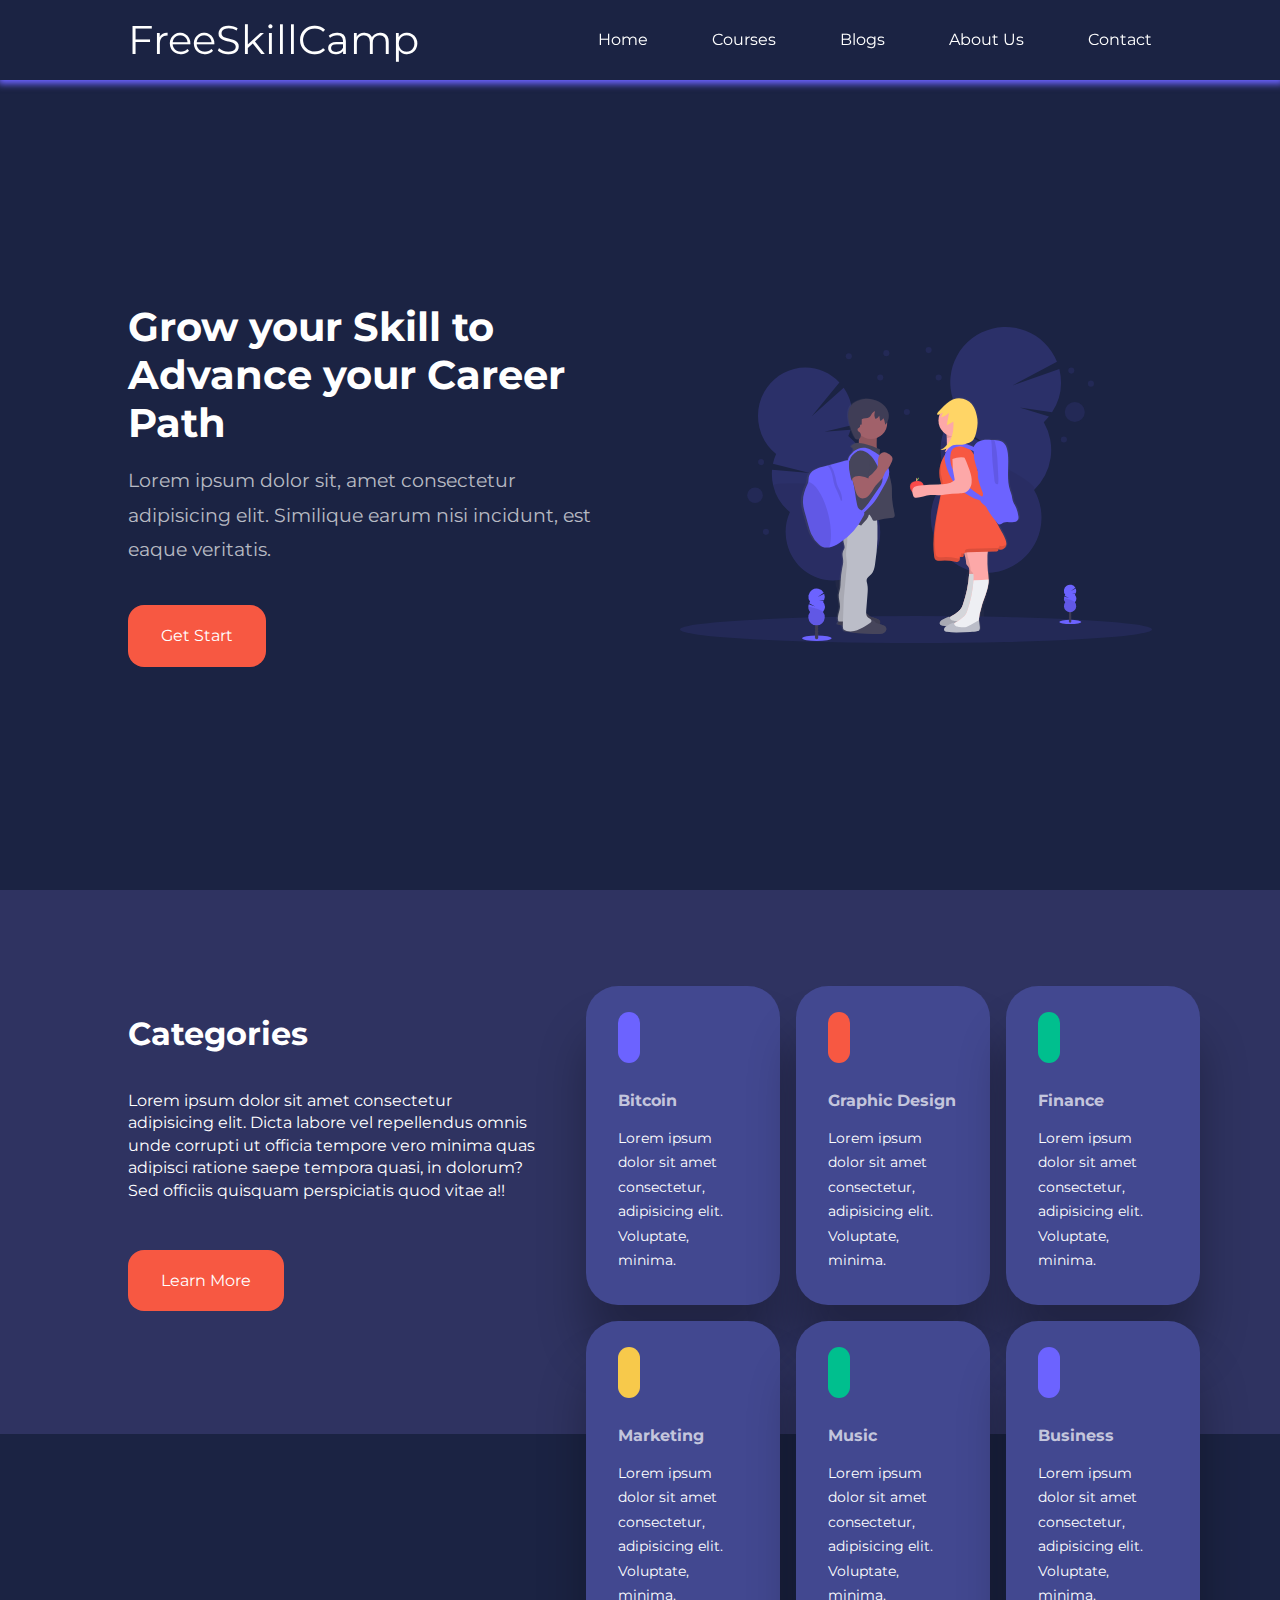
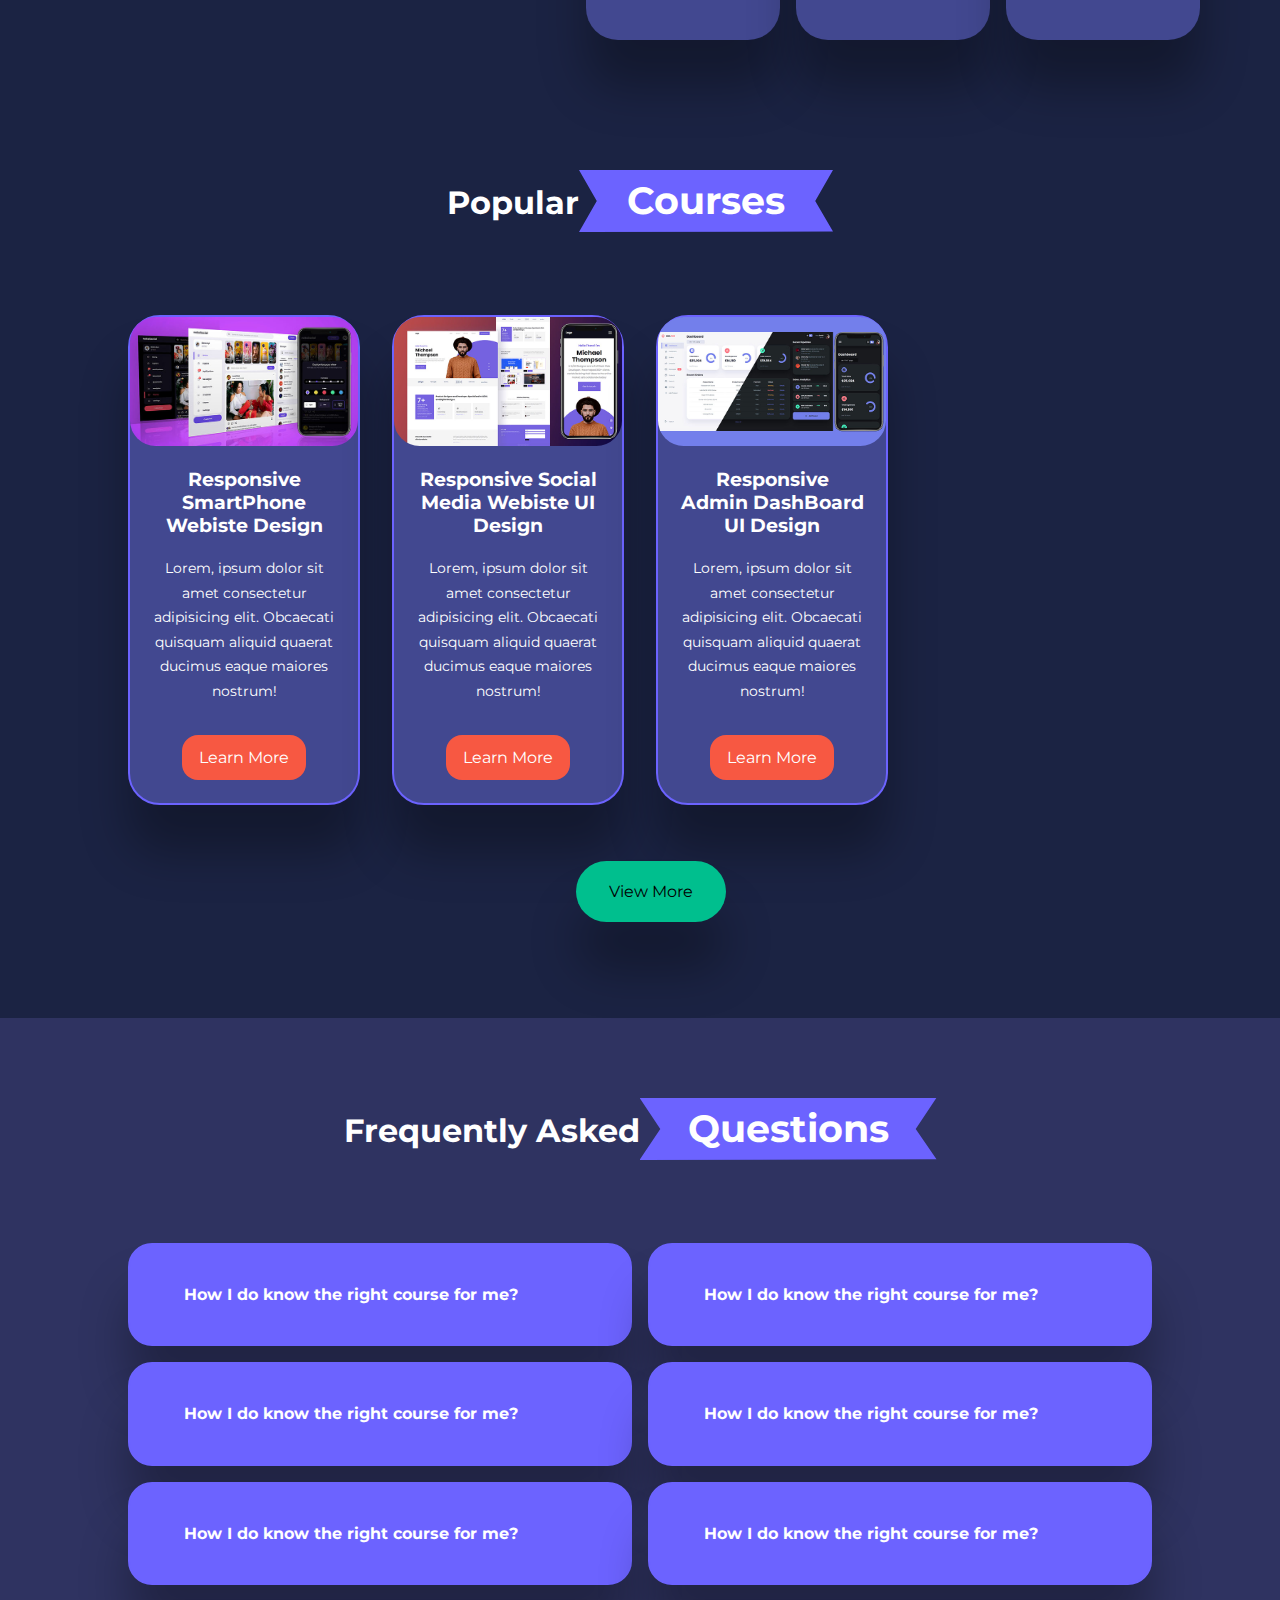
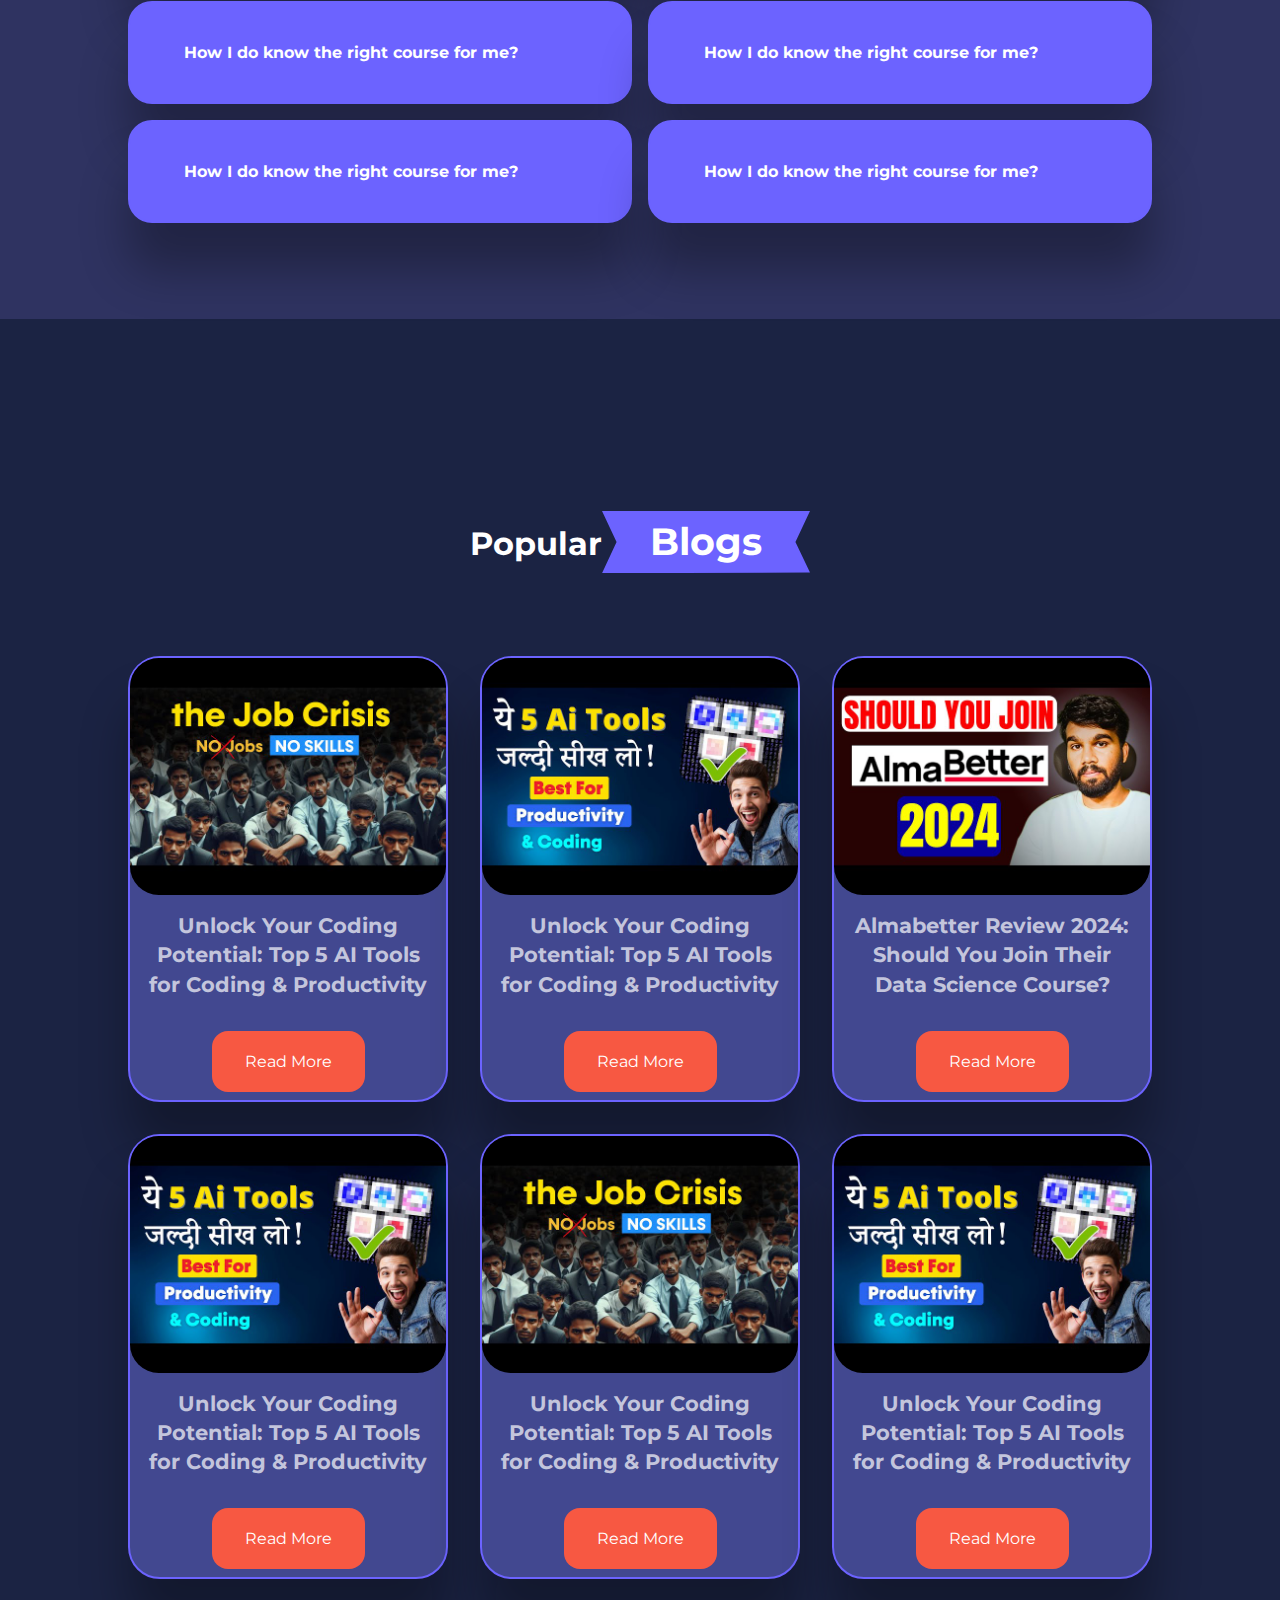
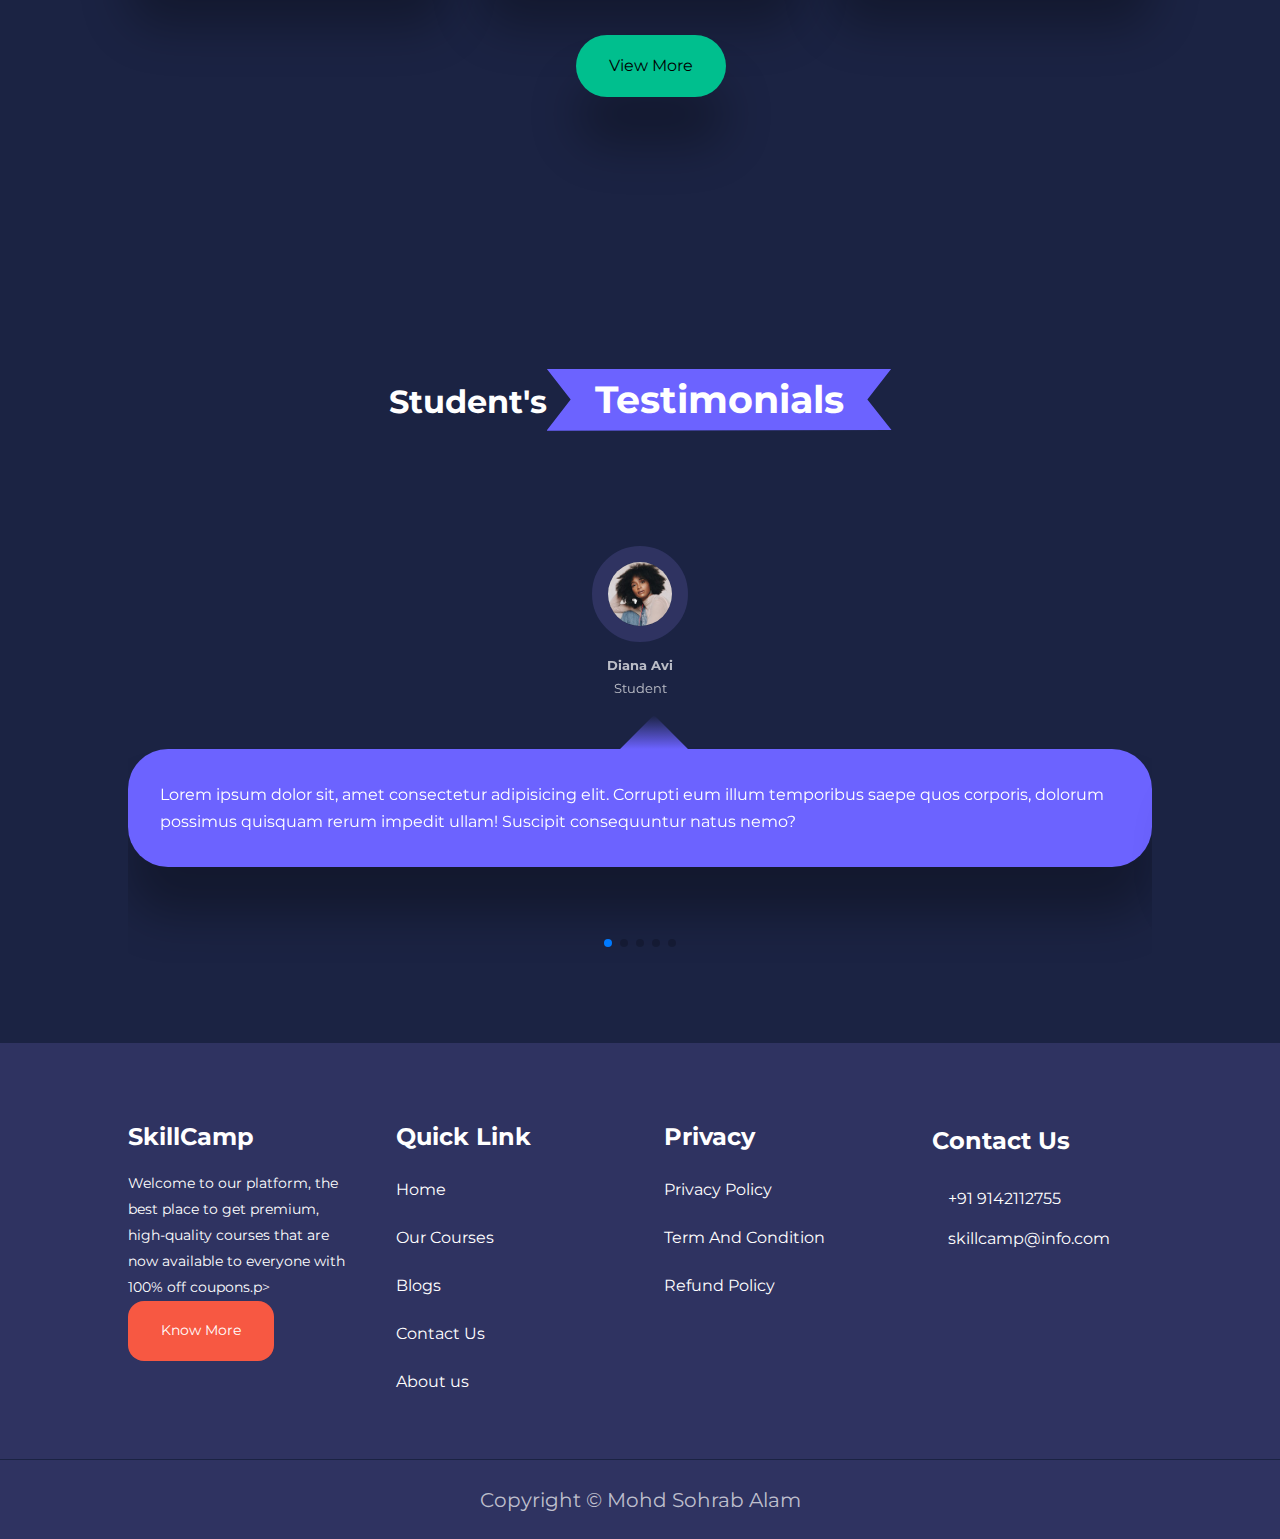
<file: index.html>
<!DOCTYPE html>
<html lang="en">
<head>
    <meta charset="UTF-8">
    <meta name="viewport" content="width=device-width, initial-scale=1.0">
    <!-- fontawsome line -->
    <link rel="stylesheet" href="https://cdnjs.cloudflare.com/ajax/libs/font-awesome/6.5.2/css/all.min.css" integrity="sha512-SnH5WK+bZxgPHs44uWIX+LLJAJ9/2PkPKZ5QiAj6Ta86w+fsb2TkcmfRyVX3pBnMFcV7oQPJkl9QevSCWr3W6A==" crossorigin="anonymous" referrerpolicy="no-referrer" />
    <!-- Style sheet  -->
     <link rel="stylesheet" href="Asset/CSS/style.css">
     <!-- Icons Coutlink -->
     <link rel="stylesheet" href="https://unicons.iconscout.com/release/v4.0.8/css/line.css">
     <!-- swiperjs -->
     <link
     rel="stylesheet"
     href="https://cdn.jsdelivr.net/npm/swiper@11/swiper-bundle.min.css"
   />
    <title>Education Multipage website project</title>
</head>
<body>
    <!-- ===========NAVBAR START========== -->
    <nav>
        <div class="container nav_container">
            <a href="index.html" class="logo">FreeSkillCamp</a>
            <ul class="nav_menu">
                <li><a href="index.html">Home</a></li>
                <li><a href="courses.html">Courses</a></li>
                <li><a href="bolg.html">Blogs</a></li>
                <li><a href="about.html">About Us</a></li>
                <li><a href="contact.html">Contact</a></li>
            </ul>
            <button id="open-menu-btn" onclick=""><i class="fa-solid fa-bars"></i></button>
            <button id="close-menu-btn"><i class="fa-solid fa-xmark"></i></button>
        </div>
    </nav>
    <!-- ===========NAVBAR END========== -->



    <!-- ===========HEADER START========== -->
        <header>
            <div class="container header-container">
                <div class="header-left">
                    <h1>Grow your Skill to Advance your Career Path</h1>
                    <p>Lorem ipsum dolor sit, amet consectetur adipisicing elit. Similique earum nisi incidunt, est eaque veritatis.</p>
                    <a href="contact.html" class="btn btn-primary">Get Start</a>
                </div>
                <div class="header-right">
                    <div class="header-right-img">
                        <img src="Asset/IMG/header.svg" alt="">
                    </div>
                </div>
            </div>
        </header>
    <!-- ===========HEADER END========== -->



    <!-- ===========Categories START========== -->
    <section class="categories">
        <div class="container cotegories-container">
            <div class="categories-left">
                <h1>Categories</h1>
                <p>Lorem ipsum dolor sit amet consectetur adipisicing elit. Dicta labore vel repellendus omnis unde corrupti ut officia tempore vero minima quas adipisci ratione saepe tempora quasi, in dolorum? Sed officiis quisquam perspiciatis quod vitae a!!</p>
                <a href="#" class="btn btn-primary" id="categories-btn">Learn More</a>
            </div>
            <div class="categories-right">
                <!-- 1 -->
                <article class="category">
                    <span class="category_icon"><i class="uil uil-bitcoin-circle"></i></span>
                    <h4>Bitcoin</h4>
                    <p>Lorem ipsum dolor sit amet consectetur, adipisicing elit. Voluptate, minima.</p>
                </article>

                <!-- 2 -->
                <article class="category">
                    <span class="category_icon"><i class="uil uil-palette"></i></span>
                    <h4>Graphic Design</h4>
                    <p>Lorem ipsum dolor sit amet consectetur, adipisicing elit. Voluptate, minima.</p>
                </article>

                <!-- 3 -->
                <article class="category">
                    <span class="category_icon"><i class="uil uil-usd-circle"></i></span>
                    <h4>Finance</h4>
                    <p>Lorem ipsum dolor sit amet consectetur, adipisicing elit. Voluptate, minima.</p>
                </article>
                
                <!-- 4 -->
                <article class="category">
                    <span class="category_icon"><i class="uil uil-megaphone"></i></span>
                    <h4>Marketing</h4>
                    <p>Lorem ipsum dolor sit amet consectetur, adipisicing elit. Voluptate, minima.</p>
                </article>

                <!-- 5 -->
                <article class="category">
                    <span class="category_icon"><i class="uil uil-music"></i></span>
                    <h4>Music</h4>
                    <p>Lorem ipsum dolor sit amet consectetur, adipisicing elit. Voluptate, minima.</p>
                </article>

                <!-- 6 -->
                <article class="category">
                    <span class="category_icon"><i class="uil uil-puzzle-piece"></i></span>
                    <h4>Business</h4>
                    <p>Lorem ipsum dolor sit amet consectetur, adipisicing elit. Voluptate, minima.</p>
                </article>
            </div>
        </div>
    </section>
    <!-- ===========Categories End========== -->

    <!-- ===========Courses========== -->
    <section class="courses">
        <div class="heading"><h2>Popular<span>Courses</span></h2></div>
        <div class="container courses-container">
            <article class="course">
                <div class="course-img">
                    <img src="Asset/IMG/course1.jpg" alt="">
                </div>
                <div class="course-info">
                    <h4>Responsive SmartPhone Webiste Design</h4>
                    <p>Lorem, ipsum dolor sit amet consectetur adipisicing elit. Obcaecati quisquam aliquid quaerat ducimus eaque maiores nostrum!</p>
                    <a href="courses.html" class="btn btn-primary">Learn More</a>
                </div>
            </article>
            <!-- 2 -->
            <article class="course">
                <div class="course-img">
                    <img src="Asset/IMG/course2.jpg" alt="">
                </div>
                <div class="course-info">
                    <h4>Responsive Social Media Webiste UI Design</h4>
                    <p>Lorem, ipsum dolor sit amet consectetur adipisicing elit. Obcaecati quisquam aliquid quaerat ducimus eaque maiores nostrum!</p>
                    <a href="courses.html" class="btn btn-primary">Learn More</a>
                </div>
            </article>
            <!-- 3 -->
            <article class="course">
                <div class="course-img">
                    <img src="Asset/IMG/course3.jpg" alt="">
                </div>
                <div class="course-info">
                    <h4>Responsive Admin DashBoard UI Design</h4>
                    <p>Lorem, ipsum dolor sit amet consectetur adipisicing elit. Obcaecati quisquam aliquid quaerat ducimus eaque maiores nostrum!</p>
                    <a href="courses.html" class="btn btn-primary">Learn More</a>
                </div>
            </article>
        </div>
        <a href="courses.html" class="btn btn-secondary">View More</a>
     </section>
    <!-- ===========Coursess========== -->

    <!-- ===========Frequently Ask Question Start========== -->
     <section class="faqs">
        <div class="heading"><h2>Frequently Asked<span> Questions</span></h2></div>
        <div class="container faqs-container">
            <article class="faq">
                <div class="faqs-icon"><i class="uil uil-plus"></i></div>
                <div class="question-answer">
                    <h4>How I do know the right course for me?</h4>
                    <p>Lorem ipsum dolor sit amet, consectetur adipisicing elit. Laboriosam quasi sunt explicabo, eaque dolore dolorem at autem dignissimos error itaque.</p>
                </div>
            </article>

            <!-- 2 -->
            <article class="faq">
                <div class="faqs-icon"><i class="uil uil-plus"></i></div>
                <div class="question-answer">
                    <h4>How I do know the right course for me?</h4>
                    <p>Lorem ipsum dolor sit amet, consectetur adipisicing elit. Laboriosam quasi sunt explicabo, eaque dolore dolorem at autem dignissimos error itaque.</p>
                </div>
            </article>
            <!-- 3 -->
            <article class="faq">
                <div class="faqs-icon"><i class="uil uil-plus"></i></div>
                <div class="question-answer">
                    <h4>How I do know the right course for me?</h4>
                    <p>Lorem ipsum dolor sit amet, consectetur adipisicing elit. Laboriosam quasi sunt explicabo, eaque dolore dolorem at autem dignissimos error itaque.</p>
                </div>
            </article>
            <!-- 4 -->
            <article class="faq">
                <div class="faqs-icon"><i class="uil uil-plus"></i></div>
                <div class="question-answer">
                    <h4>How I do know the right course for me?</h4>
                    <p>Lorem ipsum dolor sit amet, consectetur adipisicing elit. Laboriosam quasi sunt explicabo, eaque dolore dolorem at autem dignissimos error itaque.</p>
                </div>
            </article>
            <!-- 5 -->
            <article class="faq">
                <div class="faqs-icon"><i class="uil uil-plus"></i></div>
                <div class="question-answer">
                    <h4>How I do know the right course for me?</h4>
                    <p>Lorem ipsum dolor sit amet, consectetur adipisicing elit. Laboriosam quasi sunt explicabo, eaque dolore dolorem at autem dignissimos error itaque.</p>
                </div>
            </article>
            <!-- 6 -->
            <article class="faq">
                <div class="faqs-icon"><i class="uil uil-plus"></i></div>
                <div class="question-answer">
                    <h4>How I do know the right course for me?</h4>
                    <p>Lorem ipsum dolor sit amet, consectetur adipisicing elit. Laboriosam quasi sunt explicabo, eaque dolore dolorem at autem dignissimos error itaque.</p>
                </div>
            </article>
            <!-- 7 -->
            <article class="faq">
                <div class="faqs-icon"><i class="uil uil-plus"></i></div>
                <div class="question-answer">
                    <h4>How I do know the right course for me?</h4>
                    <p>Lorem ipsum dolor sit amet, consectetur adipisicing elit. Laboriosam quasi sunt explicabo, eaque dolore dolorem at autem dignissimos error itaque.</p>
                </div>
            </article>
            <!-- 8 -->
            <article class="faq">
                <div class="faqs-icon"><i class="uil uil-plus"></i></div>
                <div class="question-answer">
                    <h4>How I do know the right course for me?</h4>
                    <p>Lorem ipsum dolor sit amet, consectetur adipisicing elit. Laboriosam quasi sunt explicabo, eaque dolore dolorem at autem dignissimos error itaque.</p>
                </div>
            </article>
            <!-- 9 -->
            <article class="faq">
                <div class="faqs-icon"><i class="uil uil-plus"></i></div>
                <div class="question-answer">
                    <h4>How I do know the right course for me?</h4>
                    <p>Lorem ipsum dolor sit amet, consectetur adipisicing elit. Laboriosam quasi sunt explicabo, eaque dolore dolorem at autem dignissimos error itaque.</p>
                </div>
            </article>
            <!-- 10 -->
            <article class="faq">
                <div class="faqs-icon"><i class="uil uil-plus"></i></div>
                <div class="question-answer">
                    <h4>How I do know the right course for me?</h4>
                    <p>Lorem ipsum dolor sit amet, consectetur adipisicing elit. Laboriosam quasi sunt explicabo, eaque dolore dolorem at autem dignissimos error itaque.</p>
                </div>
            </article>
        </div>
     </section>
    <!-- ===========Frequently Ask Question End========== -->
    
     <!-- ===========Blog Start========== -->
     <section class="blogs">
        <div class="heading"><h2>Popular<span>Blogs</span></h2></div>
        <div class="container blogs-container">
            <!-- 1 -->
            <article class="blog">
                <div class="blog-img">
                    <img src="Asset/IMG/blog2.jpg" alt="">
                </div>
                <div class="blog-info">
                    <h4>Unlock Your Coding Potential: Top 5 AI Tools for Coding & Productivity</h4> 
                    <a href="Blogs/blog2.html" class="btn btn-primary">Read More</a>
                </div>
            </article>
            <!-- 2 -->
            <article class="blog">
                <div class="blog-img">
                    <img src="Asset/IMG/blog1.jpg" alt="">
                </div>
                <div class="blog-info">
                    <h4>Unlock Your Coding Potential: Top 5 AI Tools for Coding & Productivity</h4> 
                    <a href="Blogs/blog1.html" class="btn btn-primary">Read More</a>
                </div>
            </article>
            <!-- 3 -->
            <article class="blog">
                <div class="blog-img">
                    <img src="Asset/IMG/blog4.jpg" alt="">
                </div>
                <div class="blog-info">
                    <h4>Almabetter Review 2024: Should You Join Their Data Science Course?</h4> 
                    <a href="Blogs/blog4.html" class="btn btn-primary">Read More</a>
                </div>
            </article>
            <!-- 4 -->
            <article class="blog">
                <div class="blog-img">
                    <img src="Asset/IMG/blog1.jpg" alt="">
                </div>
                <div class="blog-info">
                    <h4>Unlock Your Coding Potential: Top 5 AI Tools for Coding & Productivity</h4> 
                    <a href="bolg.html" class="btn btn-primary">Read More</a>
                </div>
            </article>
            <!-- 5 -->
            <article class="blog">
                <div class="blog-img">
                    <img src="Asset/IMG/blog2.jpg" alt="">
                </div>
                <div class="blog-info">
                    <h4>Unlock Your Coding Potential: Top 5 AI Tools for Coding & Productivity</h4> 
                    <a href="bolg.html" class="btn btn-primary">Read More</a>
                </div>
            </article>
            <!-- 6 -->
            <article class="blog">
                <div class="blog-img">
                    <img src="Asset/IMG/blog1.jpg" alt="">
                </div>
                <div class="blog-info">
                    <h4>Unlock Your Coding Potential: Top 5 AI Tools for Coding & Productivity</h4> 
                    <a href="bolg.html" class="btn btn-primary">Read More</a>
                </div>
            </article>

    </div>
    <a href="bolg.html" class="btn btn-secondary">View More</a>
    </section>


    <!-- ===========TESTIMONIAL START========== -->
     <section class="container testimonials-container mySwiper">
        <div class="heading"><h2>Student's<span>Testimonials</span></h2></div>
        <div class="swiper-wrapper">
            <article class="testimonial swiper-slide">
                <div class="avatar">
                    <img src="Asset/IMG/avatar1.jpg" alt="">
                </div>
                <div class="testimonial-info">
                    <h5>Diana Avi</h5>
                    <small>Student</small>
                </div>
                <div class="testimonial-body">
                    <p>Lorem ipsum dolor sit, amet consectetur adipisicing elit. Corrupti eum illum temporibus saepe quos corporis, dolorum possimus quisquam rerum impedit ullam! Suscipit consequuntur natus nemo?</p>
                </div>
            </article>
            <!-- 2 -->
            <article class="testimonial swiper-slide">
                <div class="avatar">
                    <img src="Asset/IMG/avatar2.jpg" alt="">
                </div>
                <div class="testimonial-info">
                    <h5>Ernest Archiver</h5>
                    <small>Web Developer</small>
                </div>
                <div class="testimonial-body">
                    <p>Lorem ipsum dolor sit, amet consectetur adipisicing elit. Corrupti eum illum temporibus saepe quos corporis, dolorum possimus quisquam rerum impedit ullam! Suscipit consequuntur natus nemo?</p>
                </div>
            </article>
            <!-- 3 -->
            <article class="testimonial swiper-slide">
                <div class="avatar">
                    <img src="Asset/IMG/avatar3.jpg" alt="">
                </div>
                <div class="testimonial-info">
                    <h5>Edem Quist</h5>
                    <small>Student</small>
                </div>
                <div class="testimonial-body">
                    <p>Lorem ipsum dolor sit, amet consectetur adipisicing elit. Corrupti eum illum temporibus saepe quos corporis, dolorum possimus quisquam rerum impedit ullam! Suscipit consequuntur natus nemo?</p>
                </div>
            </article>
            <!-- 4 -->
            <article class="testimonial swiper-slide">
                <div class="avatar">
                    <img src="Asset/IMG/avatar4.jpg" alt="">
                </div>
                <div class="testimonial-info">
                    <h5>Hajia Bintu</h5>
                    <small>Student</small>
                </div>
                <div class="testimonial-body">
                    <p>Lorem ipsum dolor sit, amet consectetur adipisicing elit. Corrupti eum illum temporibus saepe quos corporis, dolorum possimus quisquam rerum impedit ullam! Suscipit consequuntur natus nemo?</p>
                </div>
            </article>
            <!-- 5 -->
            <article class="testimonial swiper-slide">
                <div class="avatar">
                    <img src="Asset/IMG/avatar5.jpg" alt="">
                </div>
                <div class="testimonial-info">
                    <h5>John Deo</h5>
                    <small>Student</small>
                </div>
                <div class="testimonial-body">
                    <p>Lorem ipsum dolor sit, amet consectetur adipisicing elit. Corrupti eum illum temporibus saepe quos corporis, dolorum possimus quisquam rerum impedit ullam! Suscipit consequuntur natus nemo?</p>
                </div>
            </article>
        </div>
        <div class="swiper-pagination"></div>
     </section>
    <!-- ===========TESTIMONIAL END========== -->

<!-- FOOTER START -->
     <section class="footer">
        <div class="container footer-container">
            <div class="footer-1">
                <h4><a href="index.html">SkillCamp</a></h4>
                <p>Welcome to our platform, the best place to get premium, high-quality courses that are now available to everyone with 100% off coupons.p>
                <a href="about.html" class="btn btn-primary">Know More</a>
            </div>

            <div class="footer-2">
                <h4>Quick Link</h4>
                <ul class="quicklink">
                    <li><a href="index.html"><i class="fa fa-arrow-right"></i>Home</a></li>
                    <li><a href="courses.html"><i class="fa fa-arrow-right"></i>Our Courses</a></li>
                    <li><a href="bolg.html"><i class="fa fa-arrow-right"></i>Blogs</a></li>
                    <li><a href="contact.html"><i class="fa fa-arrow-right"></i>Contact Us</a></li>
                    <li><a href="about.html"><i class="fa fa-arrow-right"></i>About us</a></li>
                </ul>
            </div>
            <div class="footer-3">
                <h4>Privacy</h4>
                <ul class="privacy">
                    <li><a href="#">Privacy Policy</a></li>
                    <li><a href="#">Term And Condition</a></li>
                    <li><a href="#">Refund Policy</a></li>
                </ul>
            </div>

            <div class="footer-4">
                <h4>Contact Us</h4>
                <div class="contact-info">
                    <p><i class="fa fa-phone"></i>+91 9142112755</p>
                    <p><i class="fa fa-envelope"></i>skillcamp@info.com</p>
                </div>
                <ul class="share">
                    <li><a href="https://www.facebook.com/profile.php?id=100028439742457" target="_blank"   class="fa-brands fa-facebook"></a></li>
                    <li><a href="https://twitter.com/MohdSohrab59263"  target="_blank"  class="fa-brands fa-twitter"></a></li>
                    <li><a href="https://www.instagram.com/mohd_sohrab__23/"  target="_blank"  class="fa-brands fa-instagram"></a></li>
                    <li><a href="https://www.linkedin.com/in/mohd-sohrab-alam-046422249/"  target="_blank"  class="fa-brands fa-linkedin"></a></li>
    
                </ul>
            </div>
            
        </div>
        <div class="footer-copyright">
            <small>Copyright &copy; Mohd Sohrab Alam</small>
        </div>
     </section>
<!-- FOOTER End -->

    <script src="https://cdn.jsdelivr.net/npm/swiper@11/swiper-bundle.min.js"></script>
     <script src="Asset/JS/main.js"></script>
</body>
</html>
</file>
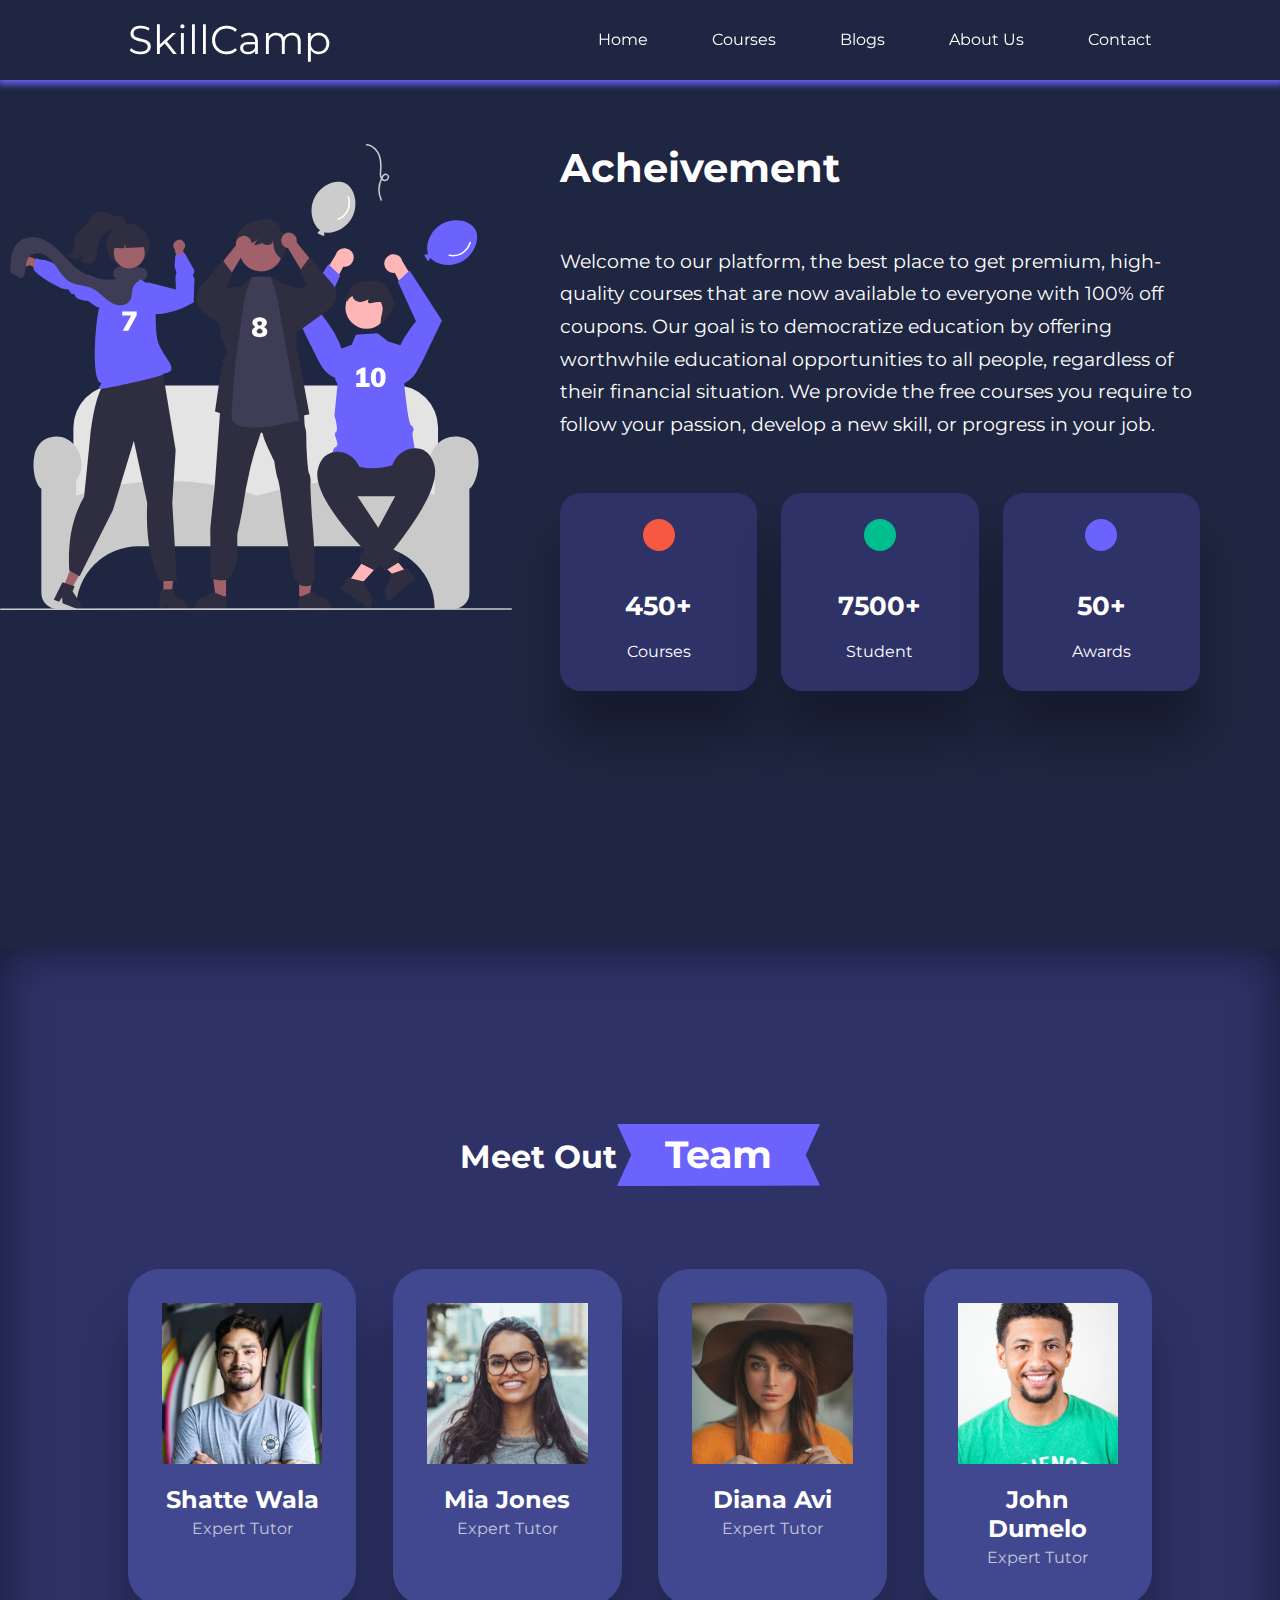
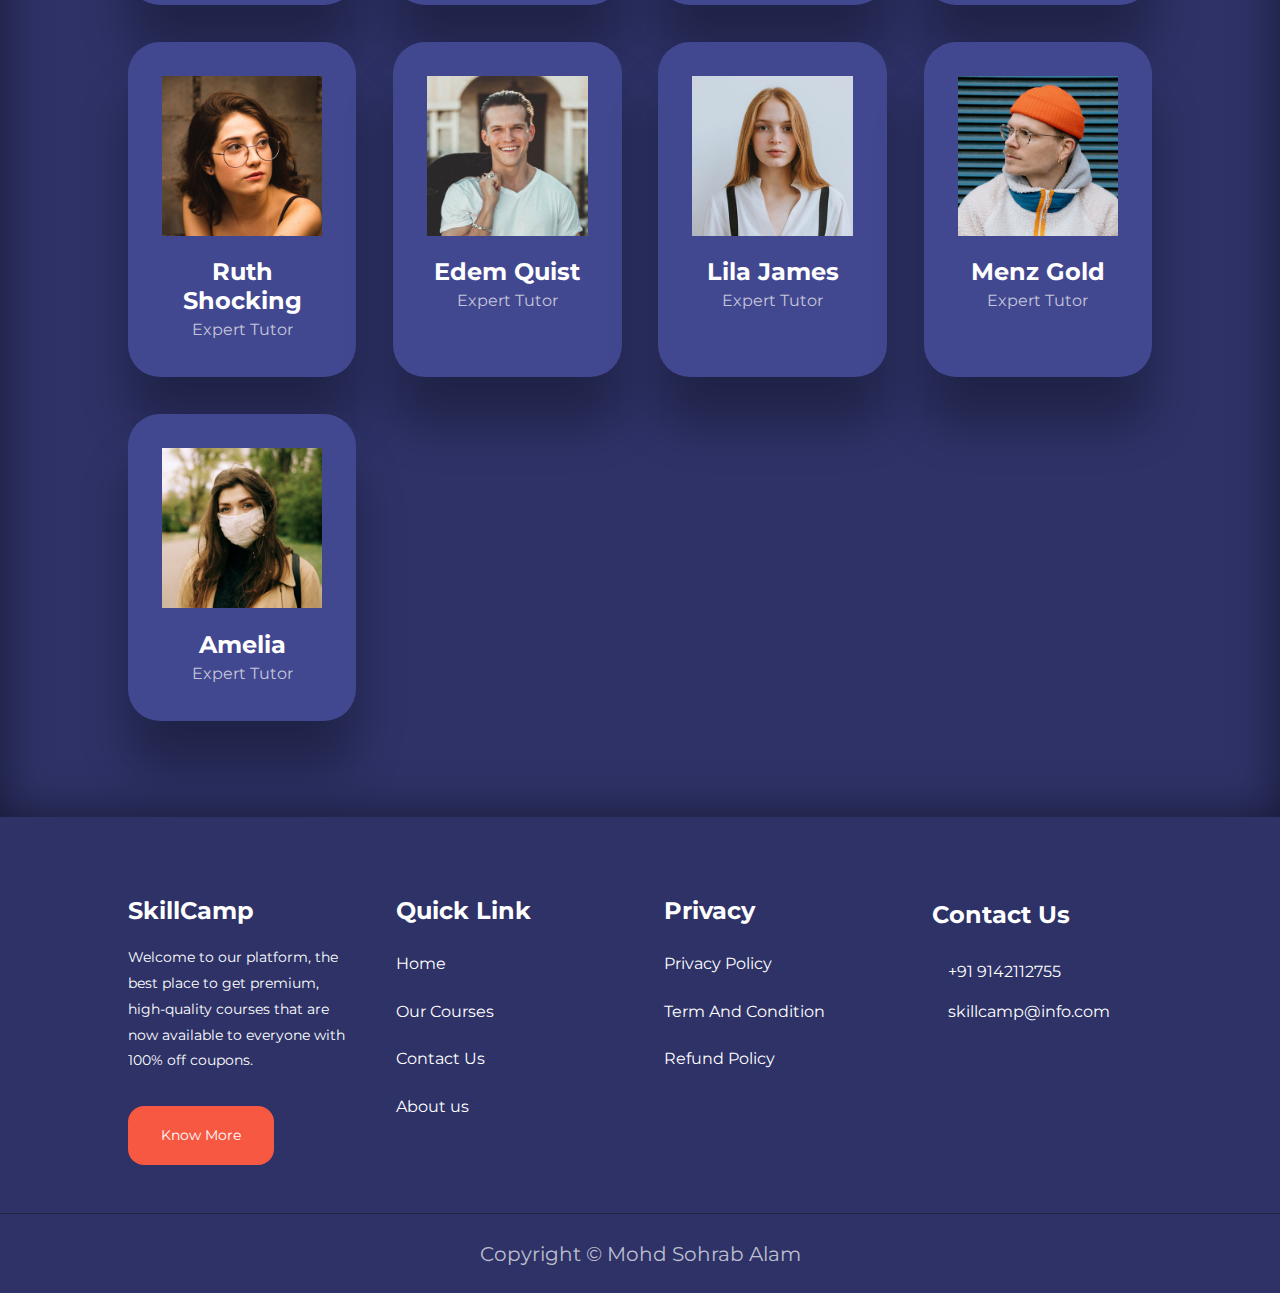
<file: about.html>
<!DOCTYPE html>
<html lang="en">
<head>
    <meta charset="UTF-8">
    <meta name="viewport" content="width=device-width, initial-scale=1.0">
    <!-- fontawsome line -->
    <link rel="stylesheet" href="https://cdnjs.cloudflare.com/ajax/libs/font-awesome/6.5.2/css/all.min.css" integrity="sha512-SnH5WK+bZxgPHs44uWIX+LLJAJ9/2PkPKZ5QiAj6Ta86w+fsb2TkcmfRyVX3pBnMFcV7oQPJkl9QevSCWr3W6A==" crossorigin="anonymous" referrerpolicy="no-referrer" />
    <!-- Style sheet  -->
    <link rel="stylesheet" href="Asset/CSS/style.css">
    <link rel="stylesheet" href="Asset/CSS/about.css">
    <!-- Icons Coutlink -->
    <link rel="stylesheet" href="https://unicons.iconscout.com/release/v4.0.8/css/line.css">
    <!-- swiperjs -->
    <link
    rel="stylesheet"
    href="https://cdn.jsdelivr.net/npm/swiper@11/swiper-bundle.min.css"/>
    <title>About us Page</title>
</head>
<body>
    <!-- ===========NAVBAR START========== -->
        <nav>
            <div class="container nav_container">
                <a href="index.html" class="logo">SkillCamp</a>
                <ul class="nav_menu">
                    <li><a href="index.html">Home</a></li>
                    <li><a href="courses.html">Courses</a></li>
                    <li><a href="bolg.html">Blogs</a></li>
                    <li><a href="about.html">About Us</a></li>
                    <li><a href="contact.html">Contact</a></li>
                </ul>
                <button id="open-menu-btn" onclick=""><i class="fa-solid fa-bars"></i></button>
                <button id="close-menu-btn"><i class="fa-solid fa-xmark"></i></button>
            </div>
        </nav>
    <!-- ===========NAVBAR END========== -->
    <!-- Achivement section Start -->
    <section class="about-achievement">
        <div class="conatiner about-achievement-container">
            <div class="about-achievement-left">
                <img src="Asset/IMG/about achievements.svg" alt="">
            </div>
            <div class="about-achievement-right">
                <h1>Acheivement</h1>
                <p>Welcome to our platform, the best place to get premium, high-quality courses that are now available to everyone with 100% off coupons. Our goal is to democratize education by offering worthwhile educational opportunities to all people, regardless of their financial situation. We provide the free courses you require to follow your passion, develop a new skill, or progress in your job.</p>
                <div class="achievement-cards">
                    <article class="achievement-card">
                        <span class="achievement-icons">
                            <i class="uil uil-video"></i>
                        </span>
                        <h3>450+</h3>
                        <p>Courses</p>
                    </article>
                    <!-- 2 -->
                    <article class="achievement-card">
                        <span class="achievement-icons">
                            <i class="uil uil-users-alt"></i>
                        </span>
                        <h3>7500+</h3>
                        <p>Student</p>
                    </article>
                    <!-- 3 -->
                    <article class="achievement-card">
                        <span class="achievement-icons">
                            <i class="uil uil-trophy"></i>
                        </span>
                        <h3>50+</h3>
                        <p>Awards</p>
                    </article>
                </div>
            </div>
        </div>
    </section>
    <!-- Achivement section End -->
    <!-- Team Member Start -->
    <section class="team">
        <div class="heading"><h1>Meet Out<span>Team</span></h1></div>
        <div class="container team-container">
            <article class="team-member">
                <div class="team-member-img">
                    <img src="Asset/IMG/tm1.jpg">
                </div>
                <div class="team-member-info">
                    <h4>Shatte Wala</h4>
                    <p>Expert Tutor</p>
                </div>
                <div class="team-member-social">
                    <a href="#" target="_blank"><i class="uil uil-instagram"></i></a>
                    <a href="#" target="_blank"><i class="uil uil-github-alt"></i></a>
                    <a href="#" target="_blank"><i class="uil uil-linkedin-alt"></i></a>
                    <a href="#" target="_blank"><i class="uil uil-twitter-alt"></i></a>
                </div>
            </article>
            <!-- 2 -->
            <article class="team-member">
                <div class="team-member-img">
                    <img src="Asset/IMG/tm2.jpg">
                </div>
                <div class="team-member-info">
                    <h4>Mia Jones</h4>
                    <p>Expert Tutor</p>
                </div>
                <div class="team-member-social">
                    <a href="#" target="_blank"><i class="uil uil-instagram"></i></a>
                    <a href="#" target="_blank"><i class="uil uil-github-alt"></i></a>
                    <a href="#" target="_blank"><i class="uil uil-linkedin-alt"></i></a>
                    <a href="#" target="_blank"><i class="uil uil-twitter-alt"></i></a>
                </div>
            </article>
            <!-- 3 -->
            <article class="team-member">
                <div class="team-member-img">
                    <img src="Asset/IMG/tm3.jpg">
                </div>
                <div class="team-member-info">
                    <h4>Diana Avi</h4>
                    <p>Expert Tutor</p>
                </div>
                <div class="team-member-social">
                    <a href="#" target="_blank"><i class="uil uil-instagram"></i></a>
                    <a href="#" target="_blank"><i class="uil uil-github-alt"></i></a>
                    <a href="#" target="_blank"><i class="uil uil-linkedin-alt"></i></a>
                    <a href="#" target="_blank"><i class="uil uil-twitter-alt"></i></a>
                </div>
            </article>
            <!-- 4 -->
            <article class="team-member">
                <div class="team-member-img">
                    <img src="Asset/IMG/tm4.jpg">
                </div>
                <div class="team-member-info">
                    <h4>John Dumelo</h4>
                    <p>Expert Tutor</p>
                </div>
                <div class="team-member-social">
                    <a href="#" target="_blank"><i class="uil uil-instagram"></i></a>
                    <a href="#" target="_blank"><i class="uil uil-github-alt"></i></a>
                    <a href="#" target="_blank"><i class="uil uil-linkedin-alt"></i></a>
                    <a href="#" target="_blank"><i class="uil uil-twitter-alt"></i></a>
                </div>
            </article>
            <!-- 5 -->
            <article class="team-member">
                <div class="team-member-img">
                    <img src="Asset/IMG/tm5.jpg">
                </div>
                <div class="team-member-info">
                    <h4>Ruth Shocking</h4>
                    <p>Expert Tutor</p>
                </div>
                <div class="team-member-social">
                    <a href="#" target="_blank"><i class="uil uil-instagram"></i></a>
                    <a href="#" target="_blank"><i class="uil uil-github-alt"></i></a>
                    <a href="#" target="_blank"><i class="uil uil-linkedin-alt"></i></a>
                    <a href="#" target="_blank"><i class="uil uil-twitter-alt"></i></a>
                </div>
            </article>
            <!-- 6 -->
            <article class="team-member">
                <div class="team-member-img">
                    <img src="Asset/IMG/tm6.jpg">
                </div>
                <div class="team-member-info">
                    <h4>Edem Quist</h4>
                    <p>Expert Tutor</p>
                </div>
                <div class="team-member-social">
                    <a href="#" target="_blank"><i class="uil uil-instagram"></i></a>
                    <a href="#" target="_blank"><i class="uil uil-github-alt"></i></a>
                    <a href="#" target="_blank"><i class="uil uil-linkedin-alt"></i></a>
                    <a href="#" target="_blank"><i class="uil uil-twitter-alt"></i></a>
                </div>
            </article>
            <!-- 7 -->
            <article class="team-member">
                <div class="team-member-img">
                    <img src="Asset/IMG/tm7.jpg">
                </div>
                <div class="team-member-info">
                    <h4>Lila James</h4>
                    <p>Expert Tutor</p>
                </div>
                <div class="team-member-social">
                    <a href="#" target="_blank"><i class="uil uil-instagram"></i></a>
                    <a href="#" target="_blank"><i class="uil uil-github-alt"></i></a>
                    <a href="#" target="_blank"><i class="uil uil-linkedin-alt"></i></a>
                    <a href="#" target="_blank"><i class="uil uil-twitter-alt"></i></a>
                </div>
            </article>
            <!-- 8 -->
            <article class="team-member">
                <div class="team-member-img">
                    <img src="Asset/IMG/tm8.jpg">
                </div>
                <div class="team-member-info">
                    <h4>Menz Gold</h4>
                    <p>Expert Tutor</p>
                </div>
                <div class="team-member-social">
                    <a href="#" target="_blank"><i class="uil uil-instagram"></i></a>
                    <a href="#" target="_blank"><i class="uil uil-github-alt"></i></a>
                    <a href="#" target="_blank"><i class="uil uil-linkedin-alt"></i></a>
                    <a href="#" target="_blank"><i class="uil uil-twitter-alt"></i></a>
                </div>
            </article>
            <!-- 9 -->
            <article class="team-member">
                <div class="team-member-img">
                    <img src="Asset/IMG/tm9.jpg">
                </div>
                <div class="team-member-info">
                    <h4>Amelia</h4>
                    <p>Expert Tutor</p>
                </div>
                <div class="team-member-social">
                    <a href="#" target="_blank"><i class="uil uil-instagram"></i></a>
                    <a href="#" target="_blank"><i class="uil uil-github-alt"></i></a>
                    <a href="#" target="_blank"><i class="uil uil-linkedin-alt"></i></a>
                    <a href="#" target="_blank"><i class="uil uil-twitter-alt"></i></a>
                </div>
            </article>
        </div>
    </section>

    <!-- Team Member End -->



    <!-- FOOTER START -->
    <section class="footer">
        <div class="container footer-container">
            <div class="footer-1">
                <h4><a href="index.html">SkillCamp</a></h4>
                <p>Welcome to our platform, the best place to get premium, high-quality courses that are now available to everyone with 100% off coupons.</p>
                <a href="about.html" class="btn btn-primary">Know More</a>
            </div>

            <div class="footer-2">
                <h4>Quick Link</h4>
                <ul class="quicklink">
                    <li><a href="index.html"><i class="fa fa-arrow-right"></i>Home</a></li>
                    <li><a href="courses.html"><i class="fa fa-arrow-right"></i>Our Courses</a></li>
                    <li><a href="contact.html"><i class="fa fa-arrow-right"></i>Contact Us</a></li>
                    <li><a href="about.html"><i class="fa fa-arrow-right"></i>About us</a></li>
                </ul>
            </div>
            <div class="footer-3">
                <h4>Privacy</h4>
                <ul class="privacy">
                    <li><a href="#">Privacy Policy</a></li>
                    <li><a href="#">Term And Condition</a></li>
                    <li><a href="#">Refund Policy</a></li>
                </ul>
            </div>

            <div class="footer-4">
                <h4>Contact Us</h4>
                <div class="contact-info">
                    <p><i class="fa fa-phone"></i>+91 9142112755</p>
                    <p><i class="fa fa-envelope"></i>skillcamp@info.com</p>
                </div>
                <ul class="share">
                    <li><a href="https://www.facebook.com/profile.php?id=100028439742457" target="_blank"   class="fa-brands fa-facebook"></a></li>
                    <li><a href="https://twitter.com/MohdSohrab59263"  target="_blank"  class="fa-brands fa-twitter"></a></li>
                    <li><a href="https://www.instagram.com/mohd_sohrab__23/"  target="_blank"  class="fa-brands fa-instagram"></a></li>
                    <li><a href="https://www.linkedin.com/in/mohd-sohrab-alam-046422249/"  target="_blank"  class="fa-brands fa-linkedin"></a></li>
    
                </ul>
            </div>
            
        </div>
        <div class="footer-copyright">
            <small>Copyright &copy; Mohd Sohrab Alam</small>
        </div>
    </section>
<!-- FOOTER End -->

<script src="https://cdn.jsdelivr.net/npm/swiper@11/swiper-bundle.min.js"></script>
<script src="Asset/JS/main.js"></script>
</body>
</html>
</file>
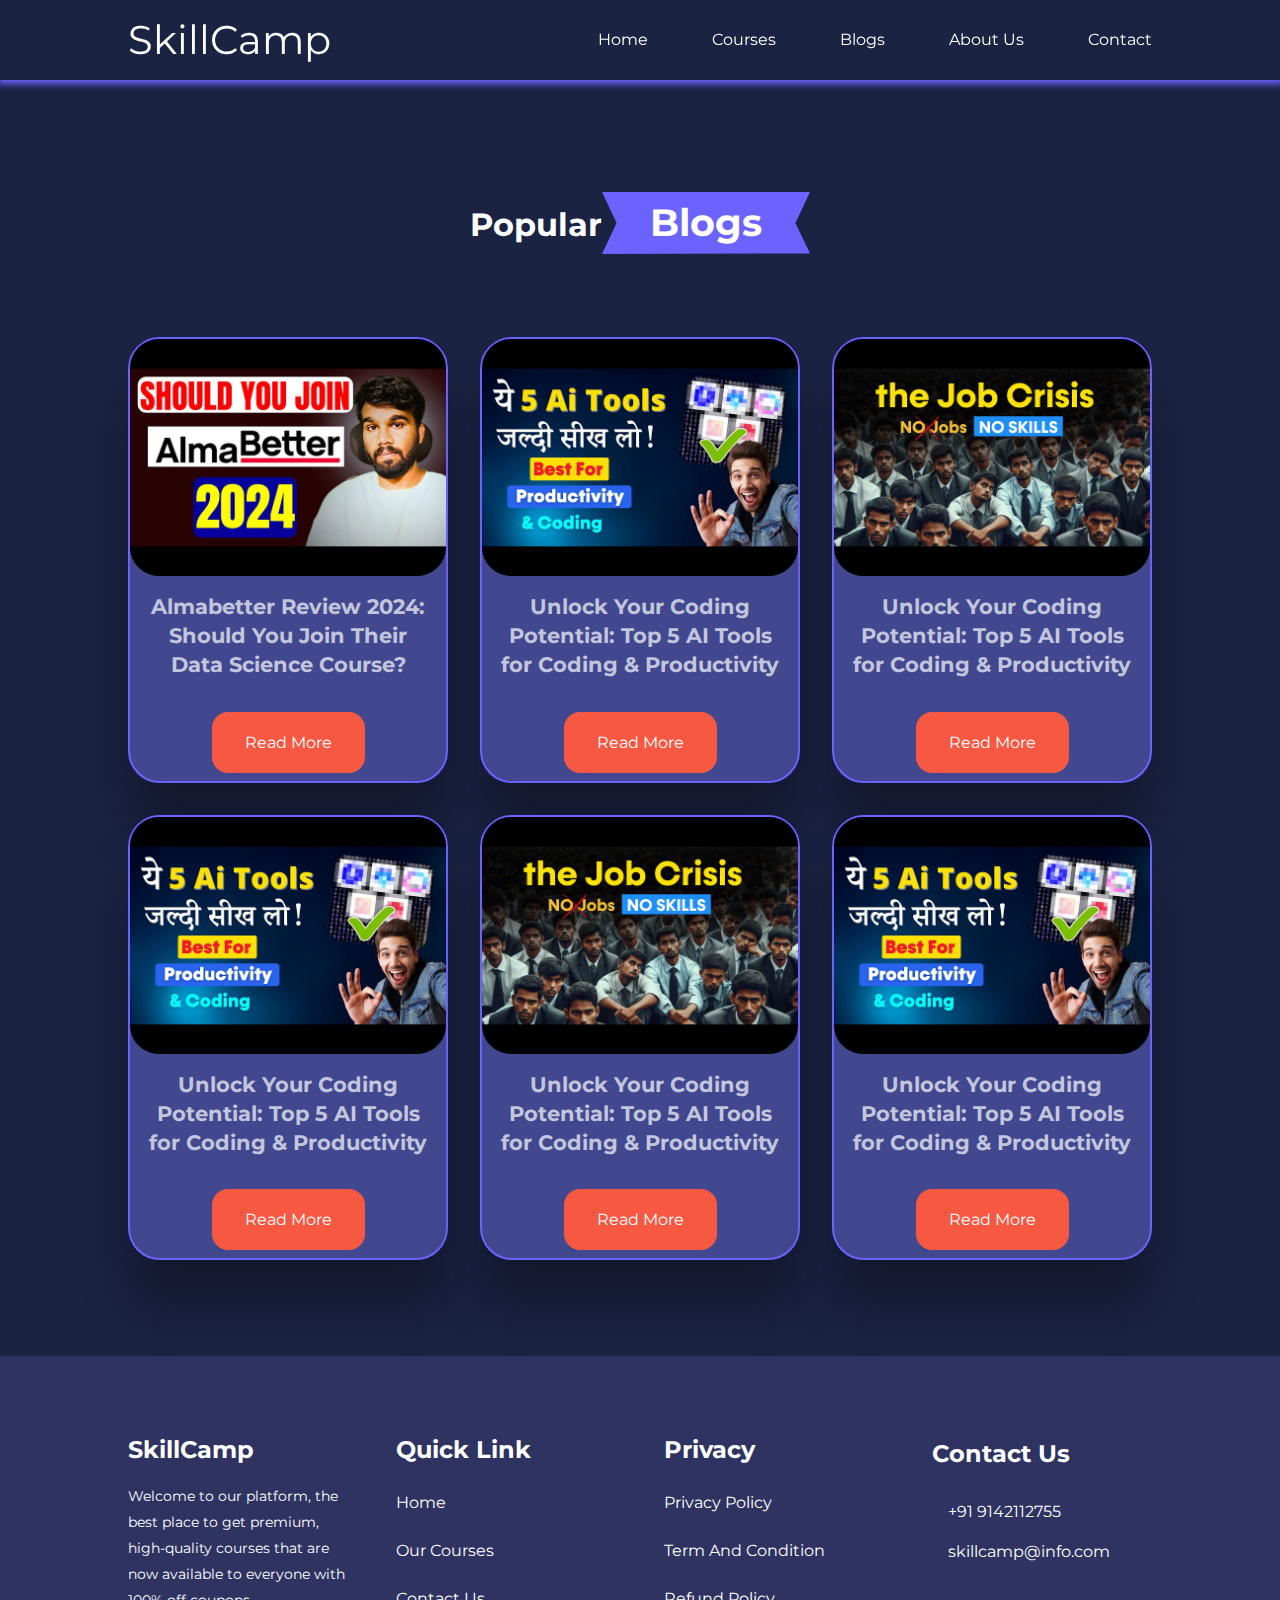
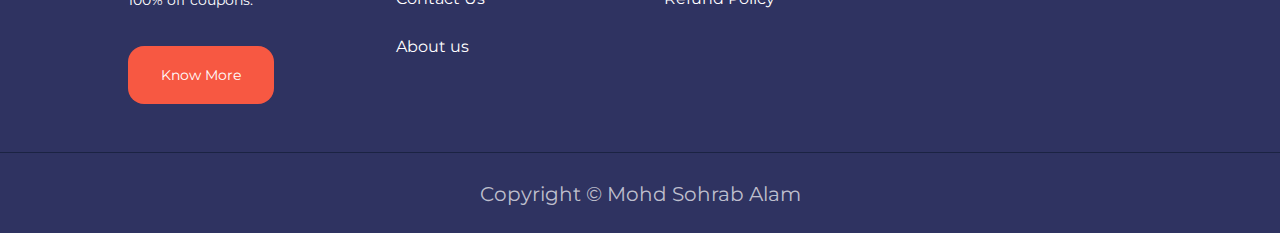
<file: bolg.html>
<!DOCTYPE html>
<html lang="en">
<head>
    <meta charset="UTF-8">
    <meta name="viewport" content="width=device-width, initial-scale=1.0">
    <!-- fontawsome line -->
    <link rel="stylesheet" href="https://cdnjs.cloudflare.com/ajax/libs/font-awesome/6.5.2/css/all.min.css" integrity="sha512-SnH5WK+bZxgPHs44uWIX+LLJAJ9/2PkPKZ5QiAj6Ta86w+fsb2TkcmfRyVX3pBnMFcV7oQPJkl9QevSCWr3W6A==" crossorigin="anonymous" referrerpolicy="no-referrer" />
    <!-- Style sheet  -->
    <link rel="stylesheet" href="Asset/CSS/blog.css">
     <link rel="stylesheet" href="Asset/CSS/style.css">
     <!-- Icons Coutlink -->
     <link rel="stylesheet" href="https://unicons.iconscout.com/release/v4.0.8/css/line.css">
     <!-- swiperjs -->
     <link
     rel="stylesheet"
     href="https://cdn.jsdelivr.net/npm/swiper@11/swiper-bundle.min.css"
   />
    <title>Education Multipage website project</title>
</head>
<body>
    <!-- ===========NAVBAR START========== -->
    <nav>
        <div class="container nav_container">
            <a href="index.html" class="logo">SkillCamp</a>
            <ul class="nav_menu">
                <li><a href="index.html">Home</a></li>
                <li><a href="courses.html">Courses</a></li>
                <li><a href="bolg.html">Blogs</a></li>
                <li><a href="about.html">About Us</a></li>
                <li><a href="contact.html">Contact</a></li>
            </ul>
            <button id="open-menu-btn" onclick=""><i class="fa-solid fa-bars"></i></button>
            <button id="close-menu-btn"><i class="fa-solid fa-xmark"></i></button>
        </div>
    </nav>
    <!-- ===========NAVBAR END========== -->

    <!-- ===========Categories Start========== -->   
    <!-- ===========Categories End========== -->
    

    <section class="blogs">
        <div class="heading"><h2>Popular<span>Blogs</span></h2></div>
        <div class="container blogs-container">
            <!-- 1 -->
            <article class="blog">
                <div class="blog-img">
                    <img src="Asset/IMG/blog4.jpg" alt="">
                </div>
                <div class="blog-info">
                    <h4>Almabetter Review 2024: Should You Join Their Data Science Course?</h4> 
                    <a href="Blogs/blog4.html" class="btn btn-primary">Read More</a>
                </div>
            </article>
            <!-- 2 -->
            <article class="blog">
                <div class="blog-img">
                    <img src="Asset/IMG/blog1.jpg" alt="">
                </div>
                <div class="blog-info">
                    <h4>Unlock Your Coding Potential: Top 5 AI Tools for Coding & Productivity</h4> 
                    <a href="Blogs/blog1.html" class="btn btn-primary">Read More</a>
                </div>
            </article>
            <!-- 3 -->
            <article class="blog">
                <div class="blog-img">
                    <img src="Asset/IMG/blog2.jpg" alt="">
                </div>
                <div class="blog-info">
                    <h4>Unlock Your Coding Potential: Top 5 AI Tools for Coding & Productivity</h4> 
                    <a href="Blogs/blog2.html" class="btn btn-primary">Read More</a>
                </div>
            </article>
            <!-- 4 -->
            <article class="blog">
                <div class="blog-img">
                    <img src="Asset/IMG/blog1.jpg" alt="">
                </div>
                <div class="blog-info">
                    <h4>Unlock Your Coding Potential: Top 5 AI Tools for Coding & Productivity</h4> 
                    <a href="Blogs/blog1.html" class="btn btn-primary">Read More</a>
                </div>
            </article>
            <!-- 5 -->
            <article class="blog">
                <div class="blog-img">
                    <img src="Asset/IMG/blog2.jpg" alt="">
                </div>
                <div class="blog-info">
                    <h4>Unlock Your Coding Potential: Top 5 AI Tools for Coding & Productivity</h4> 
                    <a href="bolg.html" class="btn btn-primary">Read More</a>
                </div>
            </article>
            <!-- 6 -->
            <article class="blog">
                <div class="blog-img">
                    <img src="Asset/IMG/blog1.jpg" alt="">
                </div>
                <div class="blog-info">
                    <h4>Unlock Your Coding Potential: Top 5 AI Tools for Coding & Productivity</h4> 
                    <a href="bolg.html" class="btn btn-primary">Read More</a>
                </div>
            </article>

    </div>
    </section>
    <!-- ===========Blog End========== -->



    
<!-- FOOTER START -->
<section class="footer">
    <div class="container footer-container">
        <div class="footer-1">
            <h4><a href="index.html">SkillCamp</a></h4>
            <p>Welcome to our platform, the best place to get premium, high-quality courses that are now available to everyone with 100% off coupons.</p>
            <a href="about.html" class="btn btn-primary">Know More</a>
        </div>

        <div class="footer-2">
            <h4>Quick Link</h4>
            <ul class="quicklink">
                <li><a href="index.html"><i class="fa fa-arrow-right"></i>Home</a></li>
                <li><a href="courses.html"><i class="fa fa-arrow-right"></i>Our Courses</a></li>
                <li><a href="contact.html"><i class="fa fa-arrow-right"></i>Contact Us</a></li>
                <li><a href="about.html"><i class="fa fa-arrow-right"></i>About us</a></li>
            </ul>
        </div>
        <div class="footer-3">
            <h4>Privacy</h4>
            <ul class="privacy">
                <li><a href="#">Privacy Policy</a></li>
                <li><a href="#">Term And Condition</a></li>
                <li><a href="#">Refund Policy</a></li>
            </ul>
        </div>

        <div class="footer-4">
            <h4>Contact Us</h4>
            <div class="contact-info">
                <p><i class="fa fa-phone"></i>+91 9142112755</p>
                <p><i class="fa fa-envelope"></i>skillcamp@info.com</p>
            </div>
            <ul class="share">
                <li><a href="https://www.facebook.com/profile.php?id=100028439742457" target="_blank"   class="fa-brands fa-facebook"></a></li>
                <li><a href="https://twitter.com/MohdSohrab59263"  target="_blank"  class="fa-brands fa-twitter"></a></li>
                <li><a href="https://www.instagram.com/mohd_sohrab__23/"  target="_blank"  class="fa-brands fa-instagram"></a></li>
                <li><a href="https://www.linkedin.com/in/mohd-sohrab-alam-046422249/"  target="_blank"  class="fa-brands fa-linkedin"></a></li>

            </ul>
        </div>
        
    </div>
    <div class="footer-copyright">
        <small>Copyright &copy; Mohd Sohrab Alam</small>
    </div>
 </section>
<!-- FOOTER End -->

<script src="https://cdn.jsdelivr.net/npm/swiper@11/swiper-bundle.min.js"></script>
 <script src="Asset/JS/main.js"></script>
</body>
</html>
</file>
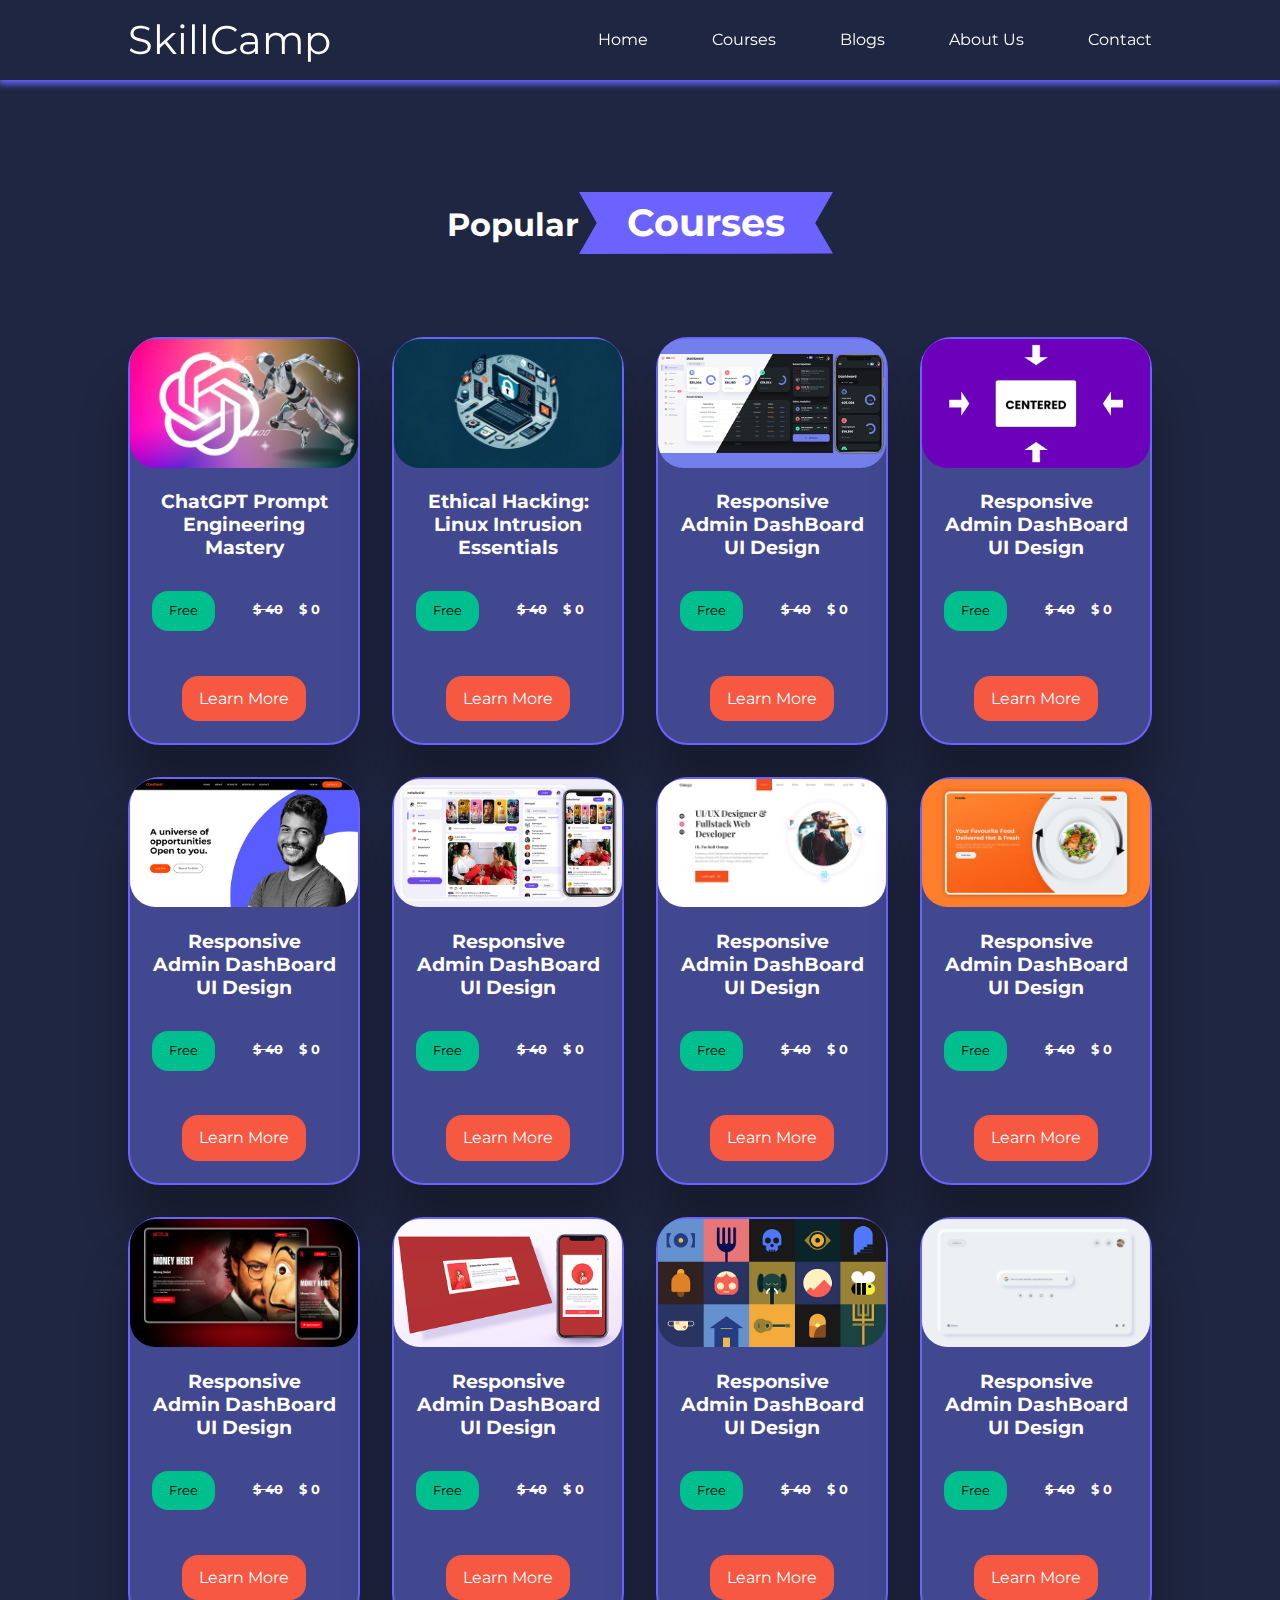
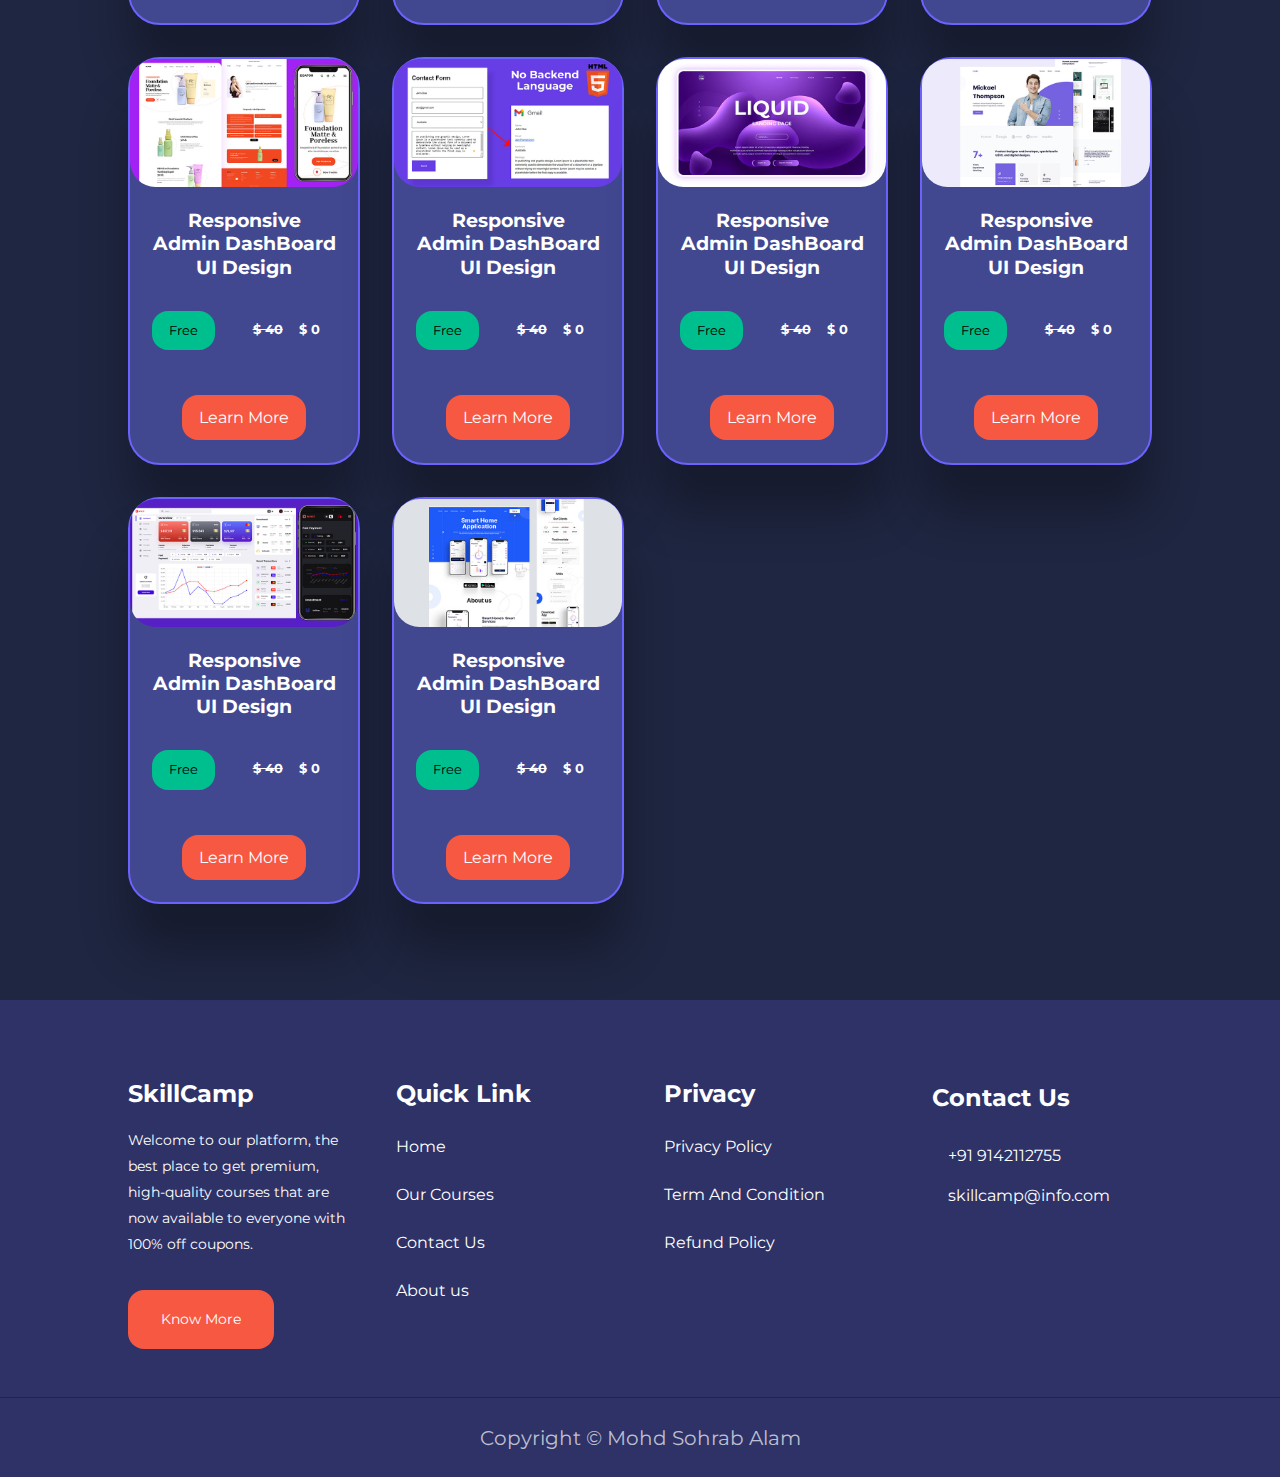
<file: courses.html>
<!DOCTYPE html>
<html lang="en">
<head>
    <meta charset="UTF-8">
    <meta name="viewport" content="width=device-width, initial-scale=1.0">
    <!-- fontawsome line -->
    <link rel="stylesheet" href="https://cdnjs.cloudflare.com/ajax/libs/font-awesome/6.5.2/css/all.min.css" integrity="sha512-SnH5WK+bZxgPHs44uWIX+LLJAJ9/2PkPKZ5QiAj6Ta86w+fsb2TkcmfRyVX3pBnMFcV7oQPJkl9QevSCWr3W6A==" crossorigin="anonymous" referrerpolicy="no-referrer" />
    <!-- Style sheet  -->
    <link rel="stylesheet" href="Asset/CSS/style.css">
    <link rel="stylesheet" href="Asset/CSS/about.css">
    <!-- Icons Coutlink -->
    <link rel="stylesheet" href="https://unicons.iconscout.com/release/v4.0.8/css/line.css">
    <!-- swiperjs -->
    <link
    rel="stylesheet"
    href="https://cdn.jsdelivr.net/npm/swiper@11/swiper-bundle.min.css"/>
    <title>FreeSkillCamp</title>
    <style>
        .courses{
            margin-top: 1rem;
        }
    </style>
</head>
<body>
    <!-- ===========NAVBAR START========== -->
        <nav>
            <div class="container nav_container">
                <a href="index.html" class="logo">SkillCamp</a>
                <ul class="nav_menu">
                    <li><a href="index.html">Home</a></li>
                    <li><a href="courses.html">Courses</a></li>
                    <li><a href="bolg.html">Blogs</a></li>
                    <li><a href="about.html">About Us</a></li>
                    <li><a href="contact.html">Contact</a></li>
                </ul>
                <button id="open-menu-btn" onclick=""><i class="fa-solid fa-bars"></i></button>
                <button id="close-menu-btn"><i class="fa-solid fa-xmark"></i></button>
            </div>
        </nav>
    <!-- ===========NAVBAR END========== --->
        <!-- ===========Coursese========== -->
        <section class="courses">
            <div class="heading"><h2>Popular<span>Courses</span></h2></div>
            <div class="container courses-container">
                <article class="course">
                    <div class="course-img">
                        <img src="Asset/IMG/Courses-img/course1.jpg" alt="">
                    </div>
                    <div class="course-info">
                        <h4>ChatGPT Prompt Engineering Mastery</h4>
                        <div class="free-Price">
                            <p class="free">Free</p>
                            <p class="ac-price"><span>$ 40</span>$ 0 </p>
                        </div>
                        <a href="Courses/course1.html" class="btn btn-primary">Learn More</a>
                    </div>
                </article>
                <!-- 2 -->
                <article class="course">
                    <div class="course-img">
                        <img src="Asset/IMG/Courses-img/course2.jpg" alt="">
                    </div>
                    <div class="course-info">
                        <h4>Ethical Hacking: Linux Intrusion Essentials</h4>
                        <div class="free-Price">
                            <p class="free">Free</p>
                            <p class="ac-price"><span>$ 40</span>$ 0 </p>
                        </div>
                        <a href="Courses/course2.html" class="btn btn-primary">Learn More</a>
                    </div>
                </article>
                <!-- 3 -->
                <article class="course">
                    <div class="course-img">
                        <img src="Asset/IMG/course3.jpg" alt="">
                    </div>
                    <div class="course-info">
                        <h4>Responsive Admin DashBoard UI Design</h4>
                        <div class="free-Price">
                            <p class="free">Free</p>
                            <p class="ac-price"><span>$ 40</span>$ 0 </p>
                        </div>
                        <a href="courses.html" class="btn btn-primary">Learn More</a>
                    </div>
                </article>
                <!-- 4 -->
                <article class="course">
                    <div class="course-img">
                        <img src="Asset/IMG/course4.jpg" alt="">
                    </div>
                    <div class="course-info">
                        <h4>Responsive Admin DashBoard UI Design</h4>
                        <div class="free-Price">
                            <p class="free">Free</p>
                            <p class="ac-price"><span>$ 40</span>$ 0 </p>
                        </div>
                        <a href="courses.html" class="btn btn-primary">Learn More</a>
                    </div>
                </article>
                <!-- 5 -->
                <article class="course">
                    <div class="course-img">
                        <img src="Asset/IMG/course5.jpg" alt="">
                    </div>
                    <div class="course-info">
                        <h4>Responsive Admin DashBoard UI Design</h4>
                        <div class="free-Price">
                            <p class="free">Free</p>
                            <p class="ac-price"><span>$ 40</span>$ 0 </p>
                        </div>
                        <a href="courses.html" class="btn btn-primary">Learn More</a>
                    </div>
                </article>
                <!-- 6 -->
                <article class="course">
                    <div class="course-img">
                        <img src="Asset/IMG/course6.jpg" alt="">
                    </div>
                    <div class="course-info">
                        <h4>Responsive Admin DashBoard UI Design</h4>
                        <div class="free-Price">
                            <p class="free">Free</p>
                            <p class="ac-price"><span>$ 40</span>$ 0 </p>
                        </div>
                        <a href="courses.html" class="btn btn-primary">Learn More</a>
                    </div>
                </article>
                <!-- 7 -->
                <article class="course">
                    <div class="course-img">
                        <img src="Asset/IMG/course7.jpg" alt="">
                    </div>
                    <div class="course-info">
                        <h4>Responsive Admin DashBoard UI Design</h4>
                        <div class="free-Price">
                            <p class="free">Free</p>
                            <p class="ac-price"><span>$ 40</span>$ 0 </p>
                        </div>
                        <a href="courses.html" class="btn btn-primary">Learn More</a>
                    </div>
                </article>
                <!-- 8 -->
                <article class="course">
                    <div class="course-img">
                        <img src="Asset/IMG/course8.jpg" alt="">
                    </div>
                    <div class="course-info">
                        <h4>Responsive Admin DashBoard UI Design</h4>
                        <div class="free-Price">
                            <p class="free">Free</p>
                            <p class="ac-price"><span>$ 40</span>$ 0 </p>
                        </div>
                        <a href="courses.html" class="btn btn-primary">Learn More</a>
                    </div>
                </article>
                <!-- 9 -->
                <article class="course">
                    <div class="course-img">
                        <img src="Asset/IMG/course9.jpg" alt="">
                    </div>
                    <div class="course-info">
                        <h4>Responsive Admin DashBoard UI Design</h4>
                        <div class="free-Price">
                            <p class="free">Free</p>
                            <p class="ac-price"><span>$ 40</span>$ 0 </p>
                        </div>
                        <a href="courses.html" class="btn btn-primary">Learn More</a>
                    </div>
                </article>
                <!-- 10 -->
                <article class="course">
                    <div class="course-img">
                        <img src="Asset/IMG/course10.jpg" alt="">
                    </div>
                    <div class="course-info">
                        <h4>Responsive Admin DashBoard UI Design</h4>
                        <div class="free-Price">
                            <p class="free">Free</p>
                            <p class="ac-price"><span>$ 40</span>$ 0 </p>
                        </div>
                        <a href="courses.html" class="btn btn-primary">Learn More</a>
                    </div>
                </article>
                <!-- 11 -->
                <article class="course">
                    <div class="course-img">
                        <img src="Asset/IMG/course11.jpg" alt="">
                    </div>
                    <div class="course-info">
                        <h4>Responsive Admin DashBoard UI Design</h4>
                        <div class="free-Price">
                            <p class="free">Free</p>
                            <p class="ac-price"><span>$ 40</span>$ 0 </p>
                        </div>
                        <a href="courses.html" class="btn btn-primary">Learn More</a>
                    </div>
                </article>
                <!-- 12 -->
                <article class="course">
                    <div class="course-img">
                        <img src="Asset/IMG/course12.jpg" alt="">
                    </div>
                    <div class="course-info">
                        <h4>Responsive Admin DashBoard UI Design</h4>
                        <div class="free-Price">
                            <p class="free">Free</p>
                            <p class="ac-price"><span>$ 40</span>$ 0 </p>
                        </div>
                        <a href="courses.html" class="btn btn-primary">Learn More</a>
                    </div>
                </article>
                <!-- 13 -->
                <article class="course">
                    <div class="course-img">
                        <img src="Asset/IMG/course13.jpg" alt="">
                    </div>
                    <div class="course-info">
                        <h4>Responsive Admin DashBoard UI Design</h4>
                        <div class="free-Price">
                            <p class="free">Free</p>
                            <p class="ac-price"><span>$ 40</span>$ 0 </p>
                        </div>
                        <a href="courses.html" class="btn btn-primary">Learn More</a>
                    </div>
                </article>
                <!-- 14 -->
                <article class="course">
                    <div class="course-img">
                        <img src="Asset/IMG/course14.jpg" alt="">
                    </div>
                    <div class="course-info">
                        <h4>Responsive Admin DashBoard UI Design</h4>
                        <div class="free-Price">
                            <p class="free">Free</p>
                            <p class="ac-price"><span>$ 40</span>$ 0 </p>
                        </div>
                        <a href="courses.html" class="btn btn-primary">Learn More</a>
                    </div>
                </article>
                <!-- 15 -->
                <article class="course">
                    <div class="course-img">
                        <img src="Asset/IMG/course15.jpg" alt="">
                    </div>
                    <div class="course-info">
                        <h4>Responsive Admin DashBoard UI Design</h4>
                        <div class="free-Price">
                            <p class="free">Free</p>
                            <p class="ac-price"><span>$ 40</span>$ 0 </p>
                        </div>
                        <a href="courses.html" class="btn btn-primary">Learn More</a>
                    </div>
                </article>
                <!-- 16 -->
                <article class="course">
                    <div class="course-img">
                        <img src="Asset/IMG/course16.jpg" alt="">
                    </div>
                    <div class="course-info">
                        <h4>Responsive Admin DashBoard UI Design</h4>
                        <div class="free-Price">
                            <p class="free">Free</p>
                            <p class="ac-price"><span>$ 40</span>$ 0 </p>
                        </div>
                        <a href="courses.html" class="btn btn-primary">Learn More</a>
                    </div>
                </article>
                <!-- 17 -->
                <article class="course">
                    <div class="course-img">
                        <img src="Asset/IMG/course17.jpg" alt="">
                    </div>
                    <div class="course-info">
                        <h4>Responsive Admin DashBoard UI Design</h4>
                        <div class="free-Price">
                            <p class="free">Free</p>
                            <p class="ac-price"><span>$ 40</span>$ 0 </p>
                        </div>
                        <a href="courses.html" class="btn btn-primary">Learn More</a>
                    </div>
                </article>
                <!-- 18 -->
                <article class="course">
                    <div class="course-img">
                        <img src="Asset/IMG/course18.jpg" alt="">
                    </div>
                    <div class="course-info">
                        <h4>Responsive Admin DashBoard UI Design</h4>
                        <div class="free-Price">
                            <p class="free">Free</p>
                            <p class="ac-price"><span>$ 40</span>$ 0 </p>
                        </div>
                        <a href="courses.html" class="btn btn-primary">Learn More</a>
                    </div>
                </article>
            </div>
        </section>
        <!-- ===========Coursess========== -->



    
<!-- FOOTER START -->
<section class="footer">
    <div class="container footer-container">
        <div class="footer-1">
            <h4><a href="index.html">SkillCamp</a></h4>
            <p>Welcome to our platform, the best place to get premium, high-quality courses that are now available to everyone with 100% off coupons.</p>
            <a href="about.html" class="btn btn-primary">Know More</a>
        </div>

        <div class="footer-2">
            <h4>Quick Link</h4>
            <ul class="quicklink">
                <li><a href="index.html"><i class="fa fa-arrow-right"></i>Home</a></li>
                <li><a href="courses.html"><i class="fa fa-arrow-right"></i>Our Courses</a></li>
                <li><a href="contact.html"><i class="fa fa-arrow-right"></i>Contact Us</a></li>
                <li><a href="about.html"><i class="fa fa-arrow-right"></i>About us</a></li>
            </ul>
        </div>
        <div class="footer-3">
            <h4>Privacy</h4>
            <ul class="privacy">
                <li><a href="#">Privacy Policy</a></li>
                <li><a href="#">Term And Condition</a></li>
                <li><a href="#">Refund Policy</a></li>
            </ul>
        </div>

        <div class="footer-4">
            <h4>Contact Us</h4>
            <div class="contact-info">
                <p><i class="fa fa-phone"></i>+91 9142112755</p>
                <p><i class="fa fa-envelope"></i>skillcamp@info.com</p>
            </div>
            <ul class="share">
                <li><a href="https://www.facebook.com/profile.php?id=100028439742457" target="_blank"   class="fa-brands fa-facebook"></a></li>
                <li><a href="https://twitter.com/MohdSohrab59263"  target="_blank"  class="fa-brands fa-twitter"></a></li>
                <li><a href="https://www.instagram.com/mohd_sohrab__23/"  target="_blank"  class="fa-brands fa-instagram"></a></li>
                <li><a href="https://www.linkedin.com/in/mohd-sohrab-alam-046422249/"  target="_blank"  class="fa-brands fa-linkedin"></a></li>

            </ul>
        </div>
        
    </div>
    <div class="footer-copyright">
        <small>Copyright &copy; Mohd Sohrab Alam</small>
    </div>
 </section>
<!-- FOOTER End -->

<script src="https://cdn.jsdelivr.net/npm/swiper@11/swiper-bundle.min.js"></script>
 <script src="Asset/JS/main.js"></script>
</body>
</html>
</file>
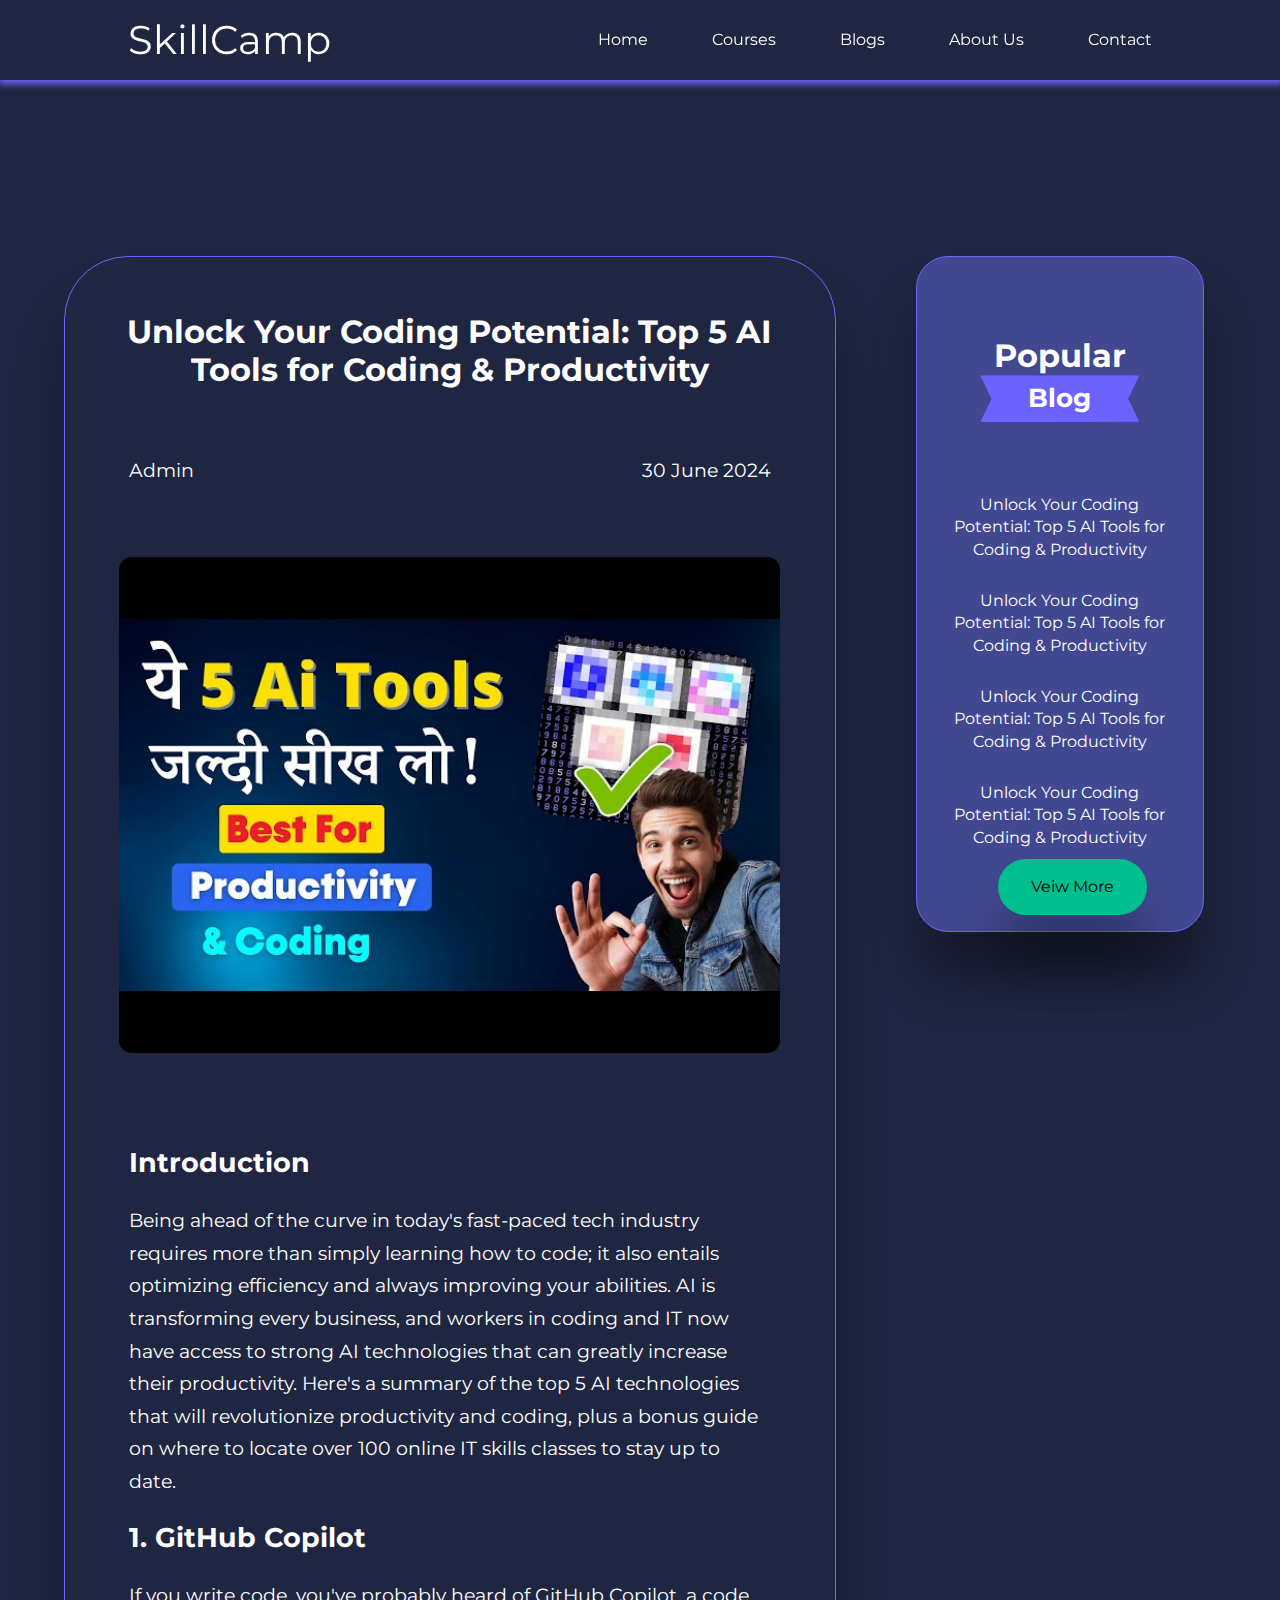
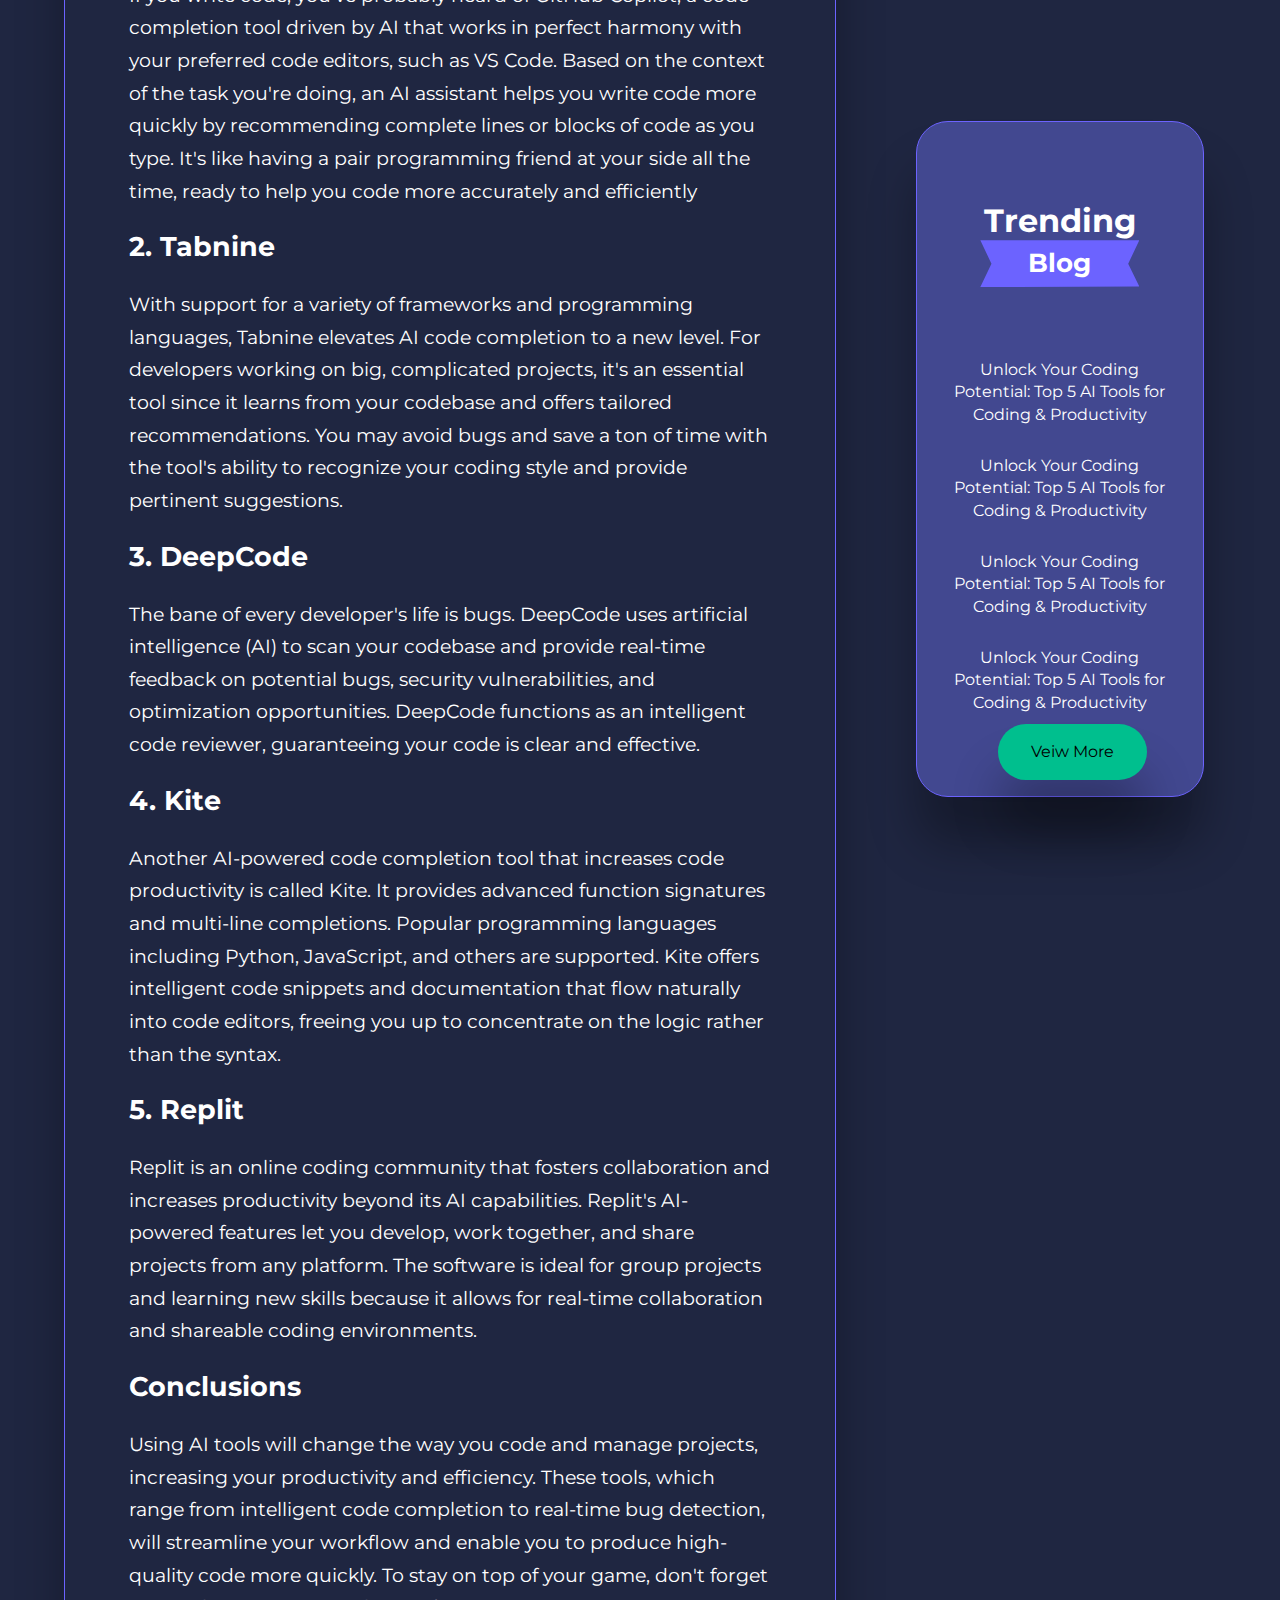
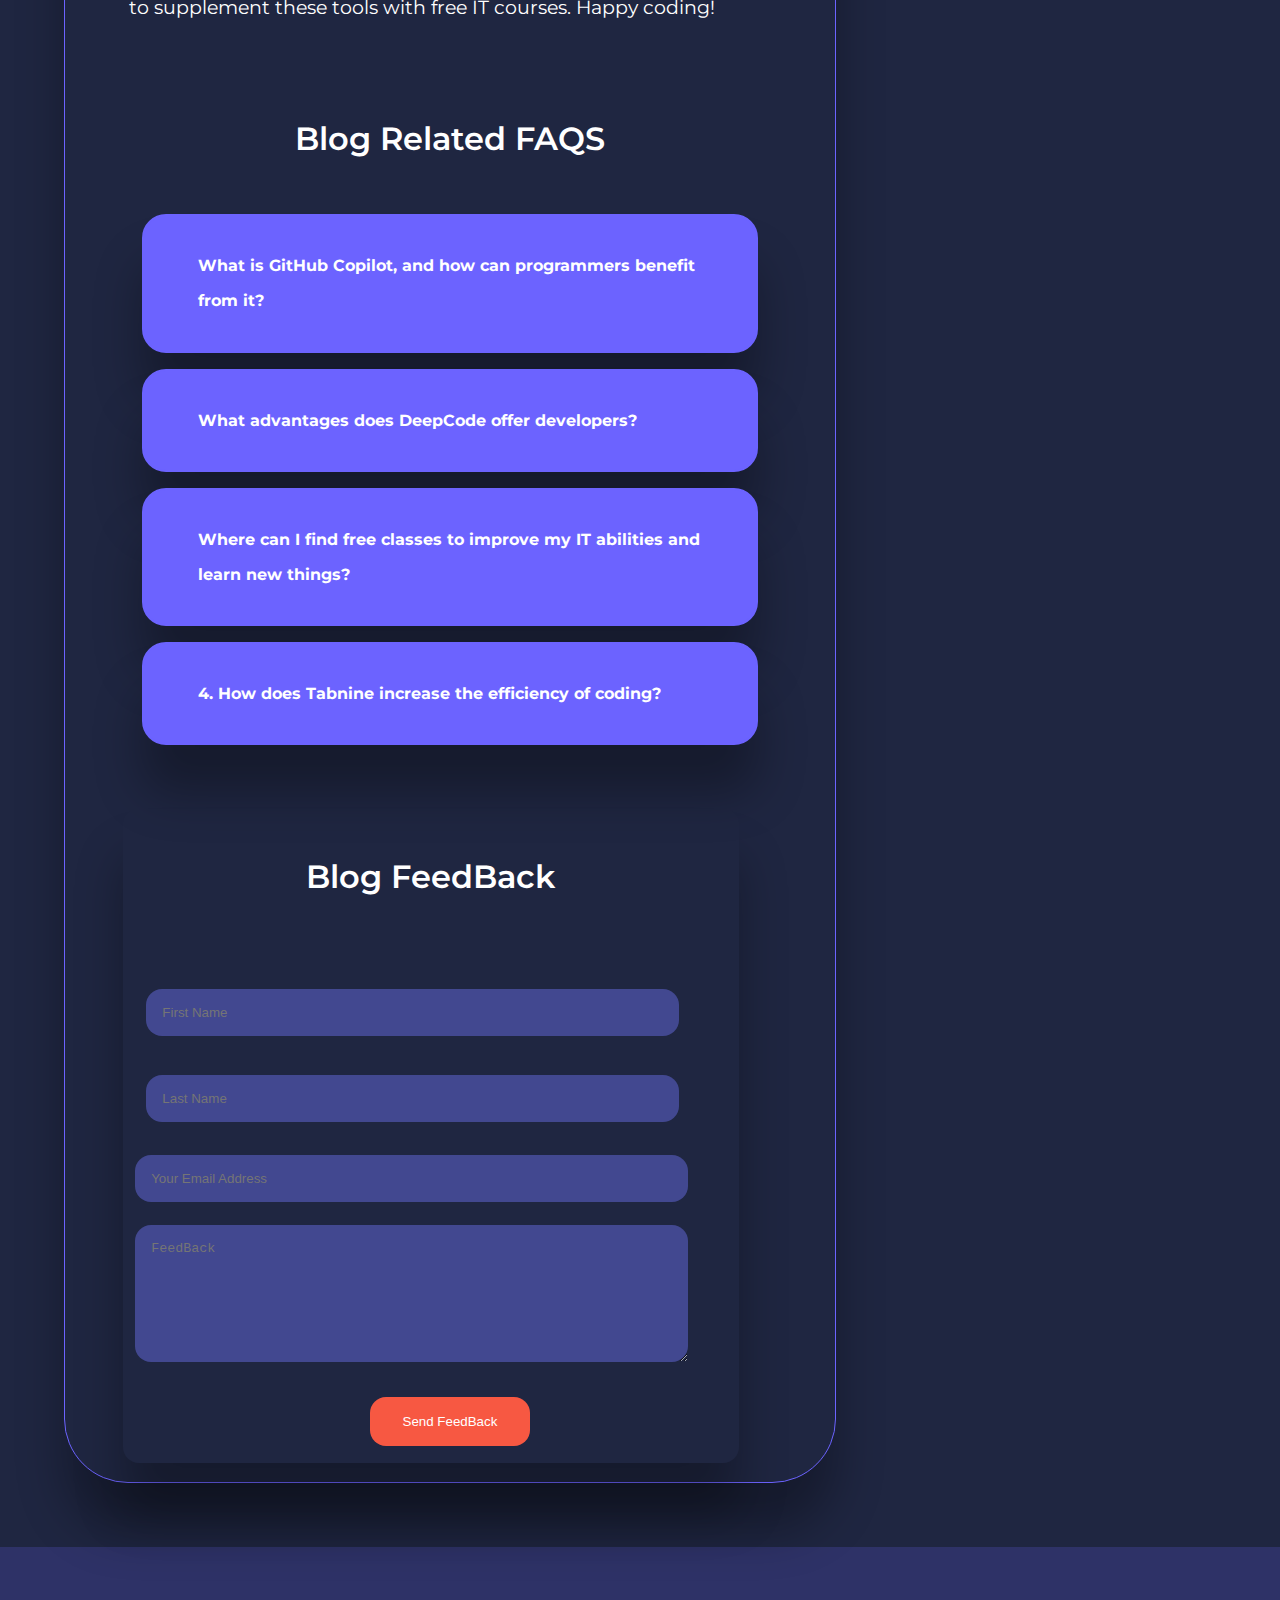
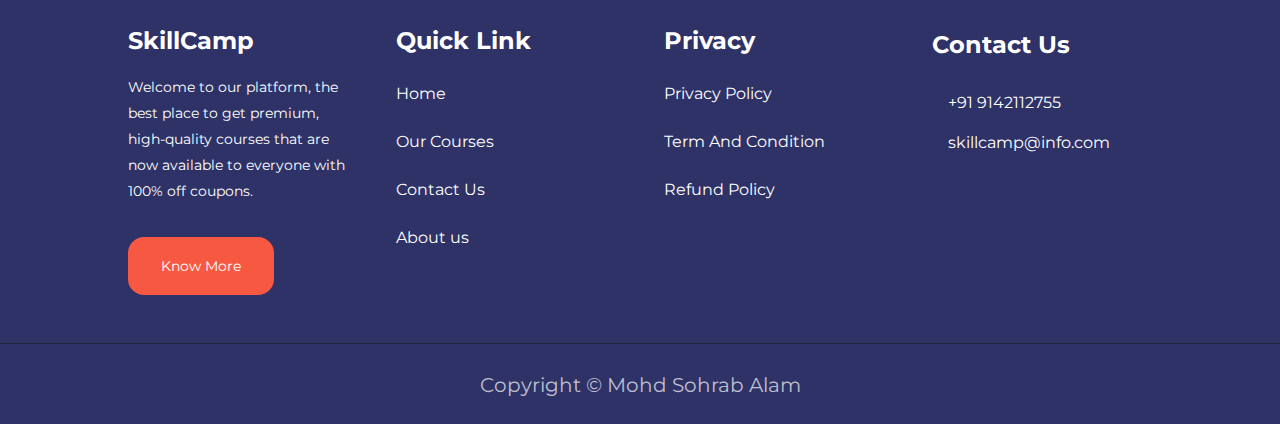
<file: Blogs/blog1.html>
<!DOCTYPE html>
<html lang="en">
<head>
    <meta charset="UTF-8">
    <meta name="viewport" content="width=device-width, initial-scale=1.0">
    <meta name="description" content="Unlock Your Coding Potential: Top 5 AI Tools for Coding & Productivity">
    <meta name="keyword" content="AI tools for coding, productivity tools for developers, GitHub Copilot, Tabnine, DeepCode, Kite coding tool, Replit collaboration, free IT skills courses, online coding courses, AI-powered code completion, coding productivity.">
    <!-- fontawsome line -->
    <link rel="stylesheet" href="https://cdnjs.cloudflare.com/ajax/libs/font-awesome/6.5.2/css/all.min.css" integrity="sha512-SnH5WK+bZxgPHs44uWIX+LLJAJ9/2PkPKZ5QiAj6Ta86w+fsb2TkcmfRyVX3pBnMFcV7oQPJkl9QevSCWr3W6A==" crossorigin="anonymous" referrerpolicy="no-referrer" />
    <!-- Style sheet  -->
    <link rel="stylesheet" href="../Asset/CSS/blog.css">
     <link rel="stylesheet" href="../Asset/CSS/style.css">
     <link rel="stylesheet" href="Blog.css">
     <!-- Icons Coutlink -->
     <link rel="stylesheet" href="https://unicons.iconscout.com/release/v4.0.8/css/line.css">
     <!-- swiperjs -->
     <link
     rel="swiper-bundle"
     href="https://cdn.jsdelivr.net/npm/swiper@11/swiper-bundle.min.css"
   />
    <title>Education Multipage website project</title>
</head>
<body>
    <!-- ===========NAVBAR START========== -->
    <nav>
        <div class="container nav_container">
            <a href="../index.html" class="logo">SkillCamp</a>
            <ul class="nav_menu">
                <li><a href="../index.html">Home</a></li>
                <li><a href="../courses.html">Courses</a></li>
                <li><a href="../bolg.html">Blogs</a></li>
                <li><a href="../about.html">About Us</a></li>
                <li><a href="../contact.html">Contact</a></li>
            </ul>
            <button id="open-menu-btn" onclick=""><i class="fa-solid fa-bars"></i></button>
            <button id="close-menu-btn"><i class="fa-solid fa-xmark"></i></button>
        </div>
    </nav>
    <!-- ===========NAVBAR END========== -->
    <!-- BLOG  START -->
    <div class="content">
        <div class="blog-content">
            <!-- left main blog content start -->
            <div class="blog-content-left">
                <div class="blog-heading">
                    <h1>Unlock Your Coding Potential: Top 5 AI Tools for Coding & Productivity</h1>
                </div>
                <div class="icons">
                    <a href="#"><i class="fa-solid fa-user"></i>Admin</a>
                    <a href="#"><i class="fa-solid fa-calendar-days"></i>30 June 2024</a>
                </div>
                <div class="blog-img">
                    <img src="../Asset/IMG/blog1.jpg">
                </div>
                <div class="main-content">
                    <h2>Introduction</h2>
                    <p>Being ahead of the curve in today's fast-paced tech industry requires more than simply learning how to code; it also entails optimizing efficiency and always improving your abilities. AI is transforming every business, and workers in coding and IT now have access to strong AI technologies that can greatly increase their productivity. Here's a summary of the top 5 AI technologies that will revolutionize productivity and coding, plus a bonus guide on where to locate over 100 online IT skills classes to stay up to date.</p>
                    <a href=""><h2>1. GitHub Copilot</h2> </a>
                    <p>
                        If you write code, you've probably heard of GitHub Copilot, a code completion tool driven by AI that works in perfect harmony with your preferred code editors, such as VS Code. Based on the context of the task you're doing, an AI assistant helps you write code more quickly by recommending complete lines or blocks of code as you type. It's like having a pair programming friend at your side all the time, ready to help you code more accurately and efficiently
                    </p>
                    <a href=""><h2>2. Tabnine </h2></a>
                    <p>
                        With support for a variety of frameworks and programming languages, Tabnine elevates AI code completion to a new level. For developers working on big, complicated projects, it's an essential tool since it learns from your codebase and offers tailored recommendations. You may avoid bugs and save a ton of time with the tool's ability to recognize your coding style and provide pertinent suggestions.
                    </p>
                    <a href=""><h2>3. DeepCode</h2></a>
                    <p>
                        The bane of every developer's life is bugs. DeepCode uses artificial intelligence (AI) to scan your codebase and provide real-time feedback on potential bugs, security vulnerabilities, and optimization opportunities. DeepCode functions as an intelligent code reviewer, guaranteeing your code is clear and effective.

                    </p>
                    <a href=""><h2>4. Kite</h2></a>
                    <p>
                        Another AI-powered code completion tool that increases code productivity is called Kite. It provides advanced function signatures and multi-line completions. Popular programming languages including Python, JavaScript, and others are supported. Kite offers intelligent code snippets and documentation that flow naturally into code editors, freeing you up to concentrate on the logic rather than the syntax.

                    </p>
                    <a href=""><h2>5. Replit</h2></a>
                    <p>
                        Replit is an online coding community that fosters collaboration and increases productivity beyond its AI capabilities. Replit's AI-powered features let you develop, work together, and share projects from any platform. The software is ideal for group projects and learning new skills because it allows for real-time collaboration and shareable coding environments.

                    </p>
                    <h2>Conclusions</h2>
                    <p>
                        Using AI tools will change the way you code and manage projects, increasing your productivity and efficiency. These tools, which range from intelligent code completion to real-time bug detection, will streamline your workflow and enable you to produce high-quality code more quickly. To stay on top of your game, don't forget to supplement these tools with free IT courses. Happy coding!
                    </p>

                </div>
                <div class="blog-faq">
                    <div class="blog-heading">Blog Related FAQS</div>
                    <div class="container blog-faqs-container">
                        <article class="blog-faqs">
                            <div class="faqs-icon"><i class="uil uil-plus"></i></div>
                            <div class="blog-question-answer">
                                <h4>What is GitHub Copilot, and how can programmers benefit from it?</h4>
                                <p>GitHub An AI-powered code completion tool called Copilot may be integrated with well-known coding editors like VS Code. It increases productivity and accuracy for programmers by offering complete lines or blocks of code based on the context of the task at hand.</p>
                            </div>
                        </article>
                        <!-- 2 -->
                        <article class="blog-faqs">
                            <div class="faqs-icon"><i class="uil uil-plus"></i></div>
                            <div class="blog-question-answer">
                                <h4>What advantages does DeepCode offer developers?</h4>
                                <p>DeepCode analyzes your code using artificial intelligence (AI) to find any problems, like bugs and security flaws. It offers immediate feedback, assisting in ensuring that your code is clear, effective, and safe prior to implementation.</p>
                            </div>
                        </article>
                        <!-- 3 -->
                        <article class="blog-faqs">
                            <div class="faqs-icon"><i class="uil uil-plus"></i></div>
                            <div class="blog-question-answer">
                                <h4>Where can I find free classes to improve my IT abilities and learn new things?</h4>
                                <p>Platforms like Coursera, edX, and LinkedIn Learning offer free IT skills courses. These platforms help you stay up to speed with the newest trends and technology by providing a vast array of courses at beginner, intermediate, and advanced levels.</p>
                            </div>
                        </article>
                        <!-- 4 -->
                        <article class="blog-faqs">
                            <div class="faqs-icon"><i class="uil uil-plus"></i></div>
                            <div class="blog-question-answer">
                                <h4>4. How does Tabnine increase the efficiency of coding?</h4>
                                <p>Tabnine offers customized code completion recommendations to increase coding efficiency. It works with a variety of programming languages and frameworks and learns from your codebase to provide timely recommendations that are pertinent.</p>
                            </div>
                        </article>
                    </div>
                </div>
                <div class="container blog-form">
                    <div class="blog-heading">Blog FeedBack</div>
                    <form action="#" class="feedbackform">
                        <div class="form-name">
                            <input type="text" id="FirstName" name="First Name" placeholder="First Name" required>
                            <input type="text" id="LastName" name="Last Name" placeholder="Last Name" required>
                        </div>
                        <input type="email" id="Email" name="Email Address" placeholder="Your Email Address" required>
                        <textarea name="Message" id="Message" rows="7" placeholder="FeedBack" required></textarea>
                        <button type="submit" id="submit-btn" class="btn btn-primary">Send FeedBack</button>
                    </form>
                    
                </div>
            </div>
        <!-- left main blog content End -->
            <div class="blog-content-right">
                <div class="blog-container1">
                    <div class="heading"><h1>Popular<span>Blog</span></h1></div>
                    <div class="blog-list">
                        <ul>
                            <li><a href="blog1.html"><p>Unlock Your Coding Potential: Top 5 AI Tools for Coding & Productivity</p></a></li>

                            <li><a href="blog1.html"><p>Unlock Your Coding Potential: Top 5 AI Tools for Coding & Productivity</p></a></li>

                            <li><a href="blog1.html"><p>Unlock Your Coding Potential: Top 5 AI Tools for Coding & Productivity</p></a></li>

                            <li><a href="blog1.html"><p>Unlock Your Coding Potential: Top 5 AI Tools for Coding & Productivity</p></a></li>
                        </ul>
                        <a href="../bolg.html" class="btn btn-secondary">Veiw More</a>
                    </div>
                </div>
                <div class="blog-container2">
                    <div class="heading"><h1>Trending<span>Blog</span></h1></div>
                    <div class="blog-list">
                        <ul>
                            <li><a href="blog1.html"><p>Unlock Your Coding Potential: Top 5 AI Tools for Coding & Productivity</p></a></li>

                            <li><a href="blog1.html"><p>Unlock Your Coding Potential: Top 5 AI Tools for Coding & Productivity</p></a></li>

                            <li><a href="blog1.html"><p>Unlock Your Coding Potential: Top 5 AI Tools for Coding & Productivity</p></a></li>

                            <li><a href="blog1.html"><p>Unlock Your Coding Potential: Top 5 AI Tools for Coding & Productivity</p></a></li>
                        </ul>
                        <a href="../bolg.html" class="btn btn-secondary">Veiw More</a>
                    </div>
                </div>
                <div class="blog-container3"></div>
                <div class="blog-container4"></div>
            </div>
        </div>
     </div>

    <!-- BLOG  END -->

    <!-- FOOTER START -->
<section class="footer">
    <div class="container footer-container">
        <div class="footer-1">
            <h4><a href="index.html">SkillCamp</a></h4>
            <p>Welcome to our platform, the best place to get premium, high-quality courses that are now available to everyone with 100% off coupons.</p>
            <a href="about.html" class="btn btn-primary">Know More</a>
        </div>

        <div class="footer-2">
            <h4>Quick Link</h4>
            <ul class="quicklink">
                <li><a href="index.html"><i class="fa fa-arrow-right"></i>Home</a></li>
                <li><a href="courses.html"><i class="fa fa-arrow-right"></i>Our Courses</a></li>
                <li><a href="contact.html"><i class="fa fa-arrow-right"></i>Contact Us</a></li>
                <li><a href="about.html"><i class="fa fa-arrow-right"></i>About us</a></li>
            </ul>
        </div>
        <div class="footer-3">
            <h4>Privacy</h4>
            <ul class="privacy">
                <li><a href="#">Privacy Policy</a></li>
                <li><a href="#">Term And Condition</a></li>
                <li><a href="#">Refund Policy</a></li>
            </ul>
        </div>

        <div class="footer-4">
            <h4>Contact Us</h4>
            <div class="contact-info">
                <p><i class="fa fa-phone"></i>+91 9142112755</p>
                <p><i class="fa fa-envelope"></i>skillcamp@info.com</p>
            </div>
            <ul class="share">
                <li><a href="https://www.facebook.com/profile.php?id=100028439742457" target="_blank"   class="fa-brands fa-facebook"></a></li>
                <li><a href="https://twitter.com/MohdSohrab59263"  target="_blank"  class="fa-brands fa-twitter"></a></li>
                <li><a href="https://www.instagram.com/mohd_sohrab__23/"  target="_blank"  class="fa-brands fa-instagram"></a></li>
                <li><a href="https://www.linkedin.com/in/mohd-sohrab-alam-046422249/"  target="_blank"  class="fa-brands fa-linkedin"></a></li>

            </ul>
        </div>
        
    </div>
    <div class="footer-copyright">
        <small>Copyright &copy; Mohd Sohrab Alam</small>
    </div>
 </section>
<!-- FOOTER End -->
<script src="https://cdn.jsdelivr.net/npm/swiper@11/swiper-bundle.min.js"></script>
 <script src="../Asset/JS/main.js"></script>
</body>
</html>
</file>
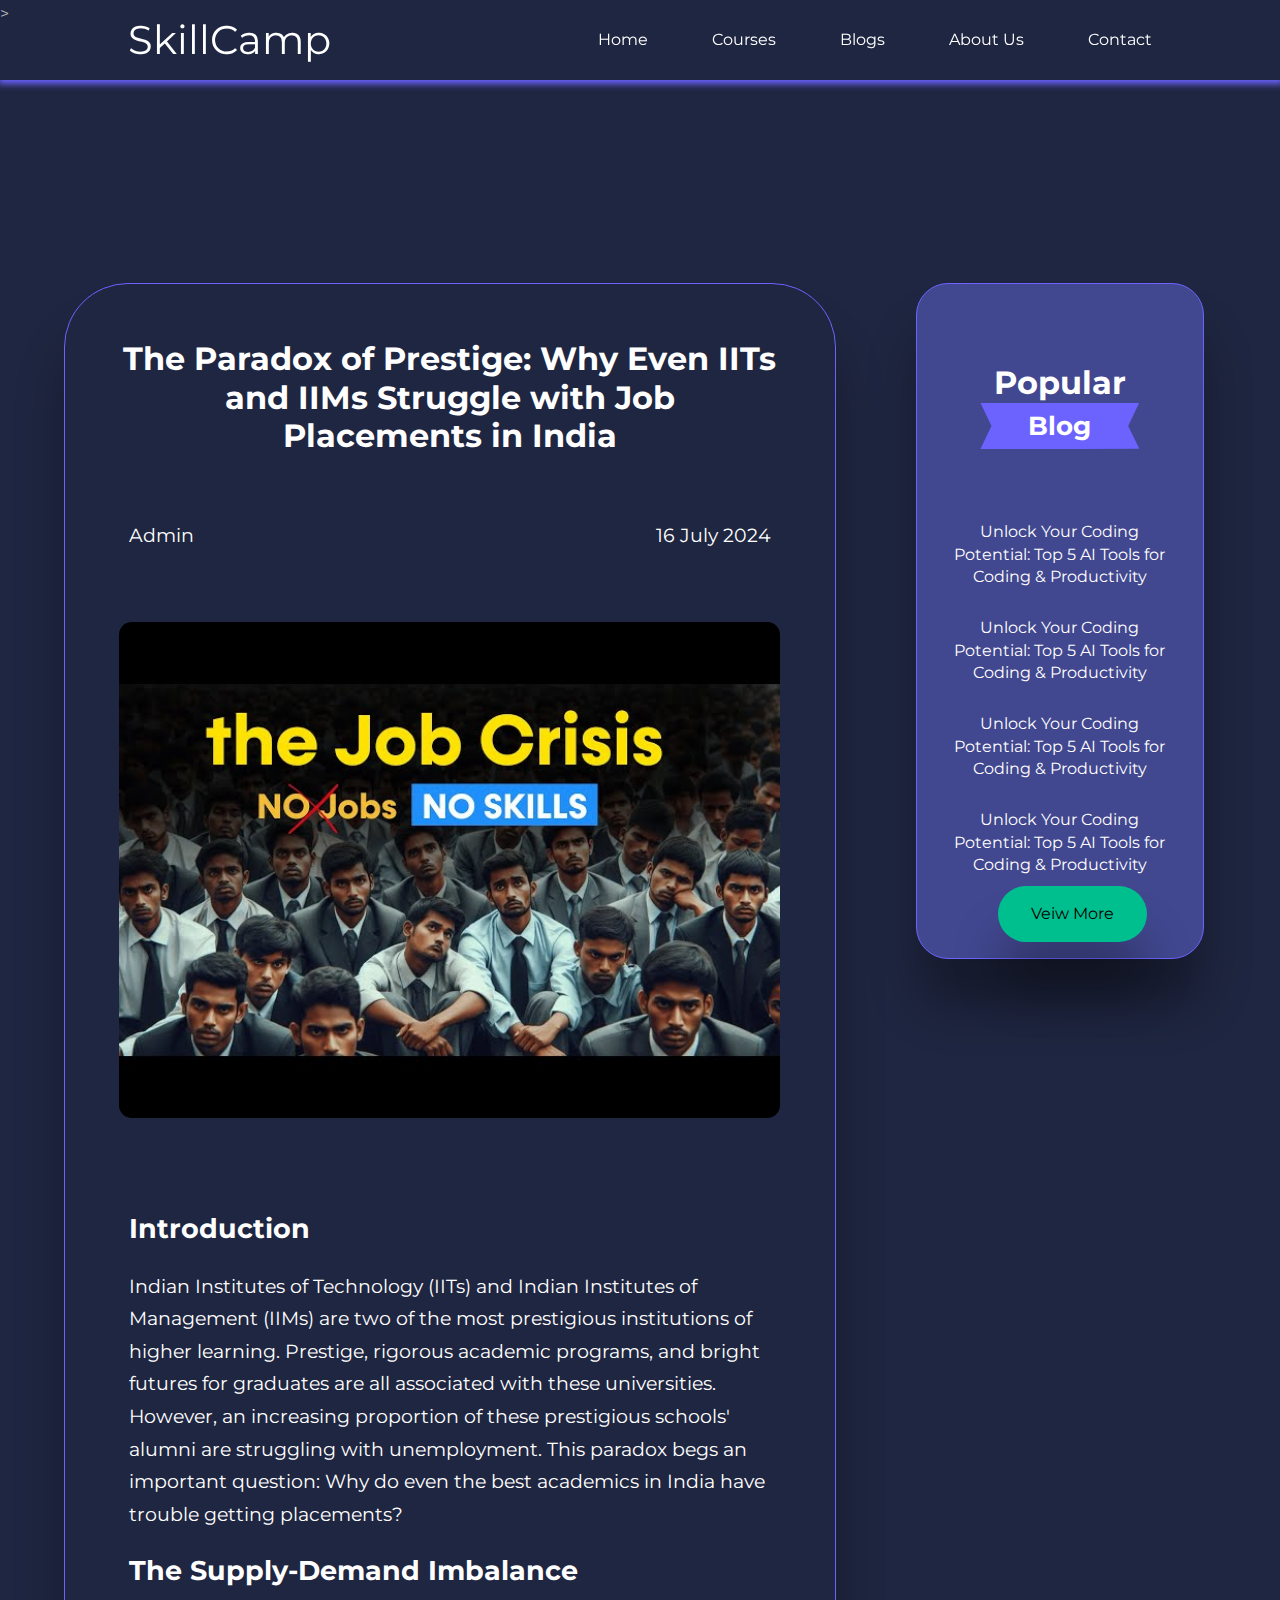
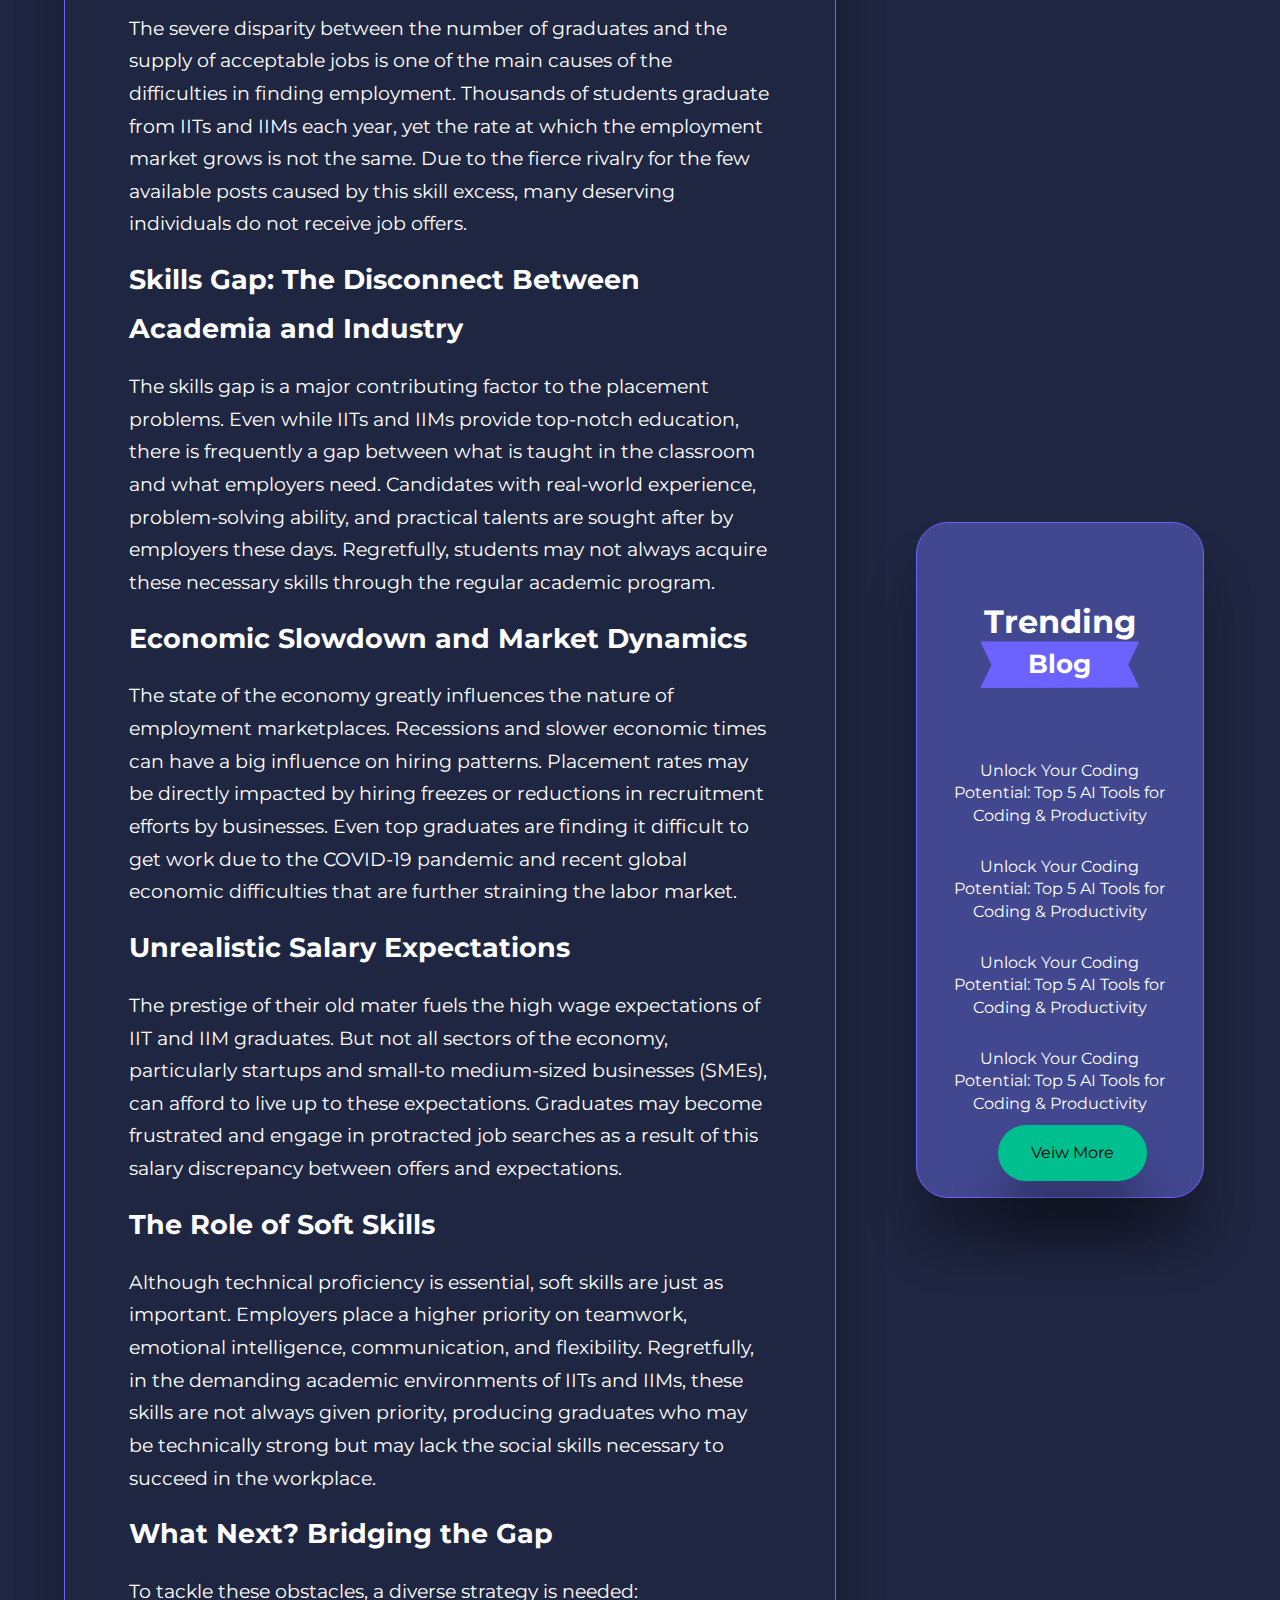
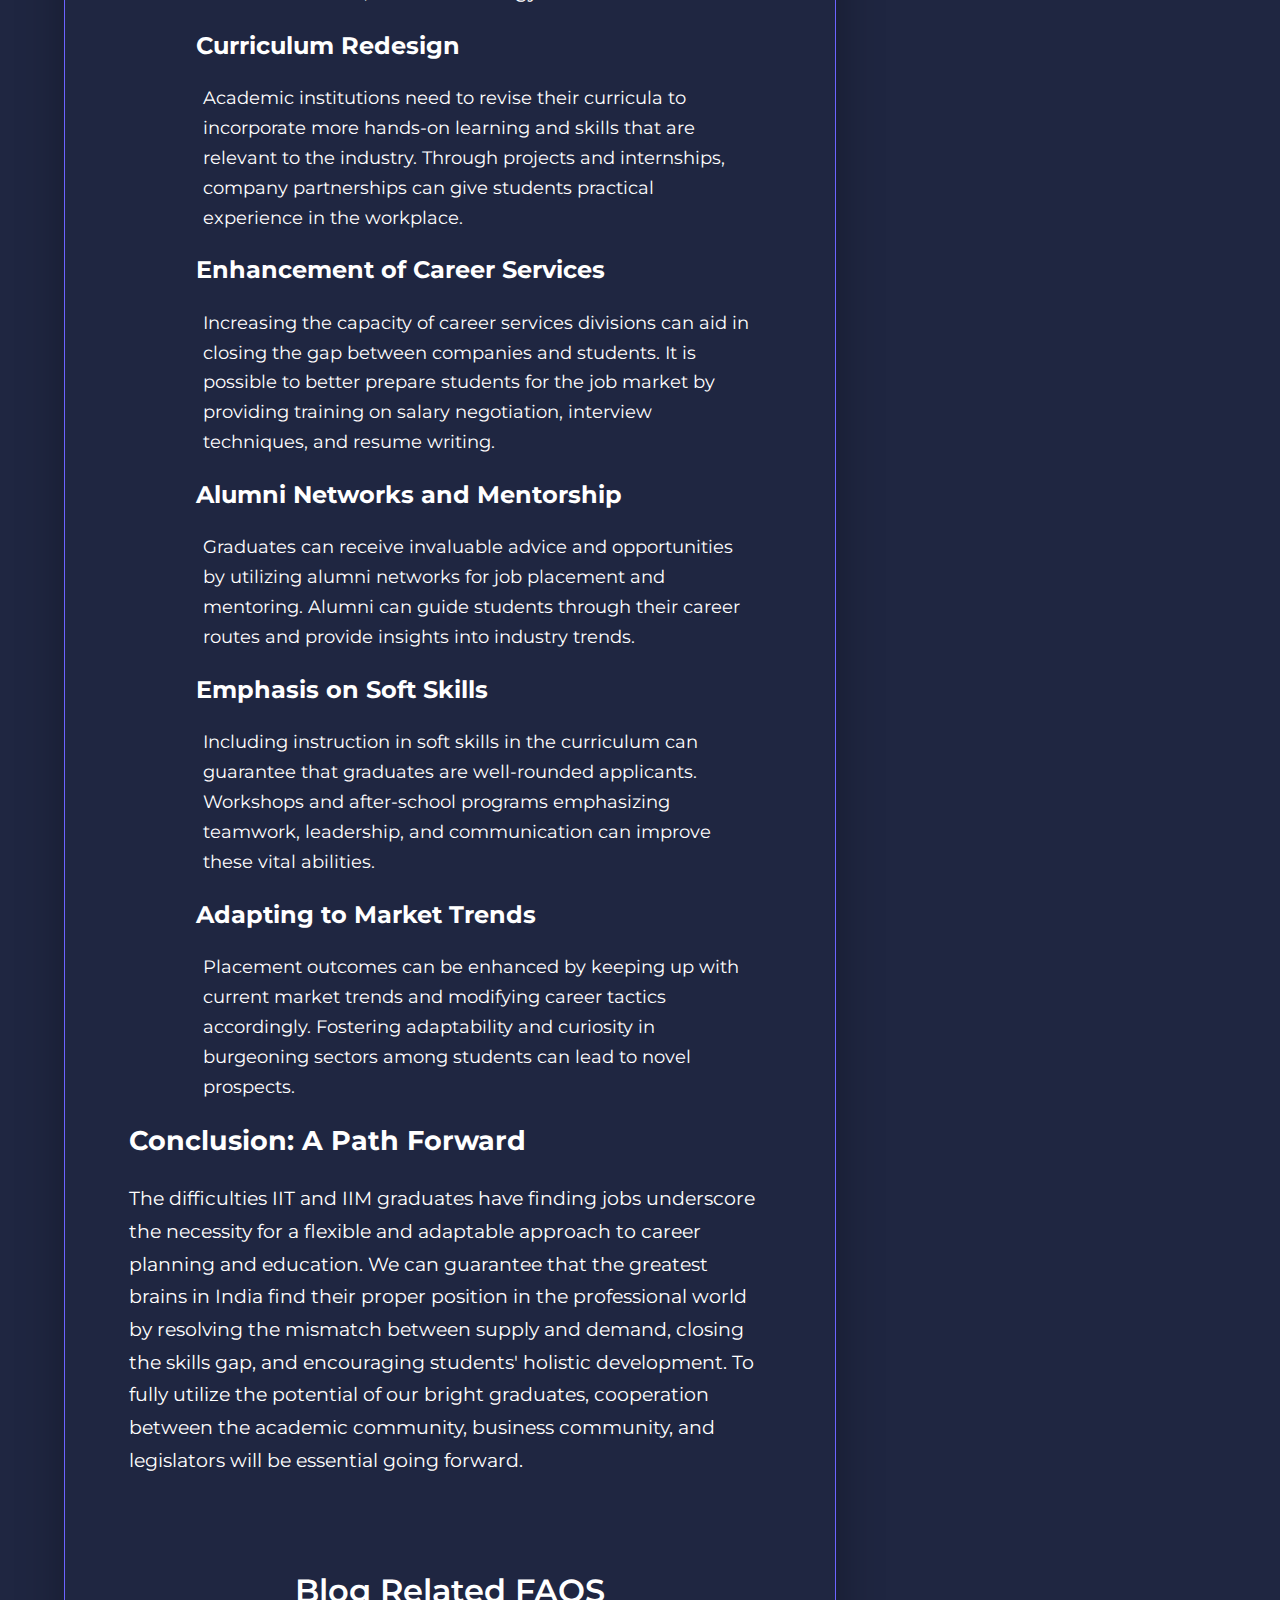
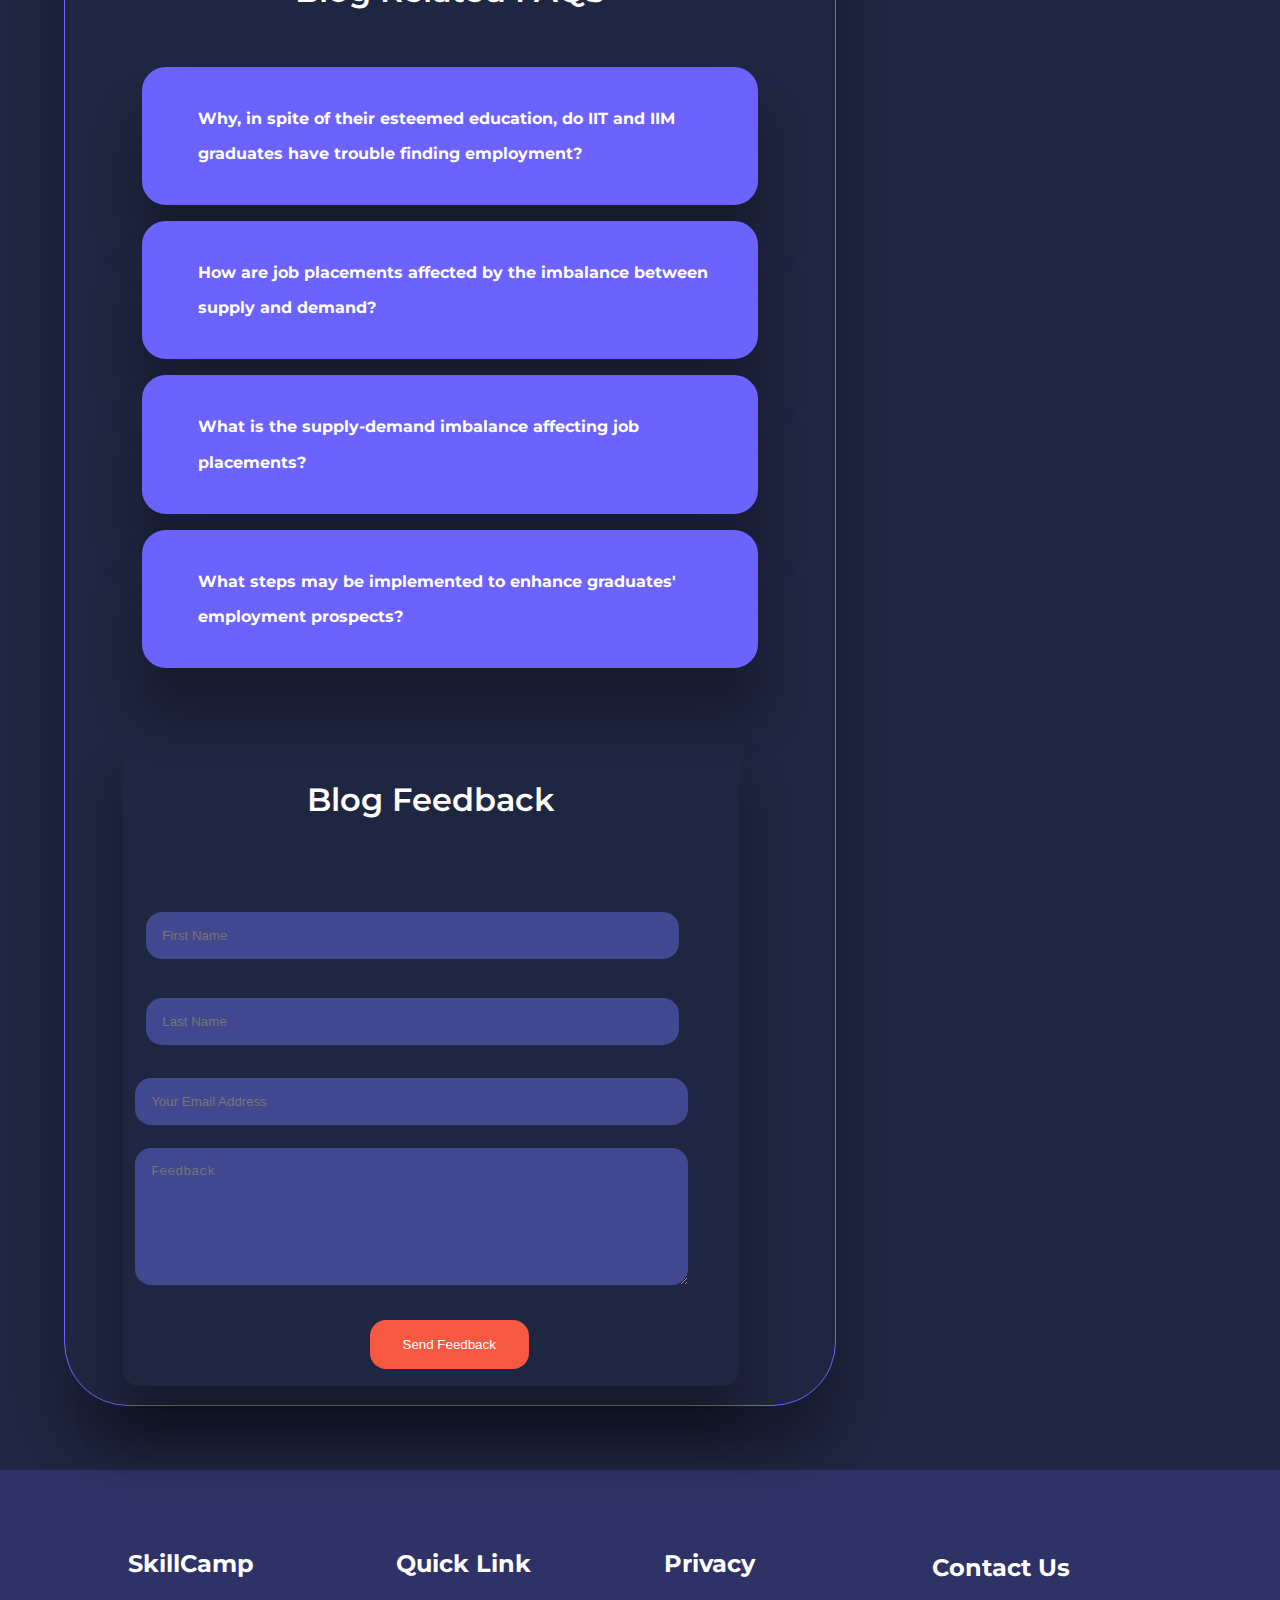
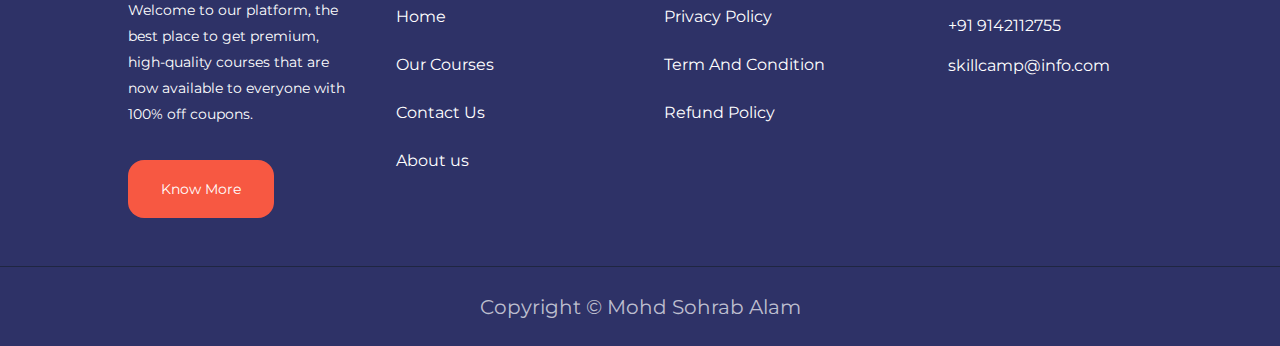
<file: Blogs/blog2.html>
<!DOCTYPE html>
<html lang="en">
<head>
    <meta charset="UTF-8">
    <meta name="viewport" content="width=device-width, initial-scale=1.0">
    <meta name="description" content="The Paradox of Prestige: Why Even IITs and IIMs Struggle with Job Placements in India">
    <meta name="keywords" content="IIT job placements, IIM employment challenges, prestigious institutions job struggles, skills gap in IITs and IIMs, economic impact on job market, real-world skills for graduates, salary expectations IIT IIM, soft skills for job success, bridging the skills gap, curriculum redesign for employability, career services enhancement, alumni networks and job placement, market trends and job placements, graduate job market trends, preparing graduates for the workforce">
    <!-- fontawsome line -->
    <link rel="stylesheet" href="https://cdnjs.cloudflare.com/ajax/libs/font-awesome/6.5.2/css/all.min.css" integrity="sha512-SnH5WK+bZxgPHs44uWIX+LLJAJ9/2PkPKZ5QiAj6Ta86w+fsb2TkcmfRyVX3pBnMFcV7oQPJkl9QevSCWr3W6A==" crossorigin="anonymous" referrerpolicy="no-referrer" />
    <!-- Style sheet  -->
    <link rel="stylesheet" href="../Asset/CSS/blog.css">
     <link rel="stylesheet" href="../Asset/CSS/style.css">
     <link rel="stylesheet" href="Blog.css">
     <!-- Icons Coutlink -->
     <link rel="stylesheet" href="https://unicons.iconscout.com/release/v4.0.8/css/line.css">
     <!-- swiperjs -->
     <link
     rel="swiper-bundle"
     href="https://cdn.jsdelivr.net/npm/swiper@11/swiper-bundle.min.css"
   />
    <title>Education Multipage website project</title>
</head>
<body>
    <!-- ===========NAVBAR START========== -->
    <nav>
        <div class="container nav_container">
            <a href="../index.html" class="logo">SkillCamp</a>
            <ul class="nav_menu">
                <li><a href="../index.html">Home</a></li>
                <li><a href="../courses.html">Courses</a></li>
                <li><a href="../bolg.html">Blogs</a></li>
                <li><a href="../about.html">About Us</a></li>
                <li><a href="../contact.html">Contact</a></li>
            </ul>
            <button id="open-menu-btn" onclick=""><i class="fa-solid fa-bars"></i></button>
            <button id="close-menu-btn"><i class="fa-solid fa-xmark"></i></button>
        </div>
    </nav>>
    <!-- ===========NAVBAR END========== -->

        <!-- BLOG  START -->
        <div class="content">
            <div class="blog-content">
                <div class="blog-content-left">
                    <div class="blog-heading">
                        <h1>The Paradox of Prestige: Why Even IITs and IIMs Struggle with Job Placements in India</h1>
                    </div>
                    <div class="icons">
                        <a href="#"><i class="fa-solid fa-user"></i>Admin</a>
                        <a href="#"><i class="fa-solid fa-calendar-days"></i>16 July 2024</a>
                    </div>
                    <div class="blog-img">
                        <img src="../Asset/IMG/blog2.jpg">
                    </div>
                    <div class="main-content">
                        <h2>Introduction</h2>
                        <p>Indian Institutes of Technology (IITs) and Indian Institutes of Management (IIMs) are two of the most prestigious institutions of higher learning. Prestige, rigorous academic programs, and bright futures for graduates are all associated with these universities. However, an increasing proportion of these prestigious schools' alumni are struggling with unemployment. This paradox begs an important question: Why do even the best academics in India have trouble getting placements?</p>
                        
                        <h2>The Supply-Demand Imbalance</h2>
                        <p>The severe disparity between the number of graduates and the supply of acceptable jobs is one of the main causes of the difficulties in finding employment. Thousands of students graduate from IITs and IIMs each year, yet the rate at which the employment market grows is not the same. Due to the fierce rivalry for the few available posts caused by this skill excess, many deserving individuals do not receive job offers.</p>
                        
                        <h2>Skills Gap: The Disconnect Between Academia and Industry</h2>
                        <p>The skills gap is a major contributing factor to the placement problems. Even while IITs and IIMs provide top-notch education, there is frequently a gap between what is taught in the classroom and what employers need. Candidates with real-world experience, problem-solving ability, and practical talents are sought after by employers these days. Regretfully, students may not always acquire these necessary skills through the regular academic program.</p>
                        
                        <h2>Economic Slowdown and Market Dynamics</h2>
                        <p>The state of the economy greatly influences the nature of employment marketplaces. Recessions and slower economic times can have a big influence on hiring patterns. Placement rates may be directly impacted by hiring freezes or reductions in recruitment efforts by businesses. Even top graduates are finding it difficult to get work due to the COVID-19 pandemic and recent global economic difficulties that are further straining the labor market.</p>
                        
                        <h2>Unrealistic Salary Expectations</h2>
                        <p>The prestige of their old mater fuels the high wage expectations of IIT and IIM graduates. But not all sectors of the economy, particularly startups and small-to medium-sized businesses (SMEs), can afford to live up to these expectations. Graduates may become frustrated and engage in protracted job searches as a result of this salary discrepancy between offers and expectations.</p>
                        
                        <h2>The Role of Soft Skills</h2>
                        <p>Although technical proficiency is essential, soft skills are just as important. Employers place a higher priority on teamwork, emotional intelligence, communication, and flexibility. Regretfully, in the demanding academic environments of IITs and IIMs, these skills are not always given priority, producing graduates who may be technically strong but may lack the social skills necessary to succeed in the workplace.</p>
                        
                        <h2>What Next? Bridging the Gap</h2>
                        <p>To tackle these obstacles, a diverse strategy is needed:</p>
                        <ul>
                        <li> <h2>Curriculum Redesign</h2>
                        <p>Academic institutions need to revise their curricula to incorporate more hands-on learning and skills that are relevant to the industry. Through projects and internships, company partnerships can give students practical experience in the workplace.</p>
                        </li>
                        <li><h2>Enhancement of Career Services</h2>
                        <p>Increasing the capacity of career services divisions can aid in closing the gap between companies and students. It is possible to better prepare students for the job market by providing training on salary negotiation, interview techniques, and resume writing.</p>
                        </li>
                        
                        <li><h2>Alumni Networks and Mentorship</h2>
                        <p>Graduates can receive invaluable advice and opportunities by utilizing alumni networks for job placement and mentoring. Alumni can guide students through their career routes and provide insights into industry trends.</p>
                        </li>
                        <li><h2>Emphasis on Soft Skills</h2>
                        <p>Including instruction in soft skills in the curriculum can guarantee that graduates are well-rounded applicants. Workshops and after-school programs emphasizing teamwork, leadership, and communication can improve these vital abilities.</p>
                        </li>
                        <li> <h2>Adapting to Market Trends</h2>
                        <p>Placement outcomes can be enhanced by keeping up with current market trends and modifying career tactics accordingly. Fostering adaptability and curiosity in burgeoning sectors among students can lead to novel prospects.</p>
                        </li>
                        </ul>
                        <h2>Conclusion: A Path Forward</h2>
                        <p>The difficulties IIT and IIM graduates have finding jobs underscore the necessity for a flexible and adaptable approach to career planning and education. We can guarantee that the greatest brains in India find their proper position in the professional world by resolving the mismatch between supply and demand, closing the skills gap, and encouraging students' holistic development. To fully utilize the potential of our bright graduates, cooperation between the academic community, business community, and legislators will be essential going forward.</p>
                    </div>
                    
                    <div class="blog-faq">
                        <div class="blog-heading">Blog Related FAQS</div>
                        <div class="container blog-faqs-container">
                            <article class="blog-faqs">
                                <div class="faqs-icon"><i class="uil uil-plus"></i></div>
                                <div class="blog-question-answer">
                                    <h4>Why, in spite of their esteemed education, do IIT and IIM graduates have trouble finding employment?</h4>
                                    <p>The problems stem from a mismatch between supply and demand, a skills gap, recessions, inflated expectations for salaries, and a dearth of focus on soft skills.</p>
                                </div>
                            </article>
                            <!-- 2 -->
                            <article class="blog-faqs">
                                <div class="faqs-icon"><i class="uil uil-plus"></i></div>
                                <div class="blog-question-answer">
                                    <h4>How are job placements affected by the imbalance between supply and demand?</h4>
                                    <p>There is fierce rivalry for the few jobs available because there are more graduates than jobs available.</p>
                                </div>
                            </article>
                            <!-- 3 -->
                            <article class="blog-faqs">
                                <div class="faqs-icon"><i class="uil uil-plus"></i></div>
                                <div class="blog-question-answer">
                                    <h4>What is the supply-demand imbalance affecting job placements?</h4>
                                    <p>Businesses may not always find that graduates have the transferable abilities that businesses need because there is frequently a mismatch between academic preparation and industrial demands.</p>
                                </div>
                            </article>
                            <!-- 4 -->
                            <article class="blog-faqs">
                                <div class="faqs-icon"><i class="uil uil-plus"></i></div>
                                <div class="blog-question-answer">
                                    <h4>What steps may be implemented to enhance graduates' employment prospects?</h4>
                                    <p>The implementation of experiential learning, better career services, alumni network utilization, soft skill emphasis, curriculum enhancement, and market trend adaptation can all aid in mitigating placement difficulties.</p>
                                </div>
                            </article>
                        </div>
                    </div>
                    
                    <div class="container blog-form">
                        <div class="blog-heading">Blog Feedback</div>
                        <form action="#" class="feedbackform">
                            <div class="form-name">
                                <input type="text" id="FirstName" name="First Name" placeholder="First Name" required>
                                <input type="text" id="LastName" name="Last Name" placeholder="Last Name" required>
                            </div>
                            <input type="email" id="Email" name="Email Address" placeholder="Your Email Address" required>
                            <textarea name="Message" id="Message" rows="7" placeholder="Feedback" required></textarea>
                            <button type="submit" id="submit-btn" class="btn btn-primary">Send Feedback</button>
                        </form>
                    </div>
                </div>
                
                <div class="blog-content-right">
                    <div class="blog-container1">
                        <div class="heading"><h1>Popular<span>Blog</span></h1></div>
                        <div class="blog-list">
                            <ul>
                                <li><a href="blog1.html"><p>Unlock Your Coding Potential: Top 5 AI Tools for Coding & Productivity</p></a></li>
    
                                <li><a href="blog1.html"><p>Unlock Your Coding Potential: Top 5 AI Tools for Coding & Productivity</p></a></li>
    
                                <li><a href="blog1.html"><p>Unlock Your Coding Potential: Top 5 AI Tools for Coding & Productivity</p></a></li>
    
                                <li><a href="blog1.html"><p>Unlock Your Coding Potential: Top 5 AI Tools for Coding & Productivity</p></a></li>
                            </ul>
                            <a href="../bolg.html" class="btn btn-secondary">Veiw More</a>
                        </div>
                    </div>
                    <div class="blog-container2">
                        <div class="heading"><h1>Trending<span>Blog</span></h1></div>
                        <div class="blog-list">
                            <ul>
                                <li><a href="blog1.html"><p>Unlock Your Coding Potential: Top 5 AI Tools for Coding & Productivity</p></a></li>
    
                                <li><a href="blog1.html"><p>Unlock Your Coding Potential: Top 5 AI Tools for Coding & Productivity</p></a></li>
    
                                <li><a href="blog1.html"><p>Unlock Your Coding Potential: Top 5 AI Tools for Coding & Productivity</p></a></li>
    
                                <li><a href="blog1.html"><p>Unlock Your Coding Potential: Top 5 AI Tools for Coding & Productivity</p></a></li>
                            </ul>
                            <a href="../bolg.html" class="btn btn-secondary">Veiw More</a>
                        </div>
                    </div>
                    <div class="blog-container3"></div>
                    <div class="blog-container4"></div>
                </div>
            </div>
         </div>
    
        <!-- BLOG  END -->

    <!-- FOOTER START -->
    <section class="footer">
        <div class="container footer-container">
            <div class="footer-1">
                <h4><a href="index.html">SkillCamp</a></h4>
                <p>Welcome to our platform, the best place to get premium, high-quality courses that are now available to everyone with 100% off coupons.</p>
                <a href="about.html" class="btn btn-primary">Know More</a>
            </div>
    
            <div class="footer-2">
                <h4>Quick Link</h4>
                <ul class="quicklink">
                    <li><a href="index.html"><i class="fa fa-arrow-right"></i>Home</a></li>
                    <li><a href="courses.html"><i class="fa fa-arrow-right"></i>Our Courses</a></li>
                    <li><a href="contact.html"><i class="fa fa-arrow-right"></i>Contact Us</a></li>
                    <li><a href="about.html"><i class="fa fa-arrow-right"></i>About us</a></li>
                </ul>
            </div>
            <div class="footer-3">
                <h4>Privacy</h4>
                <ul class="privacy">
                    <li><a href="#">Privacy Policy</a></li>
                    <li><a href="#">Term And Condition</a></li>
                    <li><a href="#">Refund Policy</a></li>
                </ul>
            </div>
    
            <div class="footer-4">
                <h4>Contact Us</h4>
                <div class="contact-info">
                    <p><i class="fa fa-phone"></i>+91 9142112755</p>
                    <p><i class="fa fa-envelope"></i>skillcamp@info.com</p>
                </div>
                <ul class="share">
                    <li><a href="https://www.facebook.com/profile.php?id=100028439742457" target="_blank"   class="fa-brands fa-facebook"></a></li>
                    <li><a href="https://twitter.com/MohdSohrab59263"  target="_blank"  class="fa-brands fa-twitter"></a></li>
                    <li><a href="https://www.instagram.com/mohd_sohrab__23/"  target="_blank"  class="fa-brands fa-instagram"></a></li>
                    <li><a href="https://www.linkedin.com/in/mohd-sohrab-alam-046422249/"  target="_blank"  class="fa-brands fa-linkedin"></a></li>
    
                </ul>
            </div>
            
        </div>
        <div class="footer-copyright">
            <small>Copyright &copy; Mohd Sohrab Alam</small>
        </div>
     </section>
    <!-- FOOTER End -->
    <script src="https://cdn.jsdelivr.net/npm/swiper@11/swiper-bundle.min.js"></script>
     <script src="../Asset/JS/main.js"></script>
    </body>
    </html>
</file>
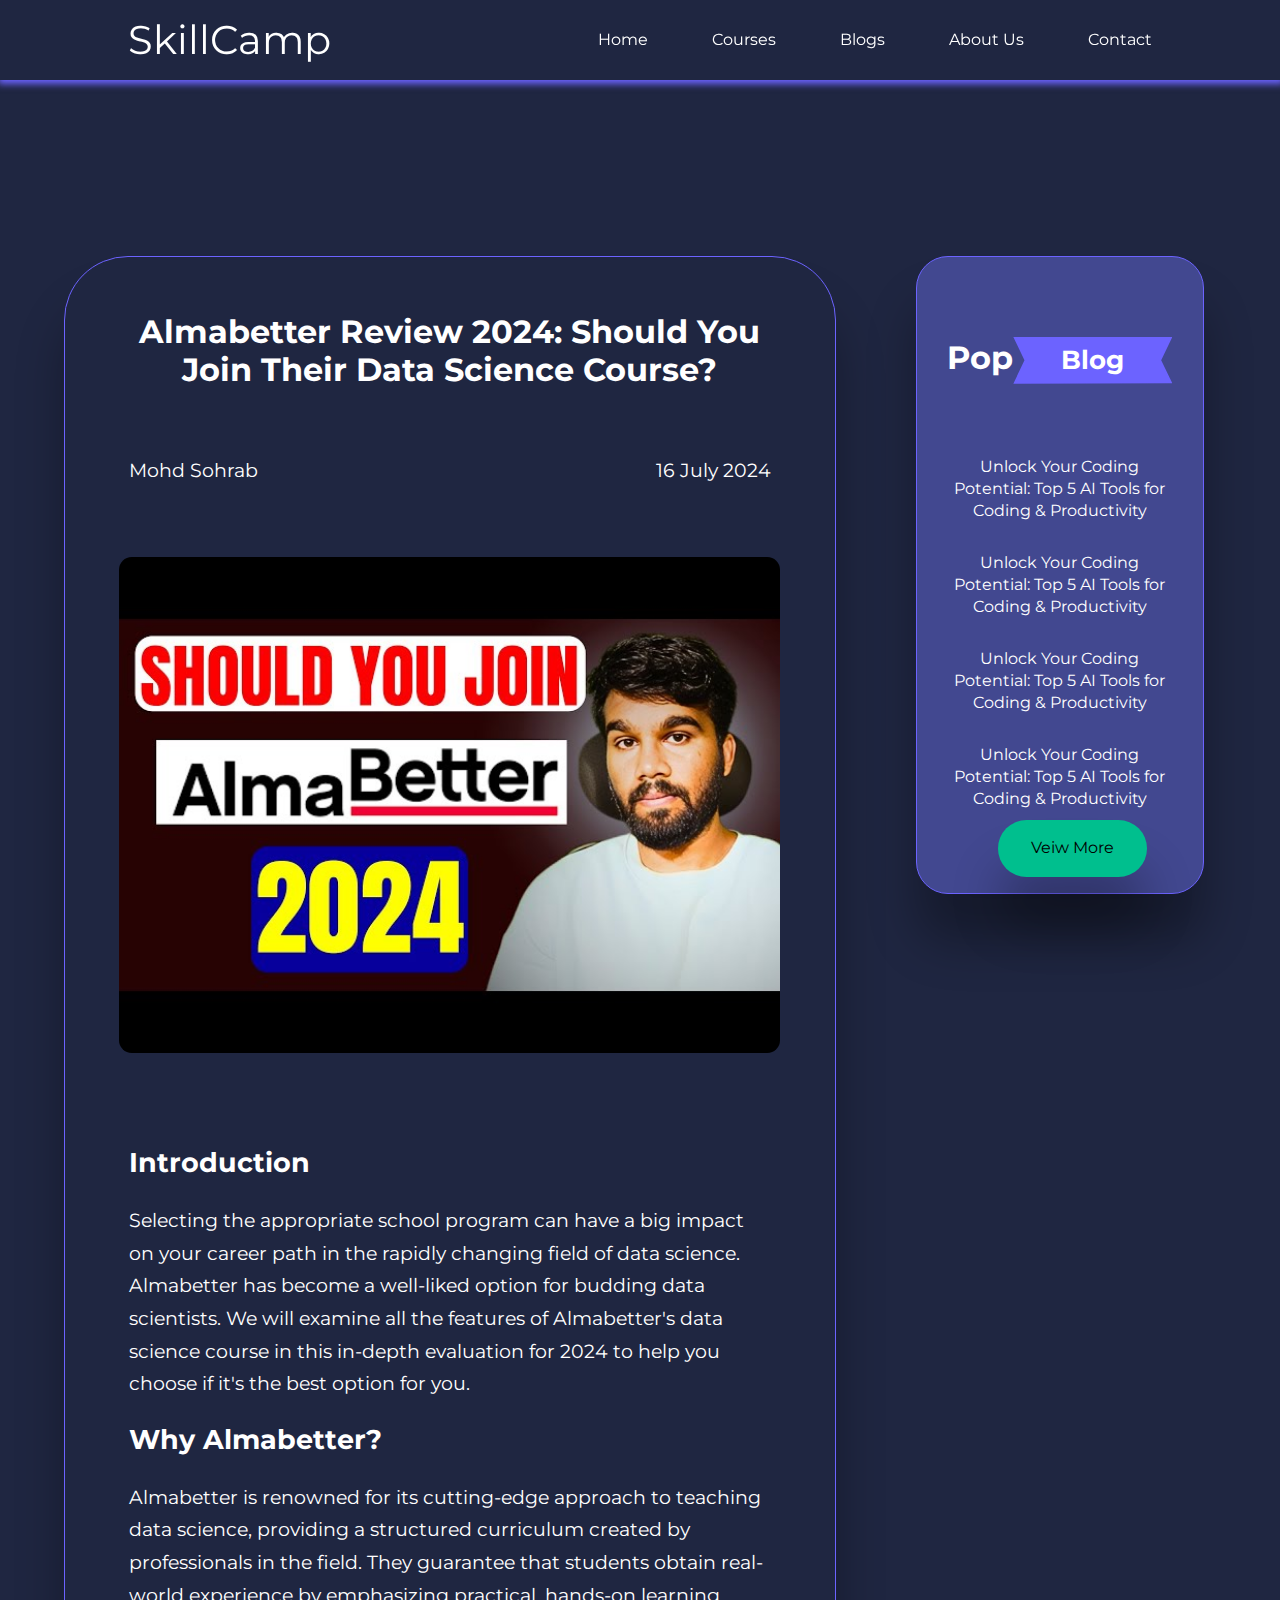
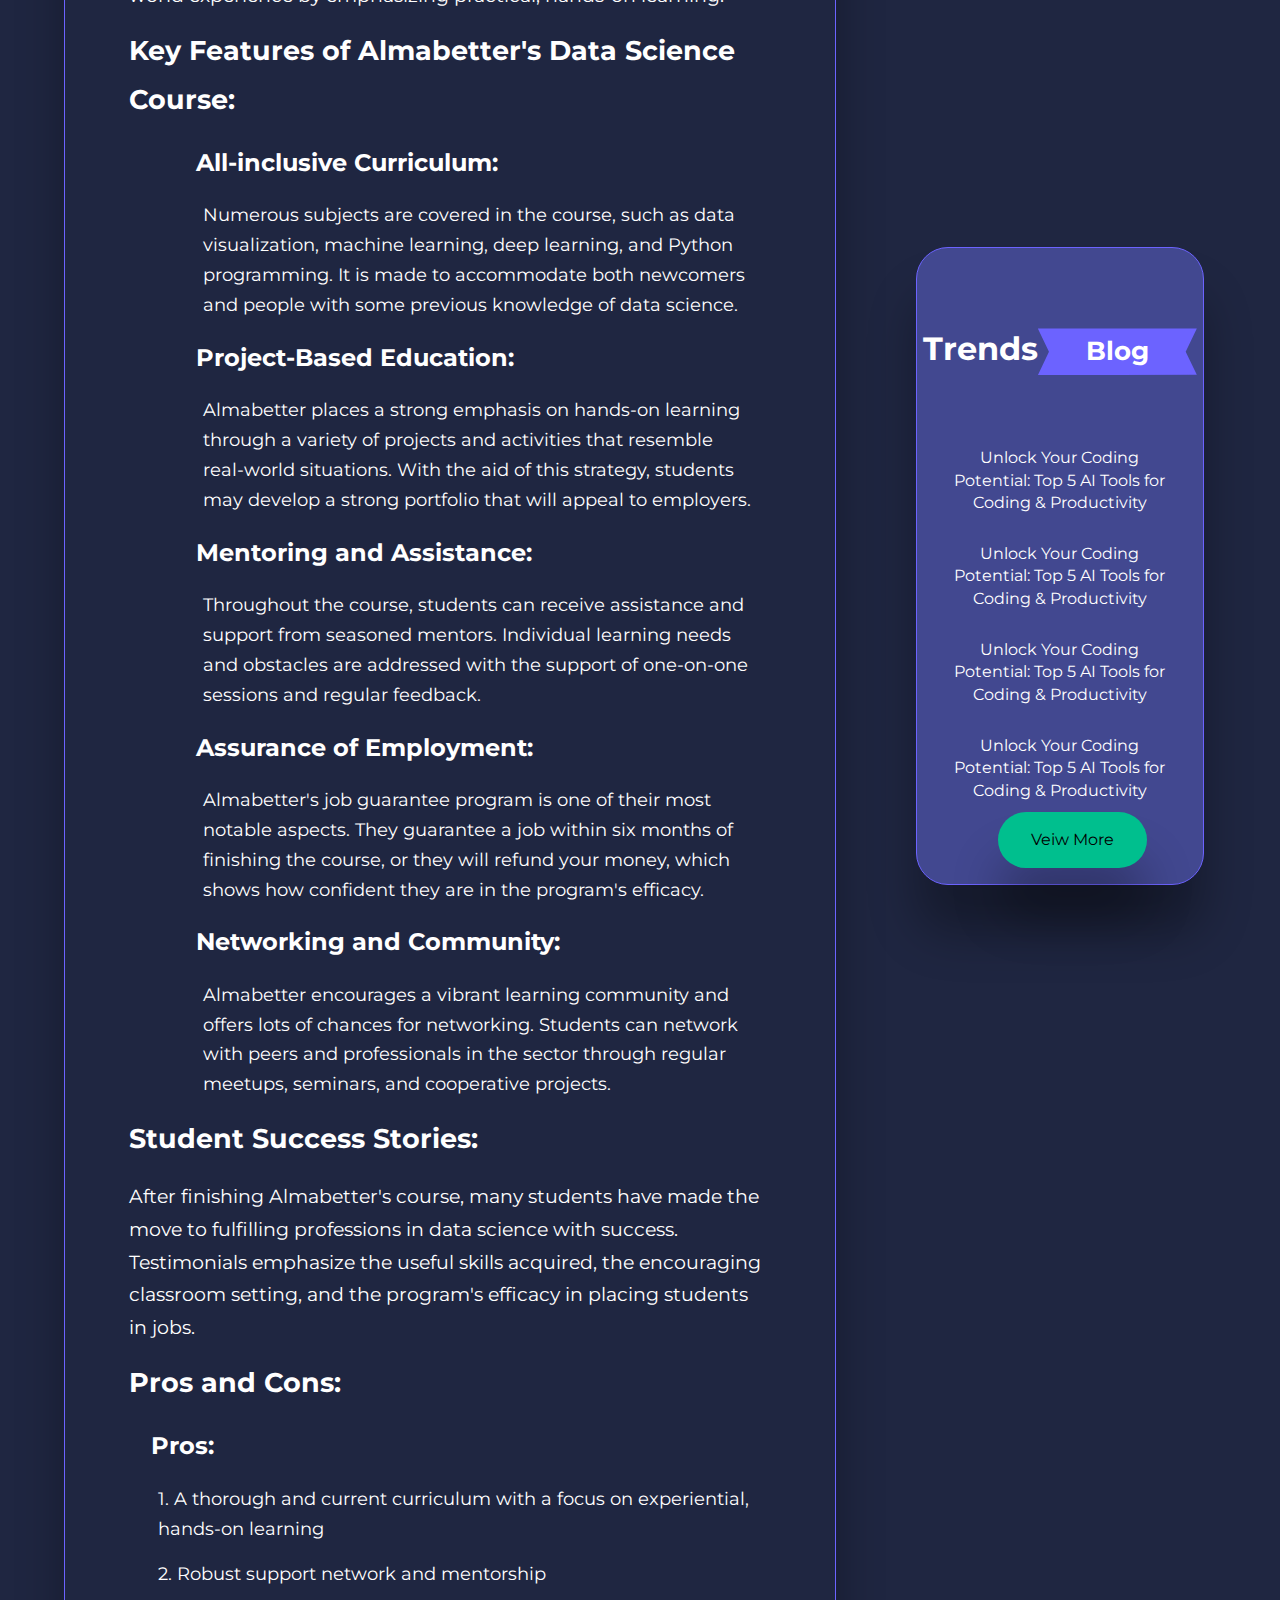
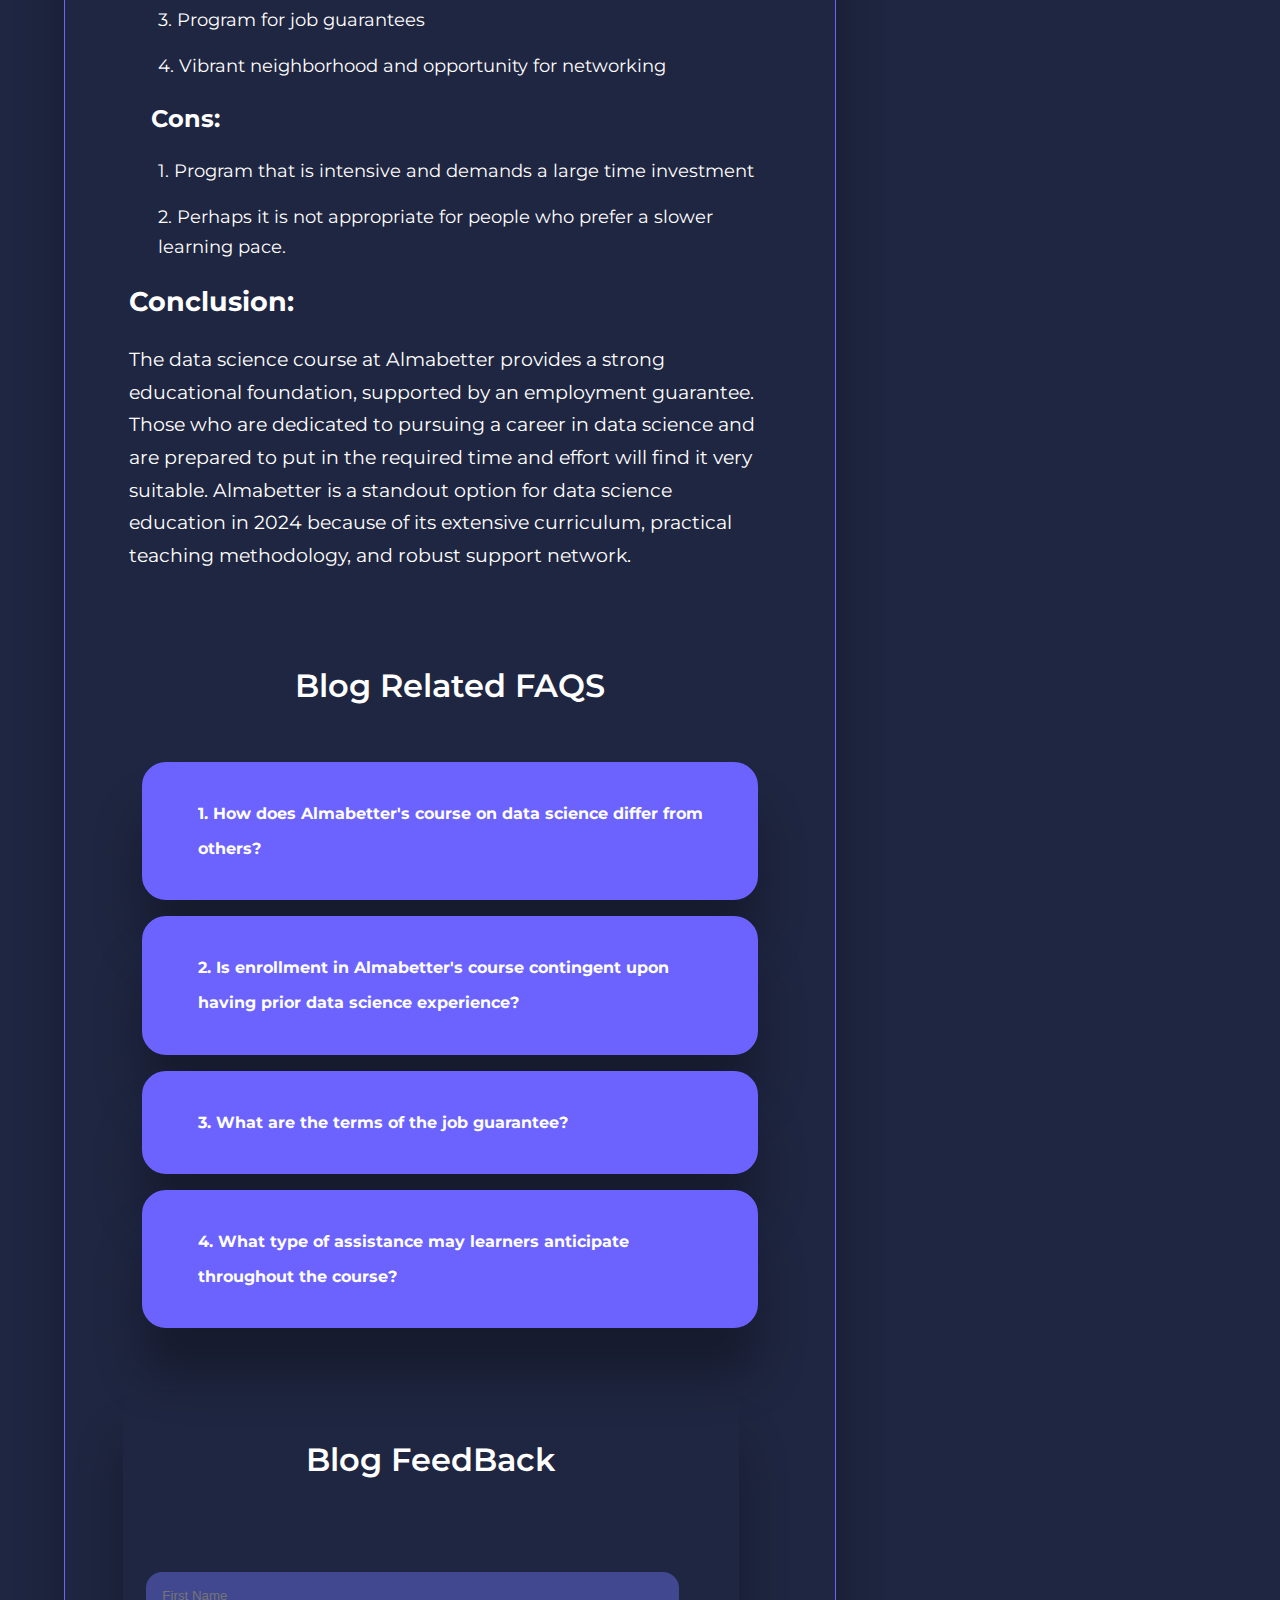
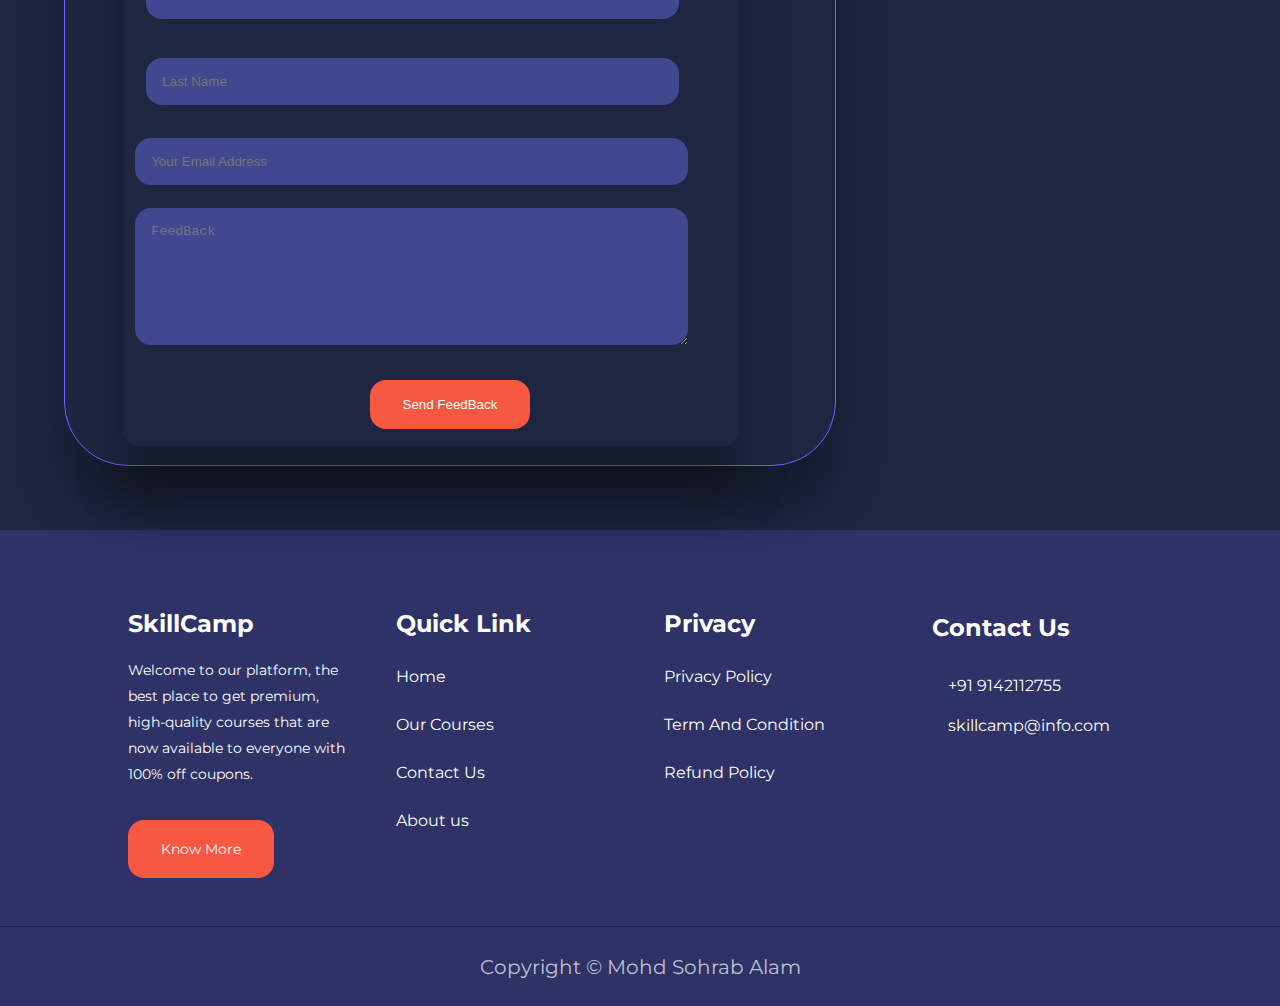
<file: Blogs/blog4.html>
<!DOCTYPE html>
<html lang="en">
<head>
    <meta charset="UTF-8">
    <meta name="viewport" content="width=device-width, initial-scale=1.0">
    <meta name="description" content="Discover an in-depth review of Almabetter's Data Science Course for 2024. Explore the curriculum, hands-on projects, job guarantee, and support system. Find out if it's the right fit for your career goals.">
    <meta name="keywords" content="Almabetter review, Almabetter Data Science Course, Data Science Course 2024, best data science course, data science job guarantee, data science education, Almabetter curriculum, data science mentorship">
    <meta name="author" content="SkillCamp">
    <meta property="og:title" content="Almabetter's Data Science Course 2024 Review | SkillCamp">
    <!-- fontawsome line -->
    <link rel="stylesheet" href="https://cdnjs.cloudflare.com/ajax/libs/font-awesome/6.5.2/css/all.min.css" integrity="sha512-SnH5WK+bZxgPHs44uWIX+LLJAJ9/2PkPKZ5QiAj6Ta86w+fsb2TkcmfRyVX3pBnMFcV7oQPJkl9QevSCWr3W6A==" crossorigin="anonymous" referrerpolicy="no-referrer" />
    <!-- Style sheet  -->
    <link rel="stylesheet" href="../Asset/CSS/blog.css">
     <link rel="stylesheet" href="../Asset/CSS/style.css">
     <link rel="stylesheet" href="Blog.css">
     <!-- Icons Coutlink -->
     <link rel="stylesheet" href="https://unicons.iconscout.com/release/v4.0.8/css/line.css">
     <!-- swiperjs -->
     <link
     rel="swiper-bundle"
     href="https://cdn.jsdelivr.net/npm/swiper@11/swiper-bundle.min.css"
   />
    <title>Education Multipage website project</title>
</head>
<body>
    <!-- ===========NAVBAR START========== -->
    <nav>
        <div class="container nav_container">
            <a href="../index.html" class="logo">SkillCamp</a>
            <ul class="nav_menu">
                <li><a href="../index.html">Home</a></li>
                <li><a href="../courses.html">Courses</a></li>
                <li><a href="../bolg.html">Blogs</a></li>
                <li><a href="../about.html">About Us</a></li>
                <li><a href="../contact.html">Contact</a></li>
            </ul>
            <button id="open-menu-btn" onclick=""><i class="fa-solid fa-bars"></i></button>
            <button id="close-menu-btn"><i class="fa-solid fa-xmark"></i></button>
        </div>
    </nav>
    <!-- ===========NAVBAR END========== -->
    <!-- BLOG  START -->
    <div class="content">
        <div class="blog-content">
            <!-- left main blog content start -->
                <div class="blog-content-left">
                    <div class="blog-heading">
                        <h1>Almabetter Review 2024: Should You Join Their Data Science Course?</h1>
                    </div>
                    <div class="icons">
                        <a href="#"><i class="fa-solid fa-user"></i> Mohd Sohrab</a>
                        <a href="#"><i class="fa-solid fa-calendar-days"></i> 16 July 2024</a>
                    </div>
                    <div class="blog-img">
                        <img src="../Asset/IMG/blog4.jpg" alt="">
                    </div>
                    <div class="main-content">
                        <h2>Introduction</h2>
                        <p>Selecting the appropriate school program can have a big impact on your career path in the rapidly changing field of data science. Almabetter has become a well-liked option for budding data scientists. We will examine all the features of Almabetter's data science course in this in-depth evaluation for 2024 to help you choose if it's the best option for you.</p>
                        
                        <h2>Why Almabetter?</h2>
                        <p>Almabetter is renowned for its cutting-edge approach to teaching data science, providing a structured curriculum created by professionals in the field. They guarantee that students obtain real-world experience by emphasizing practical, hands-on learning.</p>
                
                        <h2>Key Features of Almabetter's Data Science Course:</h2>
                        <ul>
                        <li>
                            <h3>All-inclusive Curriculum:</h3>
                            <p>Numerous subjects are covered in the course, such as data visualization, machine learning, deep learning, and Python programming. It is made to accommodate both newcomers and people with some previous knowledge of data science.</p>
                        </li>
                        <li>
                            <h3>Project-Based Education:</h3>
                            <p>Almabetter places a strong emphasis on hands-on learning through a variety of projects and activities that resemble real-world situations. With the aid of this strategy, students may develop a strong portfolio that will appeal to employers.</p>
                        </li>
                        <li>
                            <h3>Mentoring and Assistance:</h3>
                            <p>Throughout the course, students can receive assistance and support from seasoned mentors. Individual learning needs and obstacles are addressed with the support of one-on-one sessions and regular feedback.</p>
                        </li>
                        <li>
                        <h3>Assurance of Employment:</h3>
                        <p>Almabetter's job guarantee program is one of their most notable aspects. They guarantee a job within six months of finishing the course, or they will refund your money, which shows how confident they are in the program's efficacy.</p>
                        </li>
                        <li>
                        <h3>Networking and Community:</h3>
                        <p>Almabetter encourages a vibrant learning community and offers lots of chances for networking. Students can network with peers and professionals in the sector through regular meetups, seminars, and cooperative projects.</p>
                        </li>
                    </ul>
                        <h2>Student Success Stories:</h2>
                        <p>After finishing Almabetter's course, many students have made the move to fulfilling professions in data science with success. Testimonials emphasize the useful skills acquired, the encouraging classroom setting, and the program's efficacy in placing students in jobs.</p>
                
                        <h2>Pros and Cons:</h2>
                
                        <h3>Pros:</h3>
                        <ul>
                            <li>1. A thorough and current curriculum with a focus on experiential, hands-on learning</li>
                            <li>2. Robust support network and mentorship</li>
                            <li>3. Program for job guarantees</li>
                            <li>4. Vibrant neighborhood and opportunity for networking</li>
                        </ul>
                
                        <h3>Cons:</h3>
                        <ul>
                            <li>1. Program that is intensive and demands a large time investment</li>
                            <li>2. Perhaps it is not appropriate for people who prefer a slower learning pace.</li>
                        </ul>
                
                        <h2>Conclusion:</h2>
                        <p>The data science course at Almabetter provides a strong educational foundation, supported by an employment guarantee. Those who are dedicated to pursuing a career in data science and are prepared to put in the required time and effort will find it very suitable. Almabetter is a standout option for data science education in 2024 because of its extensive curriculum, practical teaching methodology, and robust support network.</p>
                    </div>
                    <div class="blog-faq">
                        <div class="blog-heading">Blog Related FAQS</div>
                        <div class="container blog-faqs-container">
                            <article class="blog-faqs">
                                <div class="faqs-icon"><i class="uil uil-plus"></i></div>
                                <div class="blog-question-answer">
                                    <h4>1. How does Almabetter's course on data science differ from others?</h4>
                                    <p>Almabetter is unique because of its extensive, project-based curriculum created by professionals in the field. By emphasizing practical skills through hands-on projects, the course makes sure that students are ready for data science difficulties that arise in the real world. Almabetter also provides a job guarantee, guaranteeing a job within six months of finishing the course or your money back.</p>
                                </div>
                            </article>
                            <!-- 2 -->
                            <article class="blog-faqs">
                                <div class="faqs-icon"><i class="uil uil-plus"></i></div>
                                <div class="blog-question-answer">
                                    <h4>2. Is enrollment in Almabetter's course contingent upon having prior data science experience?</h4>
                                    <p>Enrolling in Almabetter's course does not require any prior experience with data science. The course is designed to accommodate students who have some prior experience as well as newbies. The curriculum is designed to accommodate students of various abilities, beginning with basic ideas and working up to more complex subjects.</p>
                                </div>
                            </article>
                            <!-- 3 -->
                            <article class="blog-faqs">
                                <div class="faqs-icon"><i class="uil uil-plus"></i></div>
                                <div class="blog-question-answer">
                                    <h4>3. What are the terms of the job guarantee?</h4>
                                    <p>One of Almabetter's most alluring qualities is their job guarantee. Almabetter guarantees to place you in a job within six months of course completion if you match their eligibility requirements. In the event that they don't, your tuition will be fully refunded. Their commitment to the achievement of their students and their faith in the efficacy of their curriculum are demonstrated by this assurance.</p>
                                </div>
                            </article>
                            <!-- 4 -->
                            <article class="blog-faqs">
                                <div class="faqs-icon"><i class="uil uil-plus"></i></div>
                                <div class="blog-question-answer">
                                    <h4>4. What type of assistance may learners anticipate throughout the course?</h4>
                                    <p>Almabetter students enjoy a strong support network that consists of seasoned mentors, frequent feedback, and one-on-one meetings. Mentors offer career counsel, project guidance, and assistance in clarifying concepts. Almabetter also encourages a vibrant community of students and offers lots of networking possibilities.</p>
                                </div>
                            </article>
                        </div>
                    </div>
                    <div class="container blog-form">
                        <div class="blog-heading">Blog FeedBack</div>
                        <form action="#" class="feedbackform">
                            <div class="form-name">
                                <input type="text" id="FirstName" name="First Name" placeholder="First Name" required>
                                <input type="text" id="LastName" name="Last Name" placeholder="Last Name" required>
                            </div>
                            <input type="email" id="Email" name="Email Address" placeholder="Your Email Address" required>
                            <textarea name="Message" id="Message" rows="7" placeholder="FeedBack" required></textarea>
                            <button type="submit" id="submit-btn" class="btn btn-primary">Send FeedBack</button>
                        </form>
                    </div>
                </div>
        <!-- left main blog content End -->
            <div class="blog-content-right">
                <div class="blog-container1">
                    <div class="heading"><h1>Pop<span>Blog</span></h1></div>
                    <div class="blog-list">
                        <ul>
                            <li><a href="blog1.html"><p>Unlock Your Coding Potential: Top 5 AI Tools for Coding & Productivity</p></a></li>

                            <li><a href="blog1.html"><p>Unlock Your Coding Potential: Top 5 AI Tools for Coding & Productivity</p></a></li>

                            <li><a href="blog1.html"><p>Unlock Your Coding Potential: Top 5 AI Tools for Coding & Productivity</p></a></li>

                            <li><a href="blog1.html"><p>Unlock Your Coding Potential: Top 5 AI Tools for Coding & Productivity</p></a></li>
                        </ul>
                        <a href="../bolg.html" class="btn btn-secondary">Veiw More</a>
                    </div>
                </div>
                <div class="blog-container2">
                    <div class="heading"><h1>Trends<span>Blog</span></h1></div>
                    <div class="blog-list">
                        <ul>
                            <li><a href="blog1.html"><p>Unlock Your Coding Potential: Top 5 AI Tools for Coding & Productivity</p></a></li>

                            <li><a href="blog1.html"><p>Unlock Your Coding Potential: Top 5 AI Tools for Coding & Productivity</p></a></li>

                            <li><a href="blog1.html"><p>Unlock Your Coding Potential: Top 5 AI Tools for Coding & Productivity</p></a></li>

                            <li><a href="blog1.html"><p>Unlock Your Coding Potential: Top 5 AI Tools for Coding & Productivity</p></a></li>
                        </ul>
                        <a href="../bolg.html" class="btn btn-secondary">Veiw More</a>
                    </div>
                </div>
                <div class="blog-container3"></div>
                <div class="blog-container4"></div>
            </div>
        </div>
     </div>

    <!-- BLOG  END -->

    <!-- FOOTER START -->
<section class="footer">
    <div class="container footer-container">
        <div class="footer-1">
            <h4><a href="index.html">SkillCamp</a></h4>
            <p>Welcome to our platform, the best place to get premium, high-quality courses that are now available to everyone with 100% off coupons.</p>
            <a href="about.html" class="btn btn-primary">Know More</a>
        </div>

        <div class="footer-2">
            <h4>Quick Link</h4>
            <ul class="quicklink">
                <li><a href="index.html"><i class="fa fa-arrow-right"></i>Home</a></li>
                <li><a href="courses.html"><i class="fa fa-arrow-right"></i>Our Courses</a></li>
                <li><a href="contact.html"><i class="fa fa-arrow-right"></i>Contact Us</a></li>
                <li><a href="about.html"><i class="fa fa-arrow-right"></i>About us</a></li>
            </ul>
        </div>
        <div class="footer-3">
            <h4>Privacy</h4>
            <ul class="privacy">
                <li><a href="#">Privacy Policy</a></li>
                <li><a href="#">Term And Condition</a></li>
                <li><a href="#">Refund Policy</a></li>
            </ul>
        </div>

        <div class="footer-4">
            <h4>Contact Us</h4>
            <div class="contact-info">
                <p><i class="fa fa-phone"></i>+91 9142112755</p>
                <p><i class="fa fa-envelope"></i>skillcamp@info.com</p>
            </div>
            <ul class="share">
                <li><a href="https://www.facebook.com/profile.php?id=100028439742457" target="_blank"   class="fa-brands fa-facebook"></a></li>
                <li><a href="https://twitter.com/MohdSohrab59263"  target="_blank"  class="fa-brands fa-twitter"></a></li>
                <li><a href="https://www.instagram.com/mohd_sohrab__23/"  target="_blank"  class="fa-brands fa-instagram"></a></li>
                <li><a href="https://www.linkedin.com/in/mohd-sohrab-alam-046422249/"  target="_blank"  class="fa-brands fa-linkedin"></a></li>

            </ul>
        </div>
        
    </div>
    <div class="footer-copyright">
        <small>Copyright &copy; Mohd Sohrab Alam</small>
    </div>
 </section>
<!-- FOOTER End -->
<script src="https://cdn.jsdelivr.net/npm/swiper@11/swiper-bundle.min.js"></script>
 <script src="../Asset/JS/main.js"></script>
</body>
</html>
</file>
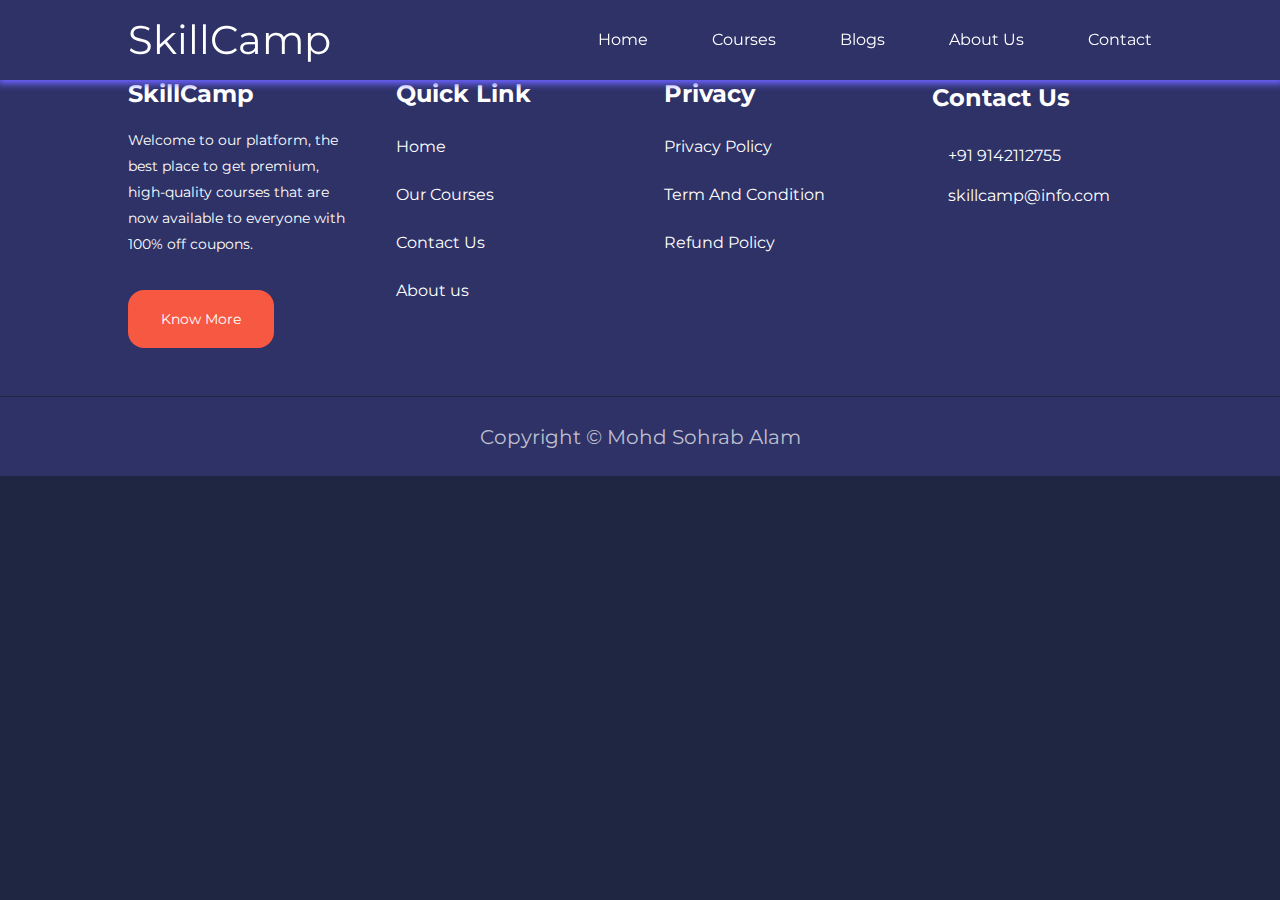
<file: Blogs/blog8.html>
<!DOCTYPE html>
<html lang="en">
<head>
    <meta charset="UTF-8">
    <meta name="viewport" content="width=device-width, initial-scale=1.0">
    <meta name="description" content="Discover an in-depth review of Almabetter's Data Science Course for 2024. Explore the curriculum, hands-on projects, job guarantee, and support system. Find out if it's the right fit for your career goals.">
    <meta name="keywords" content="Almabetter review, Almabetter Data Science Course, Data Science Course 2024, best data science course, data science job guarantee, data science education, Almabetter curriculum, data science mentorship">
    <meta name="author" content="SkillCamp">
    <meta property="og:title" content="Almabetter's Data Science Course 2024 Review | SkillCamp">
    <!-- fontawsome line -->
    <link rel="stylesheet" href="https://cdnjs.cloudflare.com/ajax/libs/font-awesome/6.5.2/css/all.min.css" integrity="sha512-SnH5WK+bZxgPHs44uWIX+LLJAJ9/2PkPKZ5QiAj6Ta86w+fsb2TkcmfRyVX3pBnMFcV7oQPJkl9QevSCWr3W6A==" crossorigin="anonymous" referrerpolicy="no-referrer" />
    <!-- Style sheet  -->
    <link rel="stylesheet" href="../Asset/CSS/blog.css">
     <link rel="stylesheet" href="../Asset/CSS/style.css">
     <link rel="stylesheet" href="Blog.css">
     <!-- Icons Coutlink -->
     <link rel="stylesheet" href="https://unicons.iconscout.com/release/v4.0.8/css/line.css">
     <!-- swiperjs -->
     <link
     rel="swiper-bundle"
     href="https://cdn.jsdelivr.net/npm/swiper@11/swiper-bundle.min.css"
   />
    <title>Education Multipage website project</title>
</head>
<body>
    <!-- ===========NAVBAR START========== -->
    <nav>
        <div class="container nav_container">
            <a href="../index.html" class="logo">SkillCamp</a>
            <ul class="nav_menu">
                <li><a href="../index.html">Home</a></li>
                <li><a href="../courses.html">Courses</a></li>
                <li><a href="../bolg.html">Blogs</a></li>
                <li><a href="../about.html">About Us</a></li>
                <li><a href="../contact.html">Contact</a></li>
            </ul>
            <button id="open-menu-btn" onclick=""><i class="fa-solid fa-bars"></i></button>
            <button id="close-menu-btn"><i class="fa-solid fa-xmark"></i></button>
        </div>
    </nav>
    <!-- ===========NAVBAR END========== -->
    <!-- BLOG  START -->
    
    <!-- BLOG  END -->

    <!-- FOOTER START -->
<section class="footer">
    <div class="container footer-container">
        <div class="footer-1">
            <h4><a href="index.html">SkillCamp</a></h4>
            <p>Welcome to our platform, the best place to get premium, high-quality courses that are now available to everyone with 100% off coupons.</p>
            <a href="about.html" class="btn btn-primary">Know More</a>
        </div>

        <div class="footer-2">
            <h4>Quick Link</h4>
            <ul class="quicklink">
                <li><a href="index.html"><i class="fa fa-arrow-right"></i>Home</a></li>
                <li><a href="courses.html"><i class="fa fa-arrow-right"></i>Our Courses</a></li>
                <li><a href="contact.html"><i class="fa fa-arrow-right"></i>Contact Us</a></li>
                <li><a href="about.html"><i class="fa fa-arrow-right"></i>About us</a></li>
            </ul>
        </div>
        <div class="footer-3">
            <h4>Privacy</h4>
            <ul class="privacy">
                <li><a href="#">Privacy Policy</a></li>
                <li><a href="#">Term And Condition</a></li>
                <li><a href="#">Refund Policy</a></li>
            </ul>
        </div>

        <div class="footer-4">
            <h4>Contact Us</h4>
            <div class="contact-info">
                <p><i class="fa fa-phone"></i>+91 9142112755</p>
                <p><i class="fa fa-envelope"></i>skillcamp@info.com</p>
            </div>
            <ul class="share">
                <li><a href="https://www.facebook.com/profile.php?id=100028439742457" target="_blank"   class="fa-brands fa-facebook"></a></li>
                <li><a href="https://twitter.com/MohdSohrab59263"  target="_blank"  class="fa-brands fa-twitter"></a></li>
                <li><a href="https://www.instagram.com/mohd_sohrab__23/"  target="_blank"  class="fa-brands fa-instagram"></a></li>
                <li><a href="https://www.linkedin.com/in/mohd-sohrab-alam-046422249/"  target="_blank"  class="fa-brands fa-linkedin"></a></li>

            </ul>
        </div>
        
    </div>
    <div class="footer-copyright">
        <small>Copyright &copy; Mohd Sohrab Alam</small>
    </div>
 </section>
<!-- FOOTER End -->
<script src="https://cdn.jsdelivr.net/npm/swiper@11/swiper-bundle.min.js"></script>
 <script src="../Asset/JS/main.js"></script>
</body>
</html>
</file>
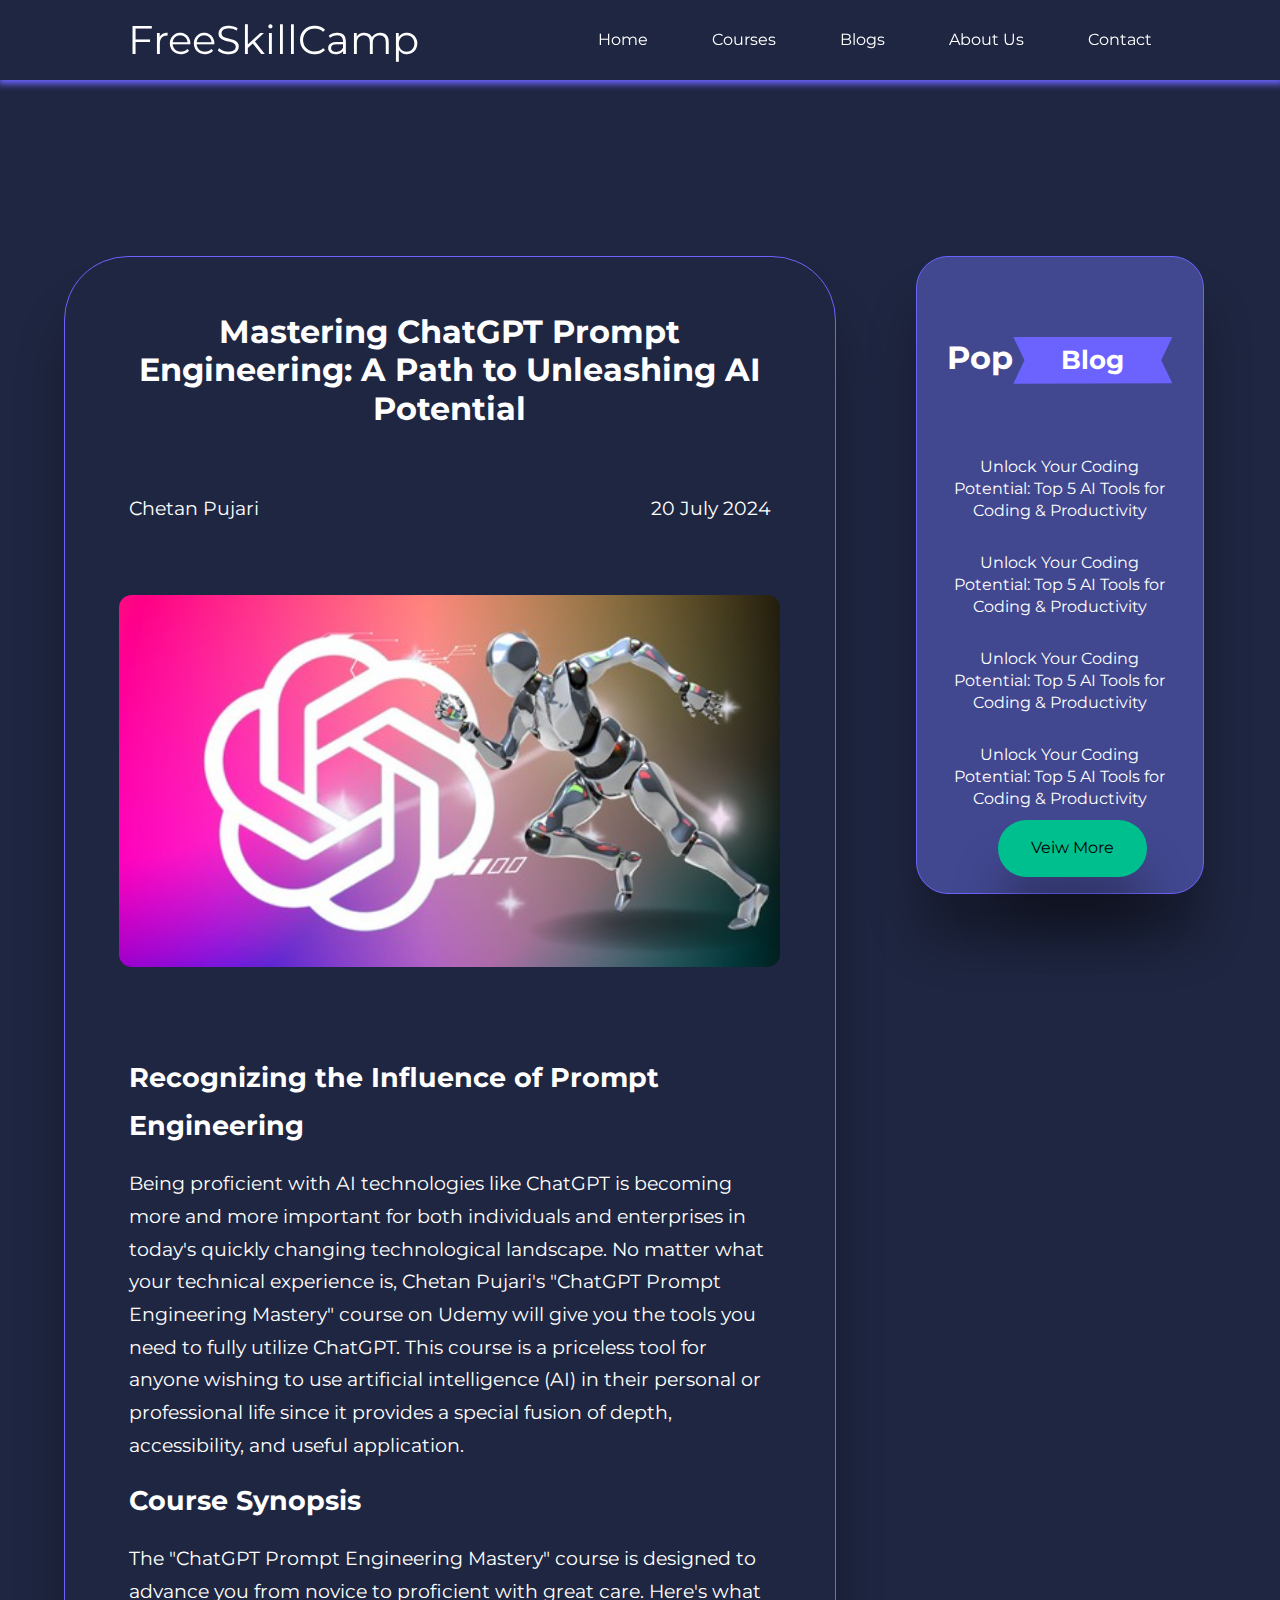
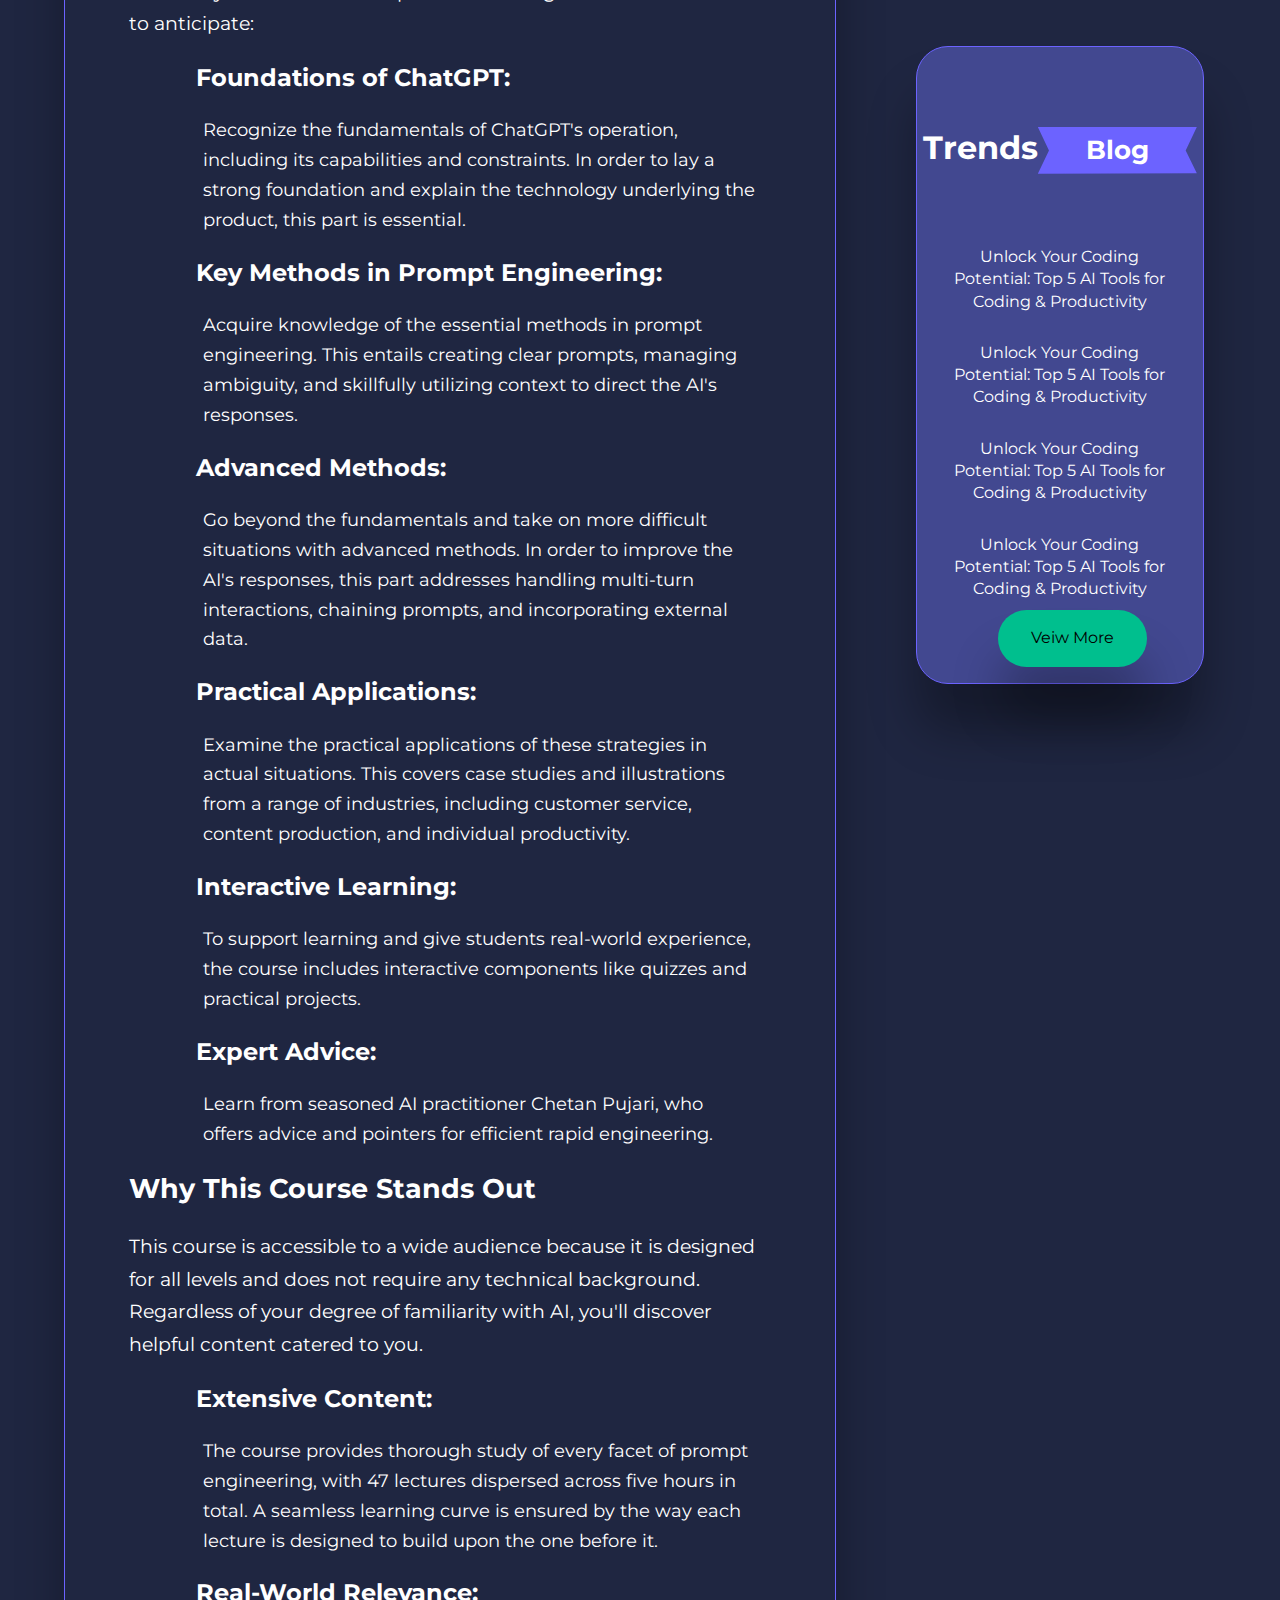
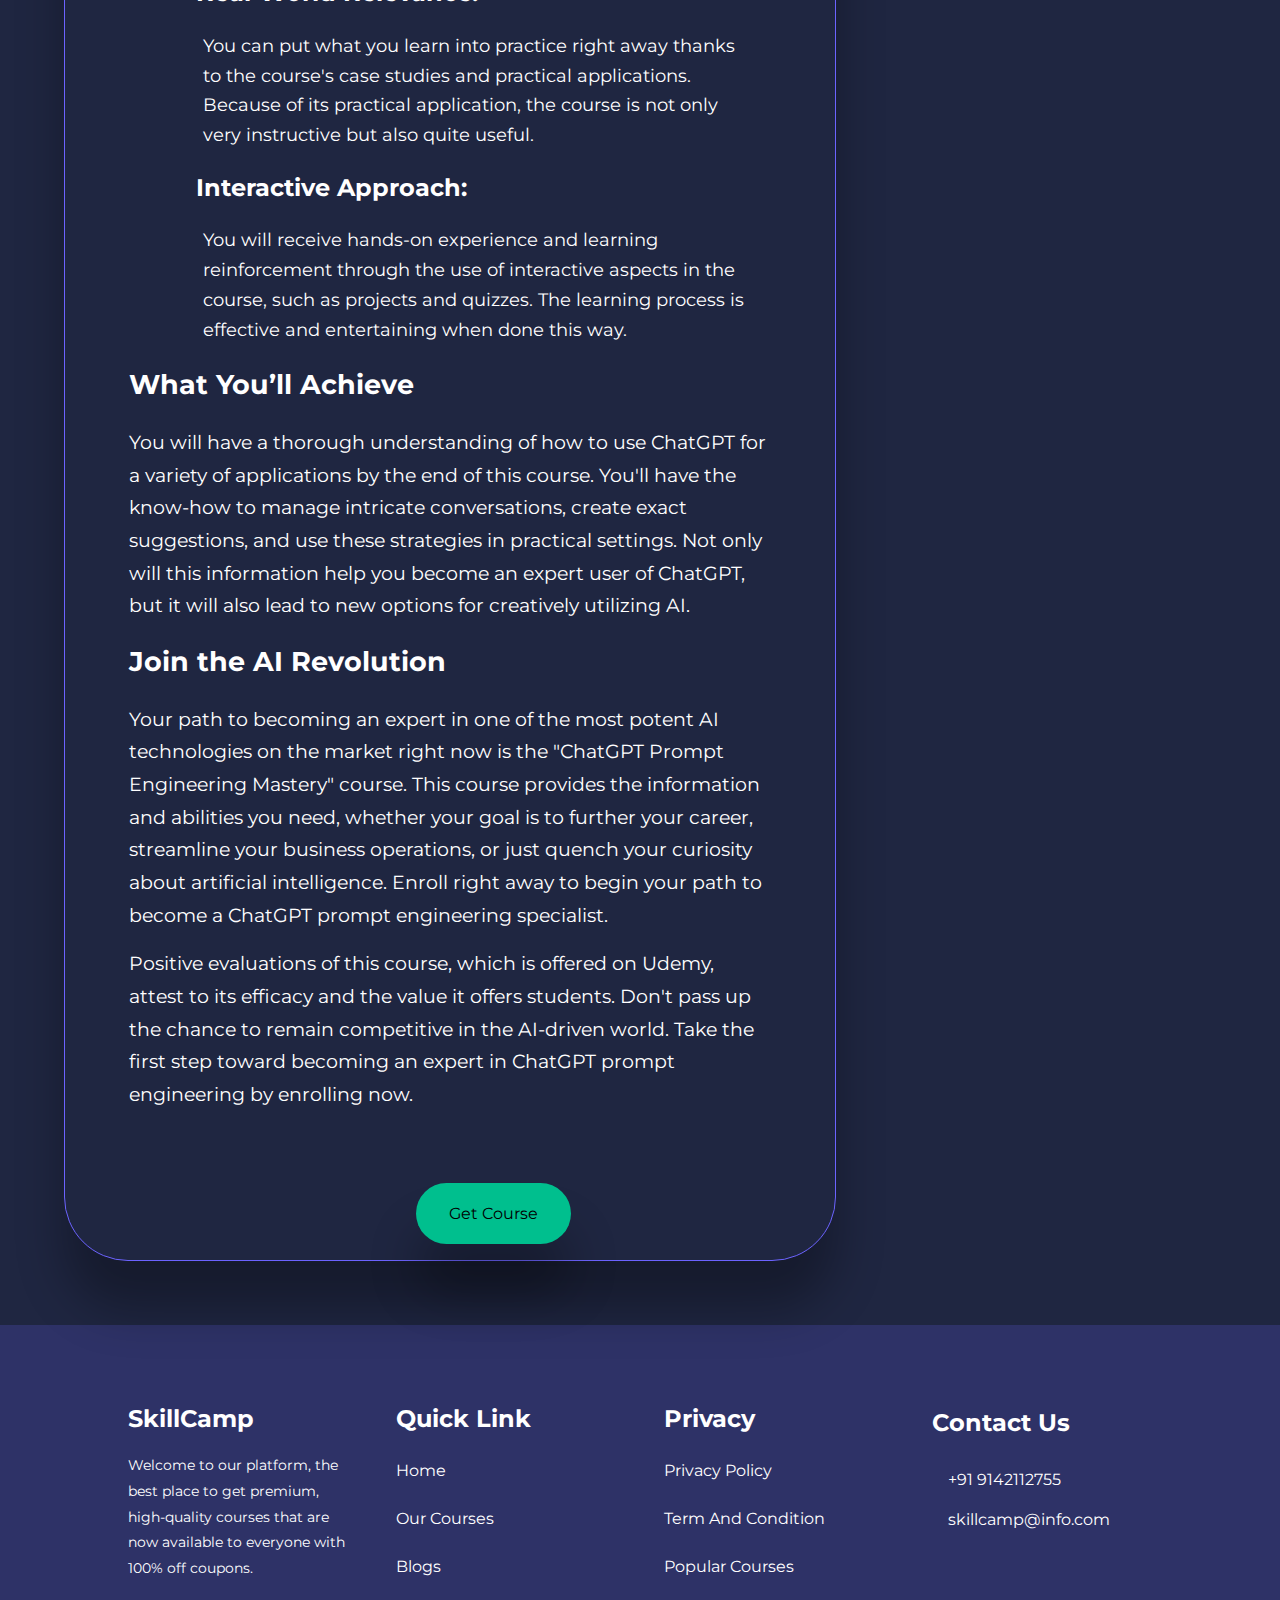
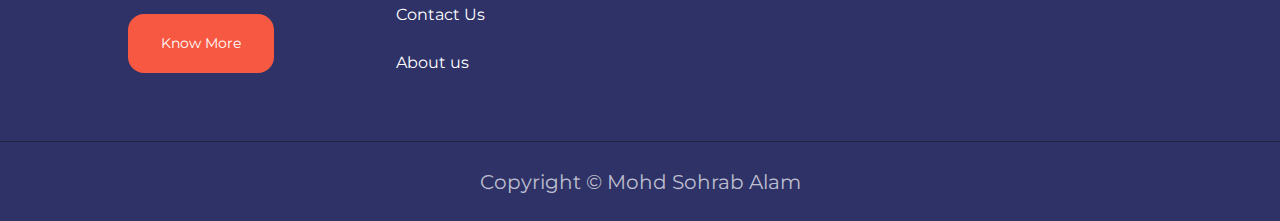
<file: Courses/course1.html>
<!DOCTYPE html>
<html lang="en">
<head>
    <meta charset="UTF-8">
    <meta name="viewport" content="width=device-width, initial-scale=1.0">
    <!-- fontawsome line -->
    <link rel="stylesheet" href="https://cdnjs.cloudflare.com/ajax/libs/font-awesome/6.5.2/css/all.min.css" integrity="sha512-SnH5WK+bZxgPHs44uWIX+LLJAJ9/2PkPKZ5QiAj6Ta86w+fsb2TkcmfRyVX3pBnMFcV7oQPJkl9QevSCWr3W6A==" crossorigin="anonymous" referrerpolicy="no-referrer" />
    <!-- Style sheet  -->
     <link rel="stylesheet" href="../Asset/CSS/style.css">
     <link rel="stylesheet" href="../Blogs/Blog.css">
     <!-- Icons Coutlink -->
     <link rel="stylesheet" href="https://unicons.iconscout.com/release/v4.0.8/css/line.css">
     <!-- swiperjs -->
     <link
     rel="stylesheet"
     href="https://cdn.jsdelivr.net/npm/swiper@11/swiper-bundle.min.css"
   />
    <title>Education Multipage website project</title>
</head>
<body>
    <!-- ===========NAVBAR START========== -->
    <nav>
        <div class="container nav_container">
            <a href="index.html" class="logo">FreeSkillCamp</a>
            <ul class="nav_menu">
                <li><a href="../index.html">Home</a></li>
                <li><a href="../courses.html">Courses</a></li>
                <li><a href="../bolg.html">Blogs</a></li>
                <li><a href="../about.html">About Us</a></li>
                <li><a href="../contact.html">Contact</a></li>
            </ul>
            <button id="open-menu-btn" onclick=""><i class="fa-solid fa-bars"></i></button>
            <button id="close-menu-btn"><i class="fa-solid fa-xmark"></i></button>
        </div>
    </nav>
    <!-- ===========NAVBAR END========== -->

    <!-- BLOG  START -->
    <div class="content">
        <div class="blog-content">
            <!-- left main blog content start -->
            <div class="blog-content-left">
                <div class="blog-heading">
                    <h1>Mastering ChatGPT Prompt Engineering: A Path to Unleashing AI Potential</h1>
                </div>
                <div class="icons">
                    <a href="#"><i class="fa-solid fa-user"></i> Chetan Pujari</a>
                    <a href="#"><i class="fa-solid fa-calendar-days"></i> 20 July 2024</a>
                </div>
                <div class="blog-img">
                    <img src="../Asset/IMG/Courses-img/course1.jpg" alt="">
                </div>
                <div class="main-content">
                    <h2>Recognizing the Influence of Prompt Engineering</h2>
                    <p>Being proficient with AI technologies like ChatGPT is becoming more and more important for both individuals and enterprises in today's quickly changing technological landscape. No matter what your technical experience is, Chetan Pujari's "ChatGPT Prompt Engineering Mastery" course on Udemy will give you the tools you need to fully utilize ChatGPT. This course is a priceless tool for anyone wishing to use artificial intelligence (AI) in their personal or professional life since it provides a special fusion of depth, accessibility, and useful application.</p>
                    
                    <h2>Course Synopsis</h2>
                    <p>The "ChatGPT Prompt Engineering Mastery" course is designed to advance you from novice to proficient with great care. Here's what to anticipate:</p>
                    <ul>
                        <li>
                    <h3>Foundations of ChatGPT:</h3>
                    <p>Recognize the fundamentals of ChatGPT's operation, including its capabilities and constraints. In order to lay a strong foundation and explain the technology underlying the product, this part is essential.</p>
                    </li>
                    <li>
                    <h3>Key Methods in Prompt Engineering:</h3>
                    <p>Acquire knowledge of the essential methods in prompt engineering. This entails creating clear prompts, managing ambiguity, and skillfully utilizing context to direct the AI's responses.</p>
                    </li>
                    <li>
                    <h3>Advanced Methods:</h3>
                    <p>Go beyond the fundamentals and take on more difficult situations with advanced methods. In order to improve the AI's responses, this part addresses handling multi-turn interactions, chaining prompts, and incorporating external data.</p>
                    </li>
                    <li>
                    <h3>Practical Applications:</h3>
                    <p>Examine the practical applications of these strategies in actual situations. This covers case studies and illustrations from a range of industries, including customer service, content production, and individual productivity.</p>
                    </li>
                    <li>
                    <h3>Interactive Learning:</h3>
                    <p>To support learning and give students real-world experience, the course includes interactive components like quizzes and practical projects.</p>
                    </li>
                    <li>
                    <h3>Expert Advice:</h3>
                    <p>Learn from seasoned AI practitioner Chetan Pujari, who offers advice and pointers for efficient rapid engineering.</p>
                    </li>
                    <h2>Why This Course Stands Out</h2>
                    <p>This course is accessible to a wide audience because it is designed for all levels and does not require any technical background. Regardless of your degree of familiarity with AI, you'll discover helpful content catered to you.</p>
                    <li>
                    <h3>Extensive Content:</h3>
                    <p>The course provides thorough study of every facet of prompt engineering, with 47 lectures dispersed across five hours in total. A seamless learning curve is ensured by the way each lecture is designed to build upon the one before it.</p>
                    </li>
                    <li>
                    <h3>Real-World Relevance:</h3>
                    <p>You can put what you learn into practice right away thanks to the course's case studies and practical applications. Because of its practical application, the course is not only very instructive but also quite useful.</p>
                    </li>
                    <li>
                    <h3>Interactive Approach:</h3>
                    <p>You will receive hands-on experience and learning reinforcement through the use of interactive aspects in the course, such as projects and quizzes. The learning process is effective and entertaining when done this way.</p>
                    </li>
                </ul>
                    <h2>What You’ll Achieve</h2>
                    <p>You will have a thorough understanding of how to use ChatGPT for a variety of applications by the end of this course. You'll have the know-how to manage intricate conversations, create exact suggestions, and use these strategies in practical settings. Not only will this information help you become an expert user of ChatGPT, but it will also lead to new options for creatively utilizing AI.</p>
                    
                    <h2>Join the AI Revolution</h2>
                    <p>Your path to becoming an expert in one of the most potent AI technologies on the market right now is the "ChatGPT Prompt Engineering Mastery" course. This course provides the information and abilities you need, whether your goal is to further your career, streamline your business operations, or just quench your curiosity about artificial intelligence. Enroll right away to begin your path to become a ChatGPT prompt engineering specialist.</p>
                    
                    <p>Positive evaluations of this course, which is offered on Udemy, attest to its efficacy and the value it offers students. Don't pass up the chance to remain competitive in the AI-driven world. Take the first step toward becoming an expert in ChatGPT prompt engineering by enrolling now.</p>
                    
                    <a href="https://www.udemy.com/course/chatgpt-prompt-engineering-mastery/?couponCode=442CC7517303DB9C9A4B" target="_blank" class="btn btn-secondary">Get Course</a>
                </div>
            </div>
                

        <!-- left main blog content End -->
            <div class="blog-content-right">
                <div class="blog-container1">
                    <div class="heading"><h1>Pop<span>Blog</span></h1></div>
                    <div class="blog-list">
                        <ul>
                            <li><a href="blog1.html"><p>Unlock Your Coding Potential: Top 5 AI Tools for Coding & Productivity</p></a></li>

                            <li><a href="blog1.html"><p>Unlock Your Coding Potential: Top 5 AI Tools for Coding & Productivity</p></a></li>

                            <li><a href="blog1.html"><p>Unlock Your Coding Potential: Top 5 AI Tools for Coding & Productivity</p></a></li>

                            <li><a href="blog1.html"><p>Unlock Your Coding Potential: Top 5 AI Tools for Coding & Productivity</p></a></li>
                        </ul>
                        <a href="../bolg.html" class="btn btn-secondary">Veiw More</a>
                    </div>
                </div>
                <div class="blog-container2">
                    <div class="heading"><h1>Trends<span>Blog</span></h1></div>
                    <div class="blog-list">
                        <ul>
                            <li><a href="blog1.html"><p>Unlock Your Coding Potential: Top 5 AI Tools for Coding & Productivity</p></a></li>

                            <li><a href="blog1.html"><p>Unlock Your Coding Potential: Top 5 AI Tools for Coding & Productivity</p></a></li>

                            <li><a href="blog1.html"><p>Unlock Your Coding Potential: Top 5 AI Tools for Coding & Productivity</p></a></li>

                            <li><a href="blog1.html"><p>Unlock Your Coding Potential: Top 5 AI Tools for Coding & Productivity</p></a></li>
                        </ul>
                        <a href="../bolg.html" class="btn btn-secondary">Veiw More</a>
                    </div>
                </div>
                <div class="blog-container3"></div>
                <div class="blog-container4"></div>
            </div>
        </div>
     </div>

    <!-- BLOG  END -->

    <!-- FOOTER START -->
    <section class="footer">
        <div class="container footer-container">
            <div class="footer-1">
                <h4><a href="index.html">SkillCamp</a></h4>
                <p>Welcome to our platform, the best place to get premium, high-quality courses that are now available to everyone with 100% off coupons.</p>
                <a href="about.html" class="btn btn-primary">Know More</a>
            </div>

            <div class="footer-2">
                <h4>Quick Link</h4>
                <ul class="quicklink">
                    <li><a href="../index.html"><i class="fa fa-arrow-right"></i>Home</a></li>
                    <li><a href="../courses.html"><i class="fa fa-arrow-right"></i>Our Courses</a></li>
                    <li><a href="../bolg.html"><i class="fa fa-arrow-right"></i>Blogs</a></li>
                    <li><a href="../contact.html"><i class="fa fa-arrow-right"></i>Contact Us</a></li>
                    <li><a href="../about.html"><i class="fa fa-arrow-right"></i>About us</a></li>
                </ul>
            </div>
            <div class="footer-3">
                <h4>Privacy</h4>
                <ul class="privacy">
                    <li><a href="#">Privacy Policy</a></li>
                    <li><a href="#">Term And Condition</a></li>
                    <li><a href="../courses.html">Popular Courses</a></li>
                </ul>
            </div>

            <div class="footer-4">
                <h4>Contact Us</h4>
                <div class="contact-info">
                    <p><i class="fa fa-phone"></i>+91 9142112755</p>
                    <p><i class="fa fa-envelope"></i>skillcamp@info.com</p>
                </div>
                <ul class="share">
                    <li><a href="https://www.facebook.com/profile.php?id=100028439742457" target="_blank"   class="fa-brands fa-facebook"></a></li>
                    <li><a href="https://twitter.com/MohdSohrab59263"  target="_blank"  class="fa-brands fa-twitter"></a></li>
                    <li><a href="https://www.instagram.com/mohd_sohrab__23/"  target="_blank"  class="fa-brands fa-instagram"></a></li>
                    <li><a href="https://www.linkedin.com/in/mohd-sohrab-alam-046422249/"  target="_blank"  class="fa-brands fa-linkedin"></a></li>
    
                </ul>
            </div>
            
        </div>
        <div class="footer-copyright">
            <small>Copyright &copy; Mohd Sohrab Alam</small>
        </div>
    </section>
<!-- FOOTER End -->

    <script src="https://cdn.jsdelivr.net/npm/swiper@11/swiper-bundle.min.js"></script>
    <script src="../Asset/JS/main.js"></script>
</body>
</html>
</file>
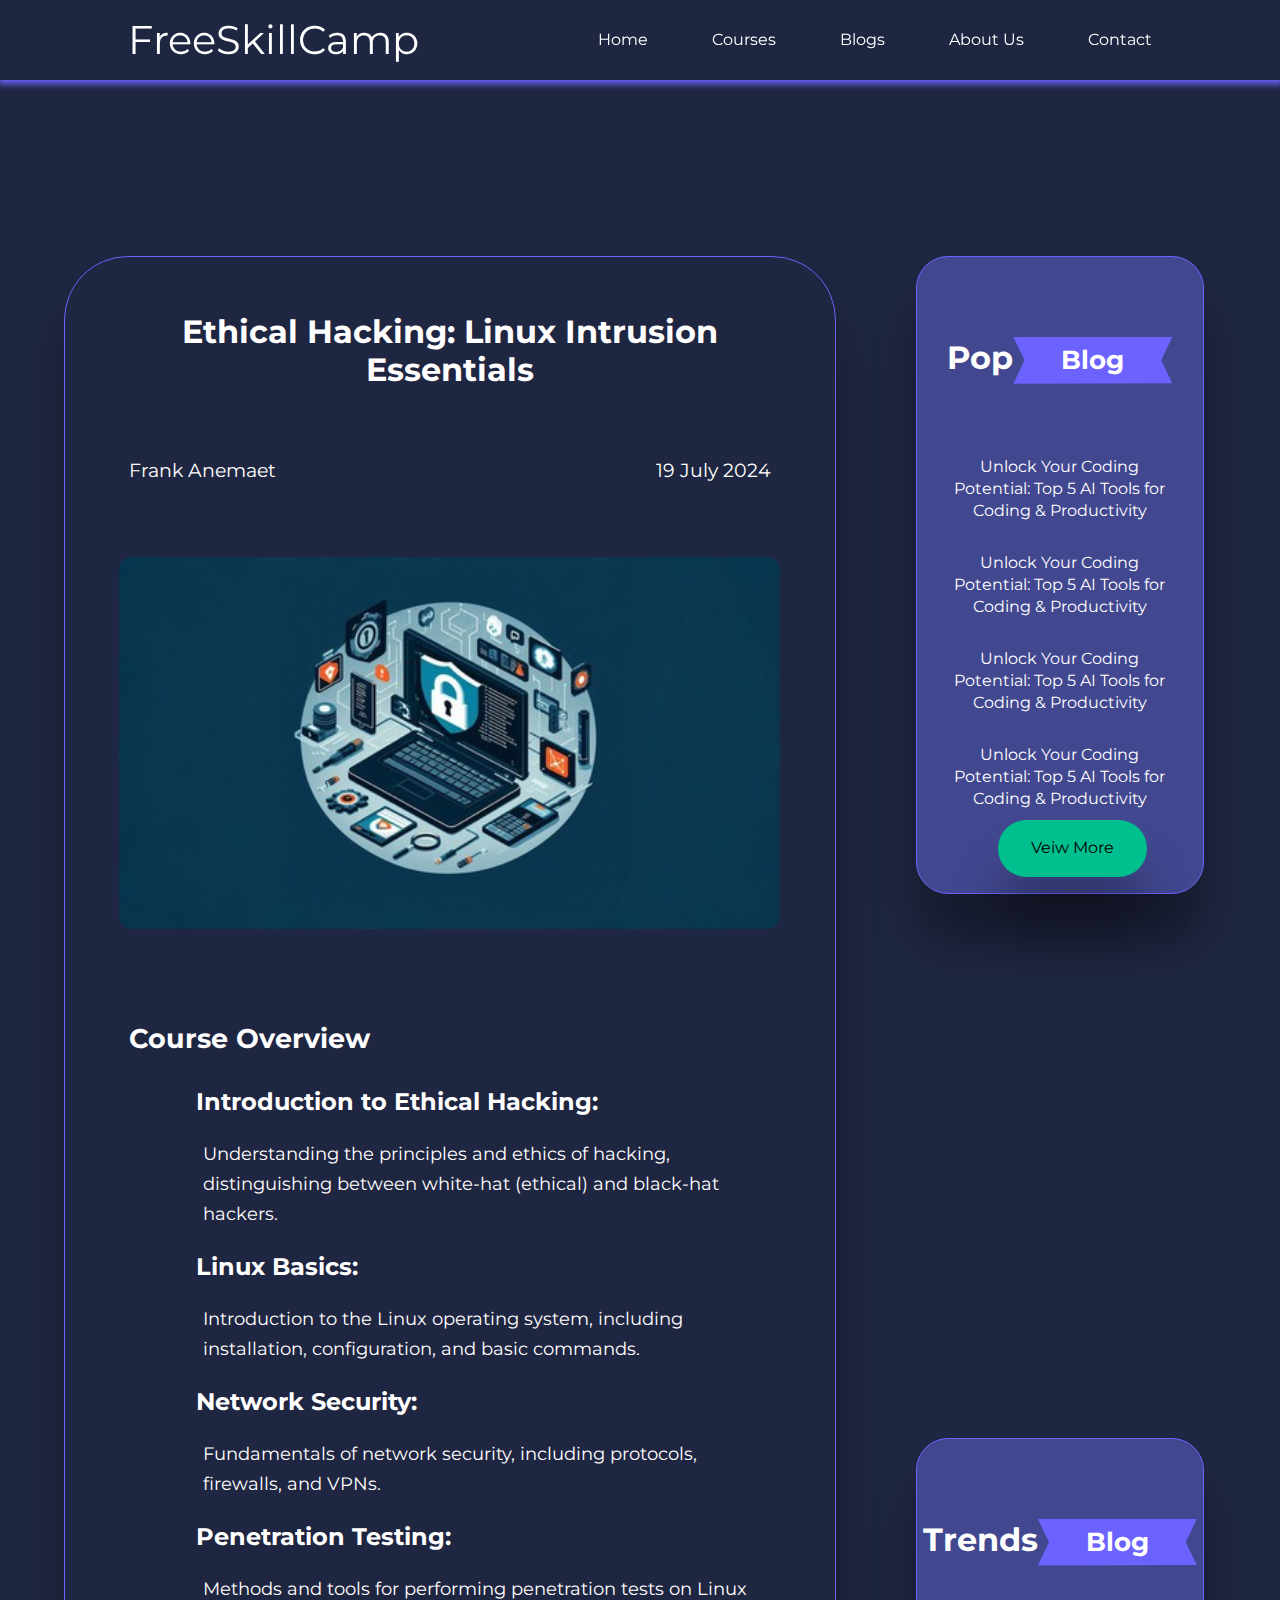
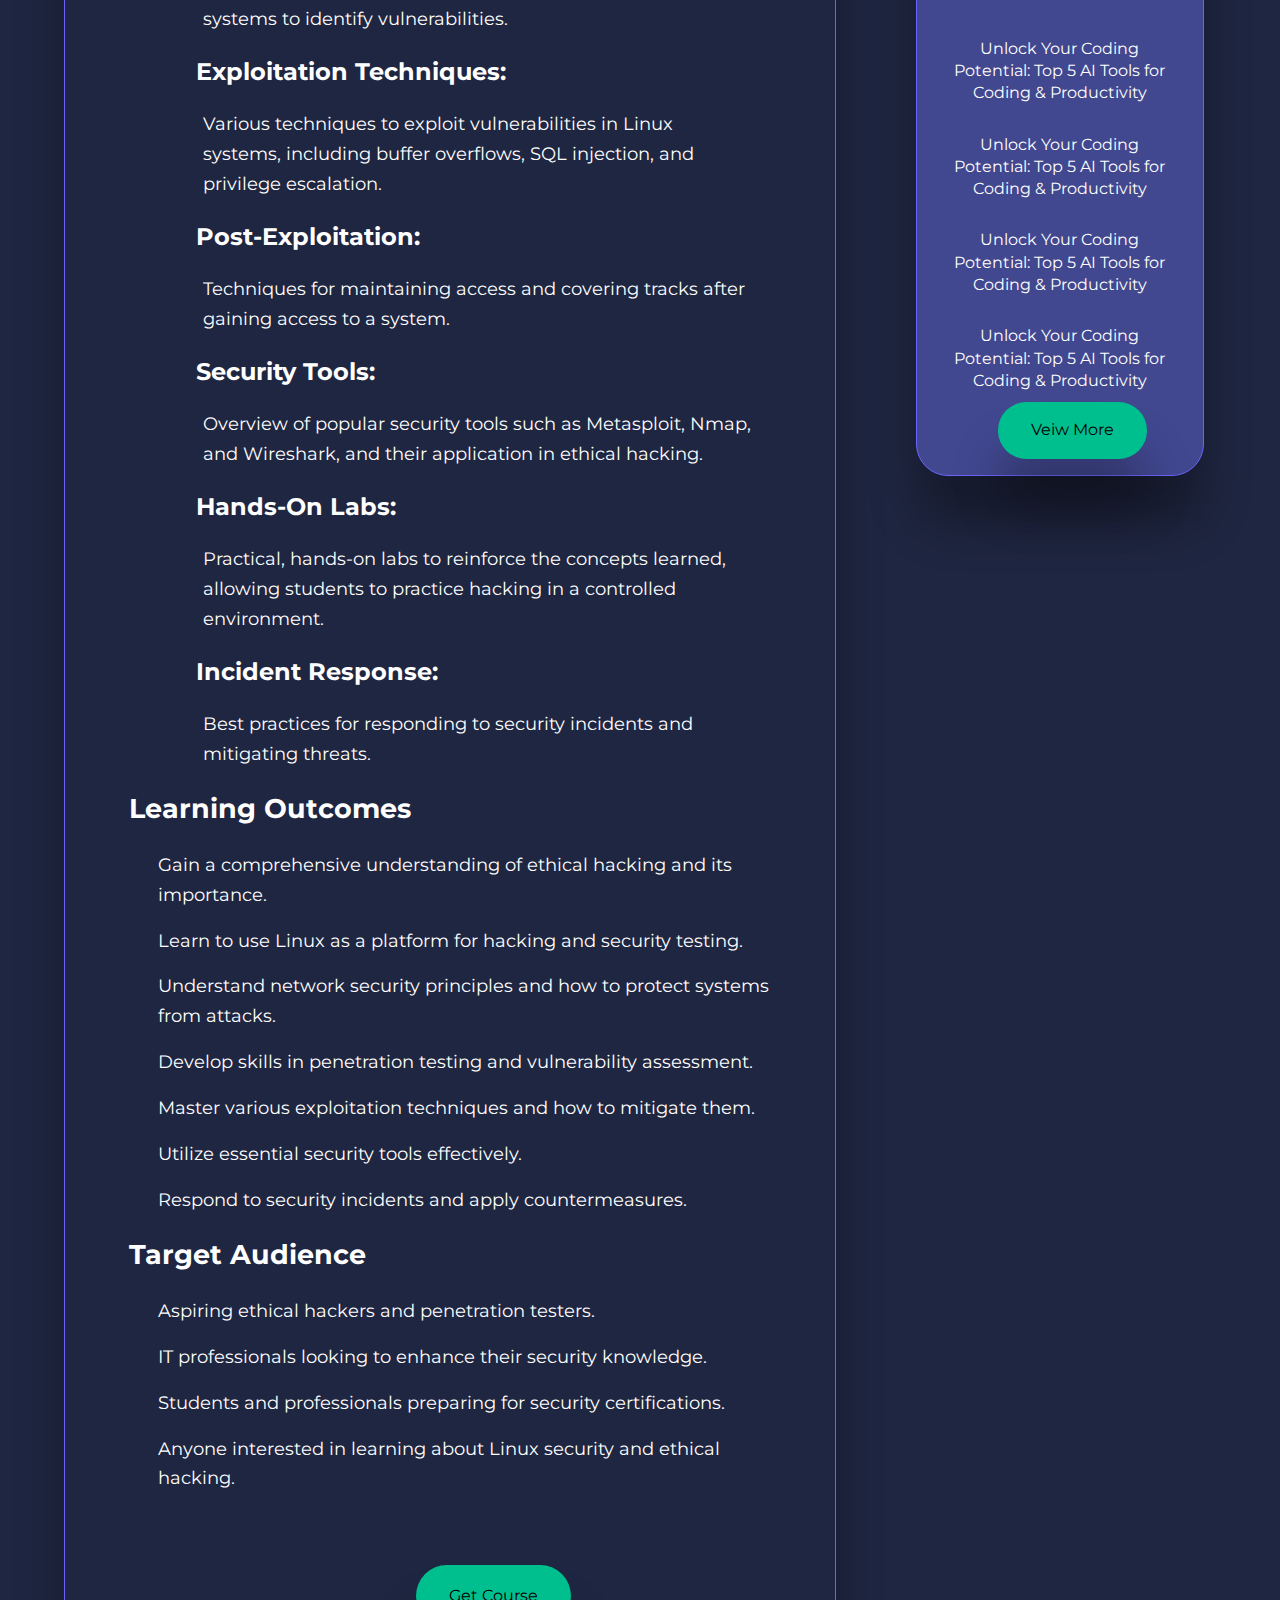
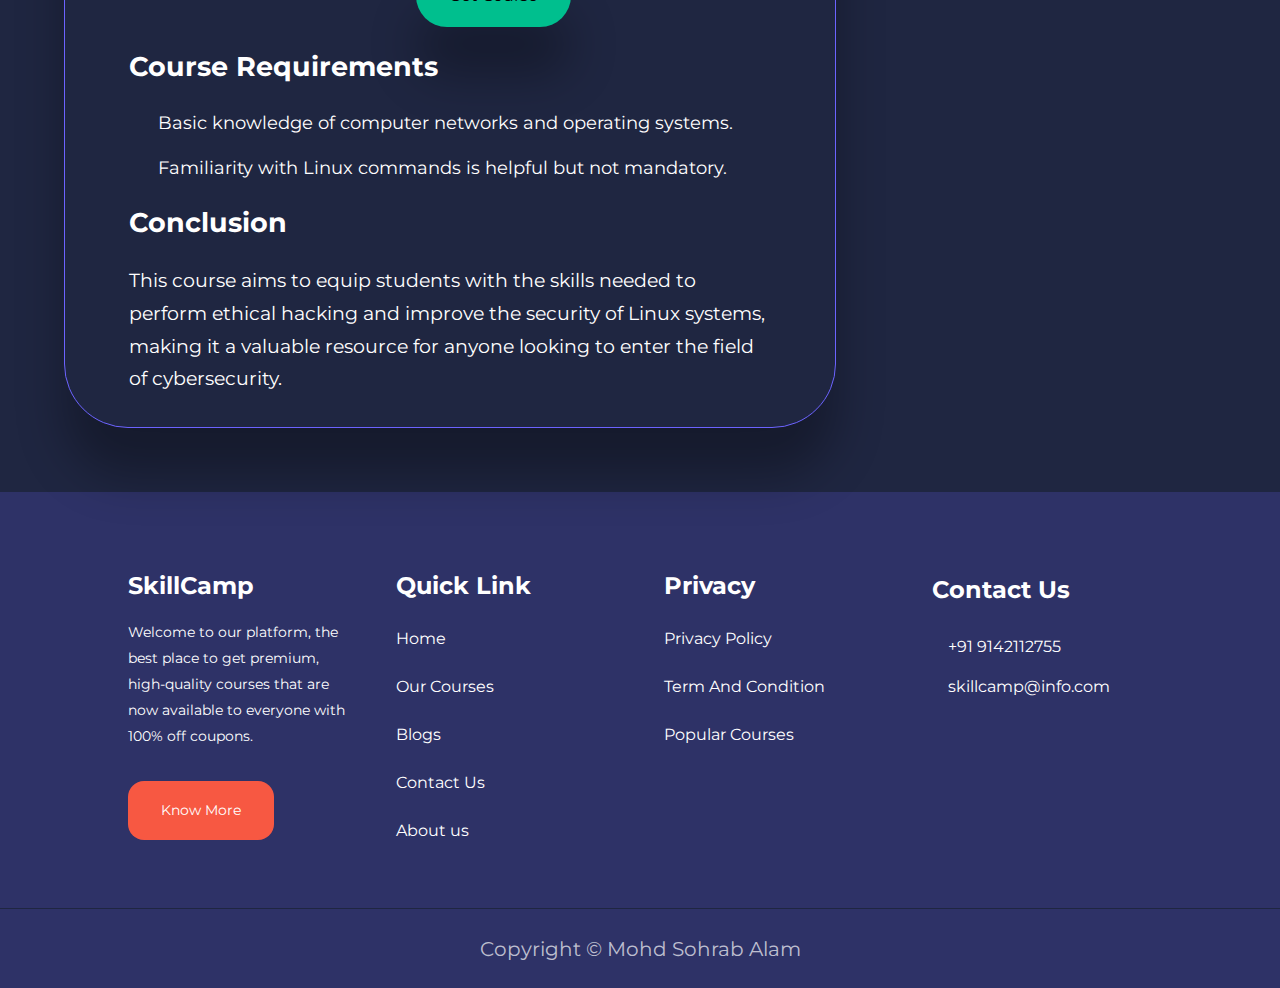
<file: Courses/course2.html>
<!DOCTYPE html>
<html lang="en">
<head>
    <meta charset="UTF-8">
    <meta name="viewport" content="width=device-width, initial-scale=1.0">
    <!-- fontawsome line -->
    <link rel="stylesheet" href="https://cdnjs.cloudflare.com/ajax/libs/font-awesome/6.5.2/css/all.min.css" integrity="sha512-SnH5WK+bZxgPHs44uWIX+LLJAJ9/2PkPKZ5QiAj6Ta86w+fsb2TkcmfRyVX3pBnMFcV7oQPJkl9QevSCWr3W6A==" crossorigin="anonymous" referrerpolicy="no-referrer" />
    <!-- Style sheet  -->
     <link rel="stylesheet" href="../Asset/CSS/style.css">
     <link rel="stylesheet" href="../Blogs/Blog.css">
     <!-- Icons Coutlink -->
     <link rel="stylesheet" href="https://unicons.iconscout.com/release/v4.0.8/css/line.css">
     <!-- swiperjs -->
     <link
     rel="stylesheet"
     href="https://cdn.jsdelivr.net/npm/swiper@11/swiper-bundle.min.css"
   />
    <title>Education Multipage website project</title>
</head>
<body>
    <!-- ===========NAVBAR START========== -->
    <nav>
        <div class="container nav_container">
            <a href="../index.html" class="logo">FreeSkillCamp</a>
            <ul class="nav_menu">
                <li><a href="../index.html">Home</a></li>
                <li><a href="../courses.html">Courses</a></li>
                <li><a href="../bolg.html">Blogs</a></li>
                <li><a href="../about.html">About Us</a></li>
                <li><a href="../contact.html">Contact</a></li>
            </ul>
            <button id="open-menu-btn" onclick=""><i class="fa-solid fa-bars"></i></button>
            <button id="close-menu-btn"><i class="fa-solid fa-xmark"></i></button>
        </div>
    </nav>
    <!-- ===========NAVBAR END========== -->

    <!-- BLOG  START -->
    <div class="content">
        <div class="blog-content">
            <!-- left main blog content start -->
            <div class="blog-content-left">
                <div class="blog-heading">
                    <h1>Ethical Hacking: Linux Intrusion Essentials</h1>
                </div>
                <div class="icons">
                    <a href="#"><i class="fa-solid fa-user"></i>Frank Anemaet</a>
                    <a href="#"><i class="fa-solid fa-calendar-days"></i>19 July 2024</a>
                </div>
                <div class="blog-img">
                    <img src="../Asset/IMG/Courses-img/course2.jpg" alt="Ethical Hacking: Linux Intrusion Essentials">
                </div>
                <div class="main-content">
                    <h2>Course Overview</h2>
                    <ul>
                        <li>
                            <h3>Introduction to Ethical Hacking:</h3>
                            <p>Understanding the principles and ethics of hacking, distinguishing between white-hat (ethical) and black-hat hackers.</p>
                        </li>
                        <li>
                            <h3>Linux Basics:</h3>
                            <p>Introduction to the Linux operating system, including installation, configuration, and basic commands.</p>
                        </li>
                        <li>
                            <h3>Network Security:</h3>
                            <p>Fundamentals of network security, including protocols, firewalls, and VPNs.</p>
                        </li>
                        <li>
                            <h3>Penetration Testing:</h3>
                            <p>Methods and tools for performing penetration tests on Linux systems to identify vulnerabilities.</p>
                        </li>
                        <li>
                            <h3>Exploitation Techniques:</h3>
                            <p>Various techniques to exploit vulnerabilities in Linux systems, including buffer overflows, SQL injection, and privilege escalation.</p>
                        </li>
                        <li>
                            <h3>Post-Exploitation:</h3>
                            <p>Techniques for maintaining access and covering tracks after gaining access to a system.</p>
                        </li>
                        <li>
                            <h3>Security Tools:</h3>
                            <p>Overview of popular security tools such as Metasploit, Nmap, and Wireshark, and their application in ethical hacking.</p>
                        </li>
                        <li>
                            <h3>Hands-On Labs:</h3>
                            <p>Practical, hands-on labs to reinforce the concepts learned, allowing students to practice hacking in a controlled environment.</p>
                        </li>
                        <li>
                            <h3>Incident Response:</h3>
                            <p>Best practices for responding to security incidents and mitigating threats.</p>
                        </li>
                    </ul>
                    
                    <h2>Learning Outcomes</h2>
                    <ul>
                        <li>Gain a comprehensive understanding of ethical hacking and its importance.</li>
                        <li>Learn to use Linux as a platform for hacking and security testing.</li>
                        <li>Understand network security principles and how to protect systems from attacks.</li>
                        <li>Develop skills in penetration testing and vulnerability assessment.</li>
                        <li>Master various exploitation techniques and how to mitigate them.</li>
                        <li>Utilize essential security tools effectively.</li>
                        <li>Respond to security incidents and apply countermeasures.</li>
                    </ul>
                    
                    <h2>Target Audience</h2>
                    <ul>
                        <li>Aspiring ethical hackers and penetration testers.</li>
                        <li>IT professionals looking to enhance their security knowledge.</li>
                        <li>Students and professionals preparing for security certifications.</li>
                        <li>Anyone interested in learning about Linux security and ethical hacking.</li>
                    </ul>
                    <a href="https://www.udemy.com/course/ethical-hacking-linux-intrusion-essentials/?couponCode=FABULOSOS" target="_blank" class="btn btn-secondary">Get Course</a>
                    <h2>Course Requirements</h2>
                    <ul>
                        <li>Basic knowledge of computer networks and operating systems.</li>
                        <li>Familiarity with Linux commands is helpful but not mandatory.</li>
                    </ul>
                    <h2>Conclusion</h2>
                    <p>This course aims to equip students with the skills needed to perform ethical hacking and improve the security of Linux systems, making it a valuable resource for anyone looking to enter the field of cybersecurity.</p>
                    
                </div>
            </div>
            
            
        <!-- left main blog content End -->
            <div class="blog-content-right">
                <div class="blog-container1">
                    <div class="heading"><h1>Pop<span>Blog</span></h1></div>
                    <div class="blog-list">
                        <ul>
                            <li><a href="blog1.html"><p>Unlock Your Coding Potential: Top 5 AI Tools for Coding & Productivity</p></a></li>

                            <li><a href="blog1.html"><p>Unlock Your Coding Potential: Top 5 AI Tools for Coding & Productivity</p></a></li>

                            <li><a href="blog1.html"><p>Unlock Your Coding Potential: Top 5 AI Tools for Coding & Productivity</p></a></li>

                            <li><a href="blog1.html"><p>Unlock Your Coding Potential: Top 5 AI Tools for Coding & Productivity</p></a></li>
                        </ul>
                        <a href="../bolg.html" class="btn btn-secondary">Veiw More</a>
                    </div>
                </div>
                <div class="blog-container2">
                    <div class="heading"><h1>Trends<span>Blog</span></h1></div>
                    <div class="blog-list">
                        <ul>
                            <li><a href="blog1.html"><p>Unlock Your Coding Potential: Top 5 AI Tools for Coding & Productivity</p></a></li>

                            <li><a href="blog1.html"><p>Unlock Your Coding Potential: Top 5 AI Tools for Coding & Productivity</p></a></li>

                            <li><a href="blog1.html"><p>Unlock Your Coding Potential: Top 5 AI Tools for Coding & Productivity</p></a></li>

                            <li><a href="blog1.html"><p>Unlock Your Coding Potential: Top 5 AI Tools for Coding & Productivity</p></a></li>
                        </ul>
                        <a href="../bolg.html" class="btn btn-secondary">Veiw More</a>
                    </div>
                </div>
                <div class="blog-container3"></div>
                <div class="blog-container4"></div>
            </div>
        </div>
     </div>

    <!-- BLOG  END -->

    <!-- FOOTER START -->
    <section class="footer">
        <div class="container footer-container">
            <div class="footer-1">
                <h4><a href="index.html">SkillCamp</a></h4>
                <p>Welcome to our platform, the best place to get premium, high-quality courses that are now available to everyone with 100% off coupons.</p>
                <a href="about.html" class="btn btn-primary">Know More</a>
            </div>

            <div class="footer-2">
                <h4>Quick Link</h4>
                <ul class="quicklink">
                    <li><a href="../index.html"><i class="fa fa-arrow-right"></i>Home</a></li>
                    <li><a href="../courses.html"><i class="fa fa-arrow-right"></i>Our Courses</a></li>
                    <li><a href="../bolg.html"><i class="fa fa-arrow-right"></i>Blogs</a></li>
                    <li><a href="../contact.html"><i class="fa fa-arrow-right"></i>Contact Us</a></li>
                    <li><a href="../about.html"><i class="fa fa-arrow-right"></i>About us</a></li>
                </ul>
            </div>
            <div class="footer-3">
                <h4>Privacy</h4>
                <ul class="privacy">
                    <li><a href="#">Privacy Policy</a></li>
                    <li><a href="#">Term And Condition</a></li>
                    <li><a href="../courses.html">Popular Courses</a></li>
                </ul>
            </div>

            <div class="footer-4">
                <h4>Contact Us</h4>
                <div class="contact-info">
                    <p><i class="fa fa-phone"></i>+91 9142112755</p>
                    <p><i class="fa fa-envelope"></i>skillcamp@info.com</p>
                </div>
                <ul class="share">
                    <li><a href="https://www.facebook.com/profile.php?id=100028439742457" target="_blank"   class="fa-brands fa-facebook"></a></li>
                    <li><a href="https://twitter.com/MohdSohrab59263"  target="_blank"  class="fa-brands fa-twitter"></a></li>
                    <li><a href="https://www.instagram.com/mohd_sohrab__23/"  target="_blank"  class="fa-brands fa-instagram"></a></li>
                    <li><a href="https://www.linkedin.com/in/mohd-sohrab-alam-046422249/"  target="_blank"  class="fa-brands fa-linkedin"></a></li>
    
                </ul>
            </div>
            
        </div>
        <div class="footer-copyright">
            <small>Copyright &copy; Mohd Sohrab Alam</small>
        </div>
    </section>
<!-- FOOTER End -->

    <script src="https://cdn.jsdelivr.net/npm/swiper@11/swiper-bundle.min.js"></script>
    <script src="../Asset/JS/main.js"></script>
</body>
</html>
</file>
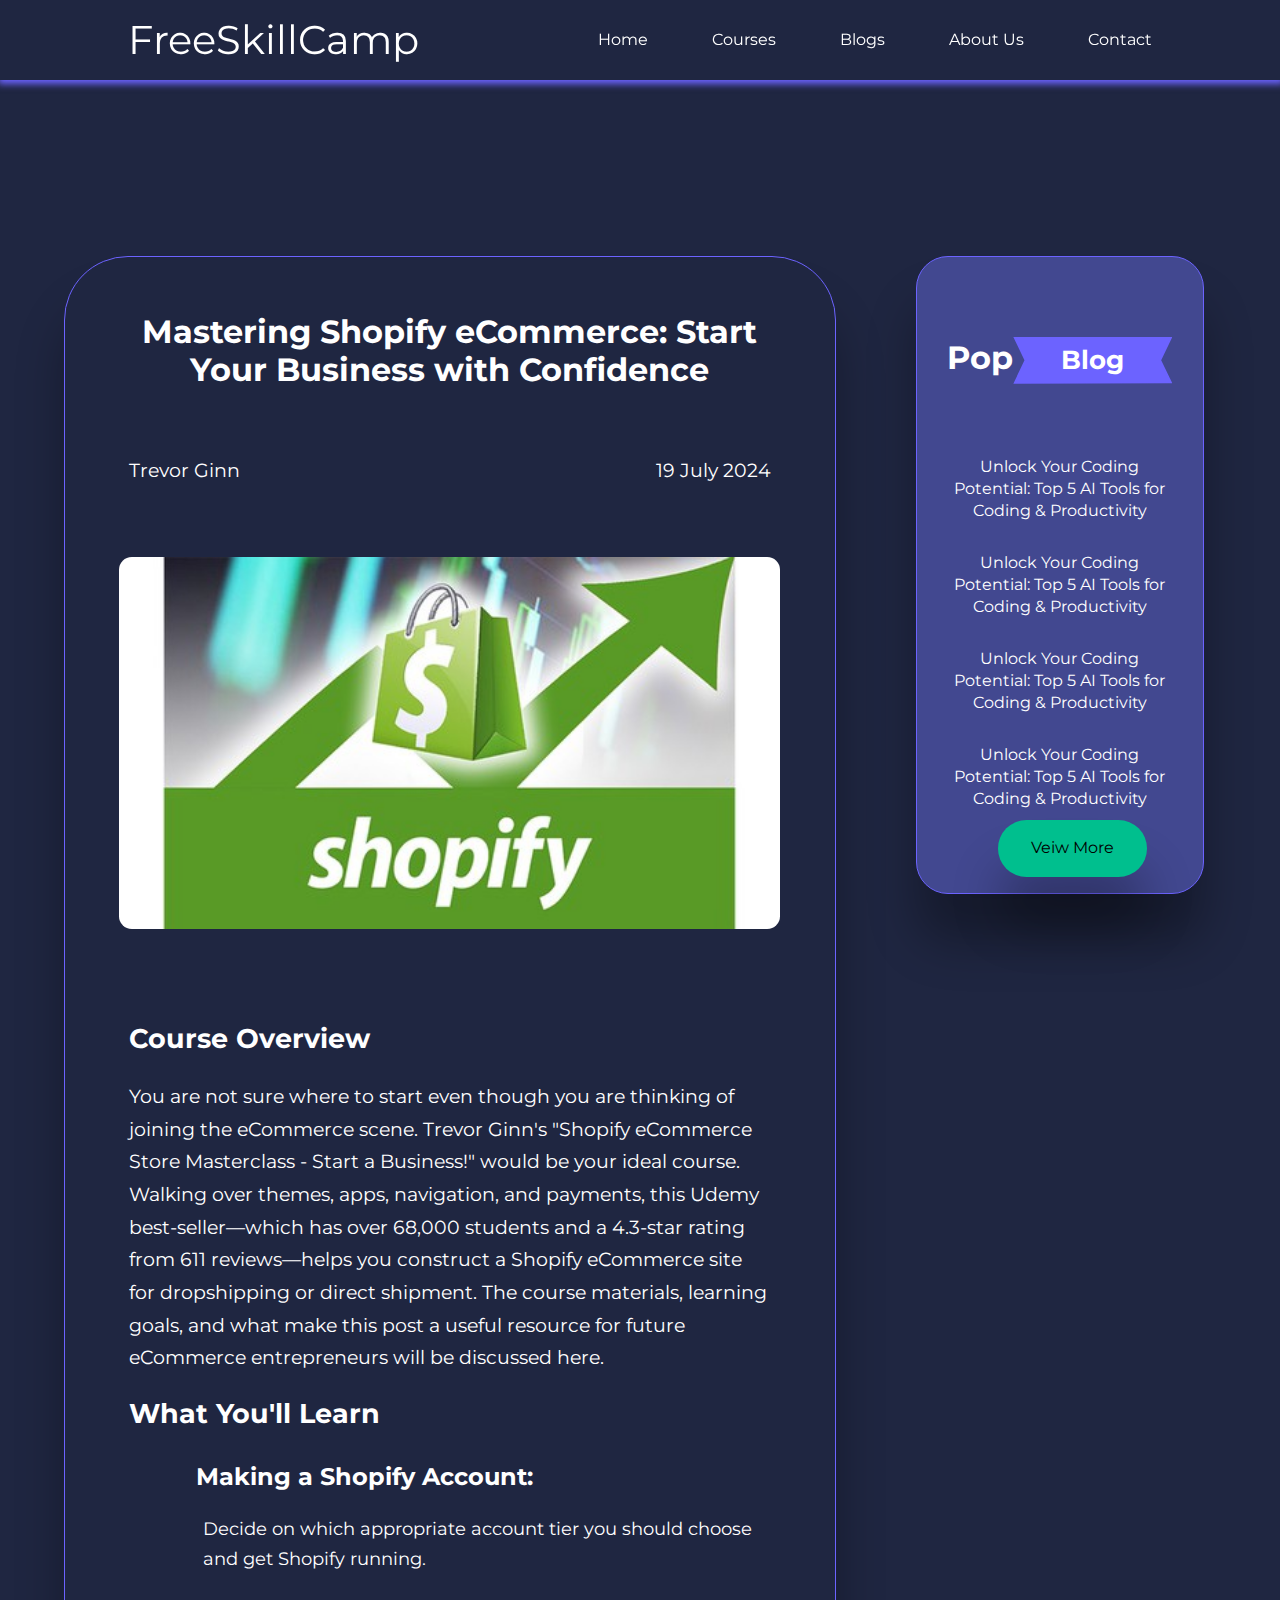
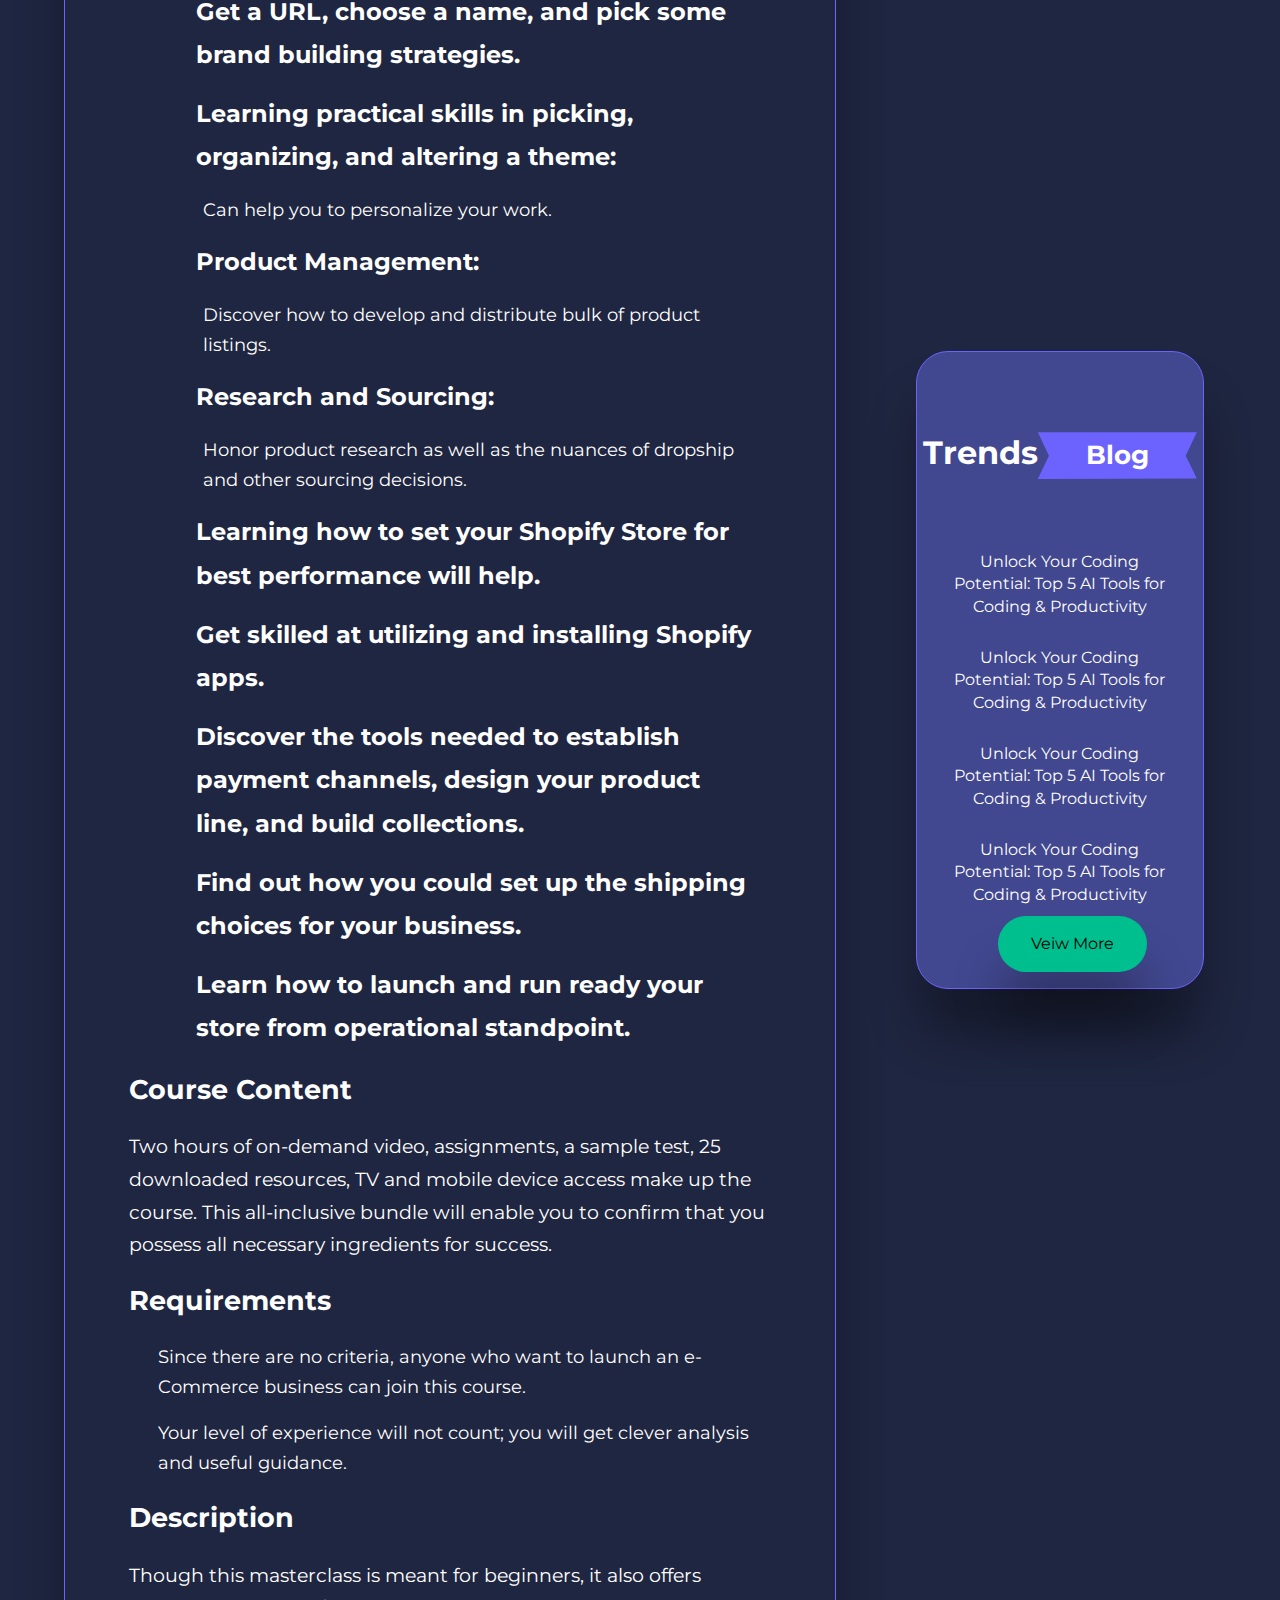
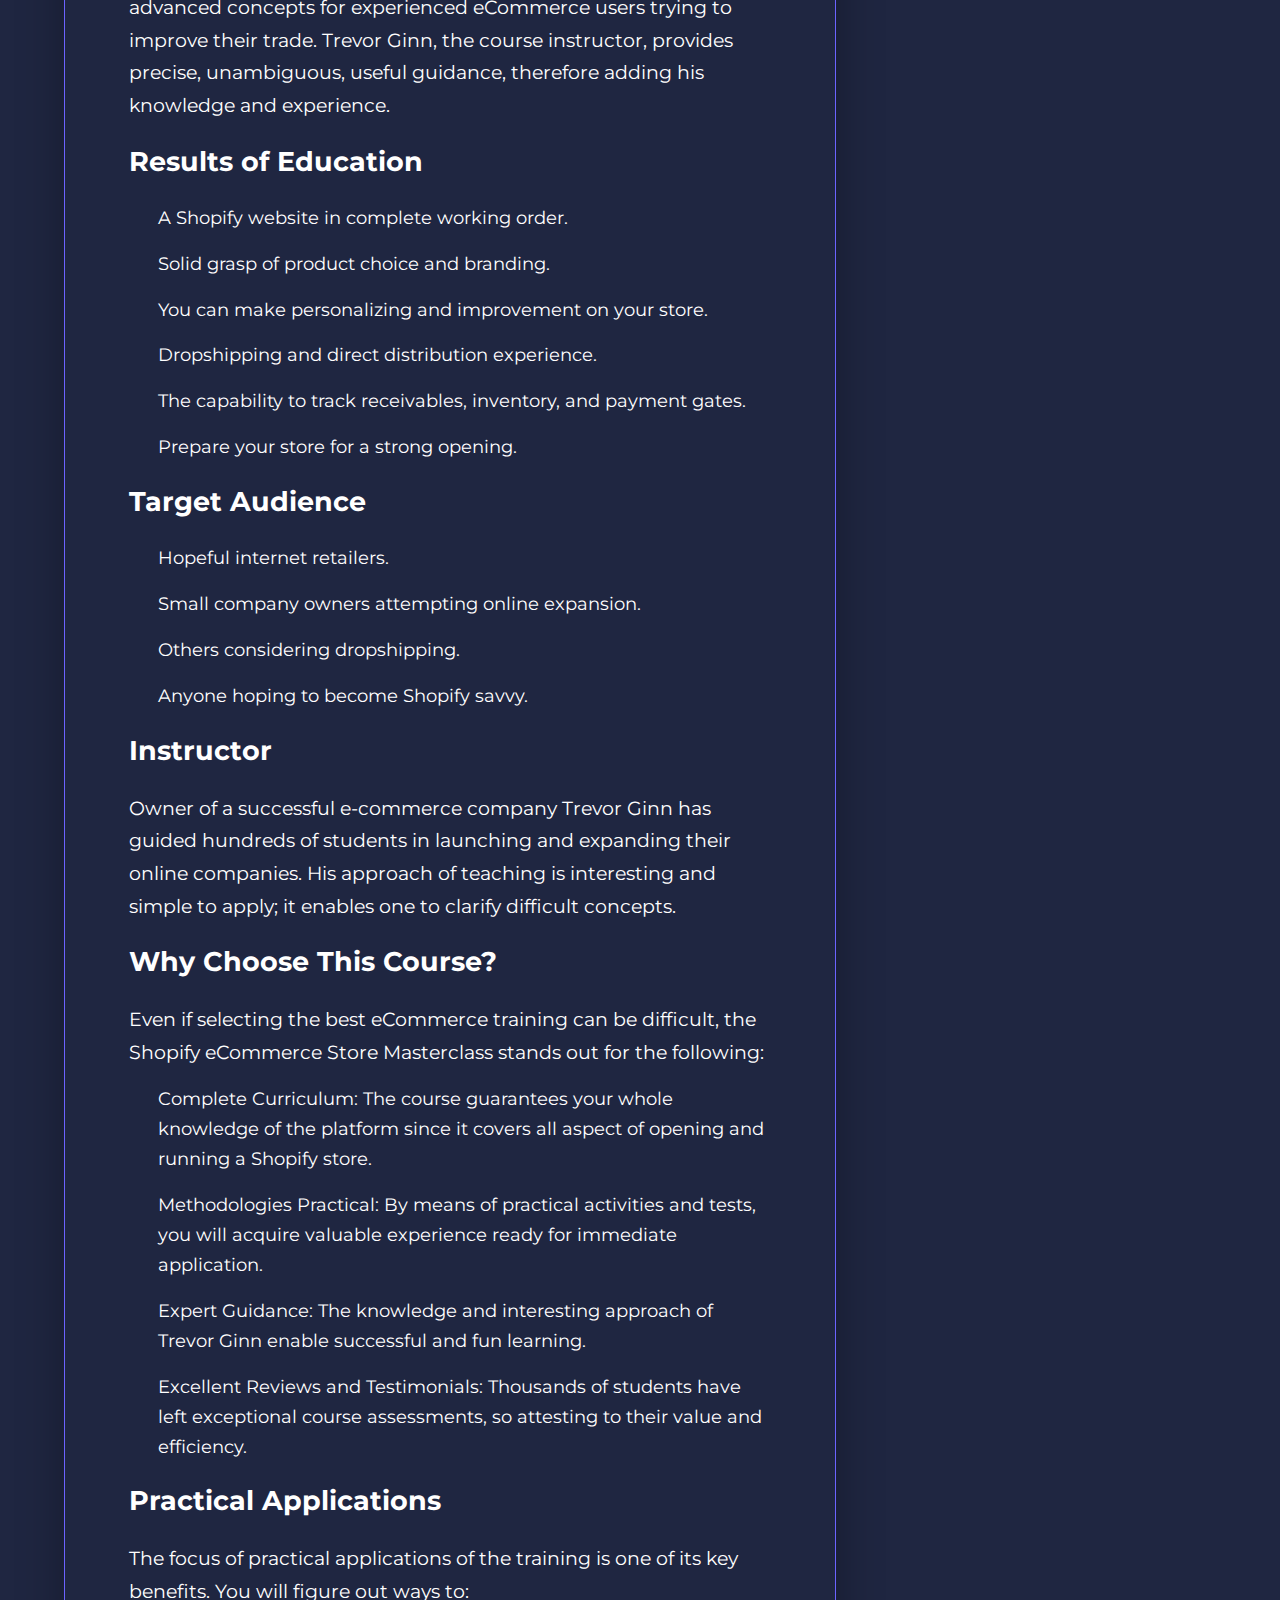
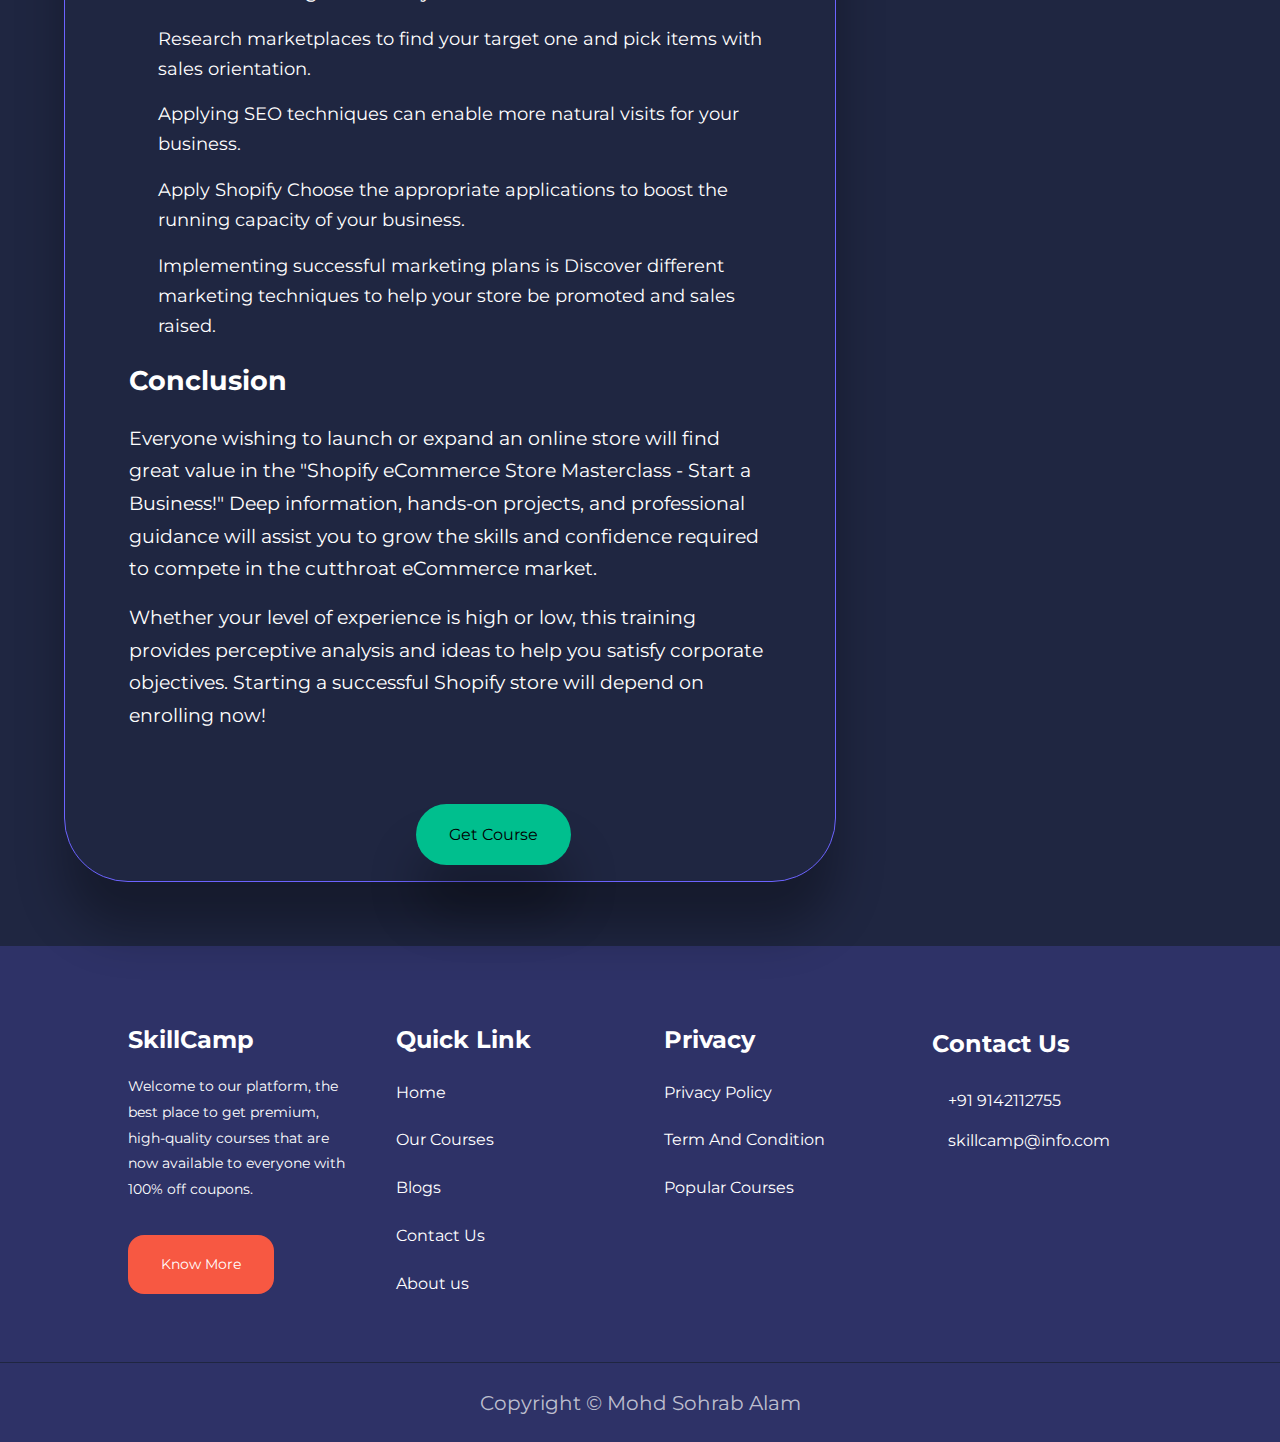
<file: Courses/course3.html>
<!DOCTYPE html>
<html lang="en">
<head>
    <meta charset="UTF-8">
    <meta name="description" content="Master Shopify eCommerce with Trevor Ginn's top-rated Udemy course. Learn to build, customize, and launch a successful online store. Enroll now!, Free Udemy Course With certifications, Best Udemy Cousrse, master shopify ecommerce udemy course free " >

    <meta name="keywords" content="Shopify eCommerce course, Shopify store setup, Trevor Ginn Shopify masterclass, eCommerce business training, Shopify for beginners, Shopify store customization, Shopify product management, Shopify dropshipping, Shopify SEO techniques, Online store launch, Shopify apps installation, eCommerce marketing strategies">
    <meta name="viewport" content="width=device-width, initial-scale=1.0">
    <!-- fontawsome line -->
    <link rel="stylesheet" href="https://cdnjs.cloudflare.com/ajax/libs/font-awesome/6.5.2/css/all.min.css" integrity="sha512-SnH5WK+bZxgPHs44uWIX+LLJAJ9/2PkPKZ5QiAj6Ta86w+fsb2TkcmfRyVX3pBnMFcV7oQPJkl9QevSCWr3W6A==" crossorigin="anonymous" referrerpolicy="no-referrer" />
    <!-- Style sheet  -->
     <link rel="stylesheet" href="../Asset/CSS/style.css">
     <link rel="stylesheet" href="../Blogs/Blog.css">
     <!-- Icons Coutlink -->
     <link rel="stylesheet" href="https://unicons.iconscout.com/release/v4.0.8/css/line.css">
     <!-- swiperjs -->
     <link
     rel="stylesheet"
     href="https://cdn.jsdelivr.net/npm/swiper@11/swiper-bundle.min.css"
   />
    <title>Education Multipage website project</title>
</head>
<body>
    <!-- ===========NAVBAR START========== -->
    <nav>
        <div class="container nav_container">
            <a href="../index.html" class="logo">FreeSkillCamp</a>
            <ul class="nav_menu">
                <li><a href="../index.html">Home</a></li>
                <li><a href="../courses.html">Courses</a></li>
                <li><a href="../bolg.html">Blogs</a></li>
                <li><a href="../about.html">About Us</a></li>
                <li><a href="../contact.html">Contact</a></li>
            </ul>
            <button id="open-menu-btn" onclick=""><i class="fa-solid fa-bars"></i></button>
            <button id="close-menu-btn"><i class="fa-solid fa-xmark"></i></button>
        </div>
    </nav>
    <!-- ===========NAVBAR END========== -->

    <!-- BLOG  START -->
    <div class="content">
        <div class="blog-content">
            <!-- left main blog content start -->
            <div class="blog-content-left">
                <div class="blog-heading">
                    <h1>Mastering Shopify eCommerce: Start Your Business with Confidence</h1>
                </div>
                <div class="icons">
                    <a href="#"><i class="fa-solid fa-user"></i>Trevor Ginn</a>
                    <a href="#"><i class="fa-solid fa-calendar-days"></i>19 July 2024</a>
                </div>
                <div class="blog-img">
                    <img src="../Asset/IMG/Courses-img/course3.jpg" alt="Mastering Shopify eCommerce: Start Your Business with Confidence">
                </div>
                <div class="main-content">
                    <h2>Course Overview</h2>
                    <p>
                        You are not sure where to start even though you are thinking of joining the eCommerce scene. Trevor Ginn's "Shopify eCommerce Store Masterclass - Start a Business!" would be your ideal course. Walking over themes, apps, navigation, and payments, this Udemy best-seller—which has over 68,000 students and a 4.3-star rating from 611 reviews—helps you construct a Shopify eCommerce site for dropshipping or direct shipment. The course materials, learning goals, and what make this post a useful resource for future eCommerce entrepreneurs will be discussed here.
                    </p>
            
                    <h2>What You'll Learn</h2>
                    <ul>
                        <li>
                            <h3>Making a Shopify Account:</h3>
                            <p>Decide on which appropriate account tier you should choose and get Shopify running.</p>
                        </li>
                        <li>
                            <h3>Get a URL, choose a name, and pick some brand building strategies.</h3>
                        </li>
                        <li>
                            <h3>Learning practical skills in picking, organizing, and altering a theme:</h3>
                            <p>Can help you to personalize your work.</p>
                        </li>
                        <li>
                            <h3>Product Management:</h3>
                            <p>Discover how to develop and distribute bulk of product listings.</p>
                        </li>
                        <li>
                            <h3>Research and Sourcing:</h3>
                            <p>Honor product research as well as the nuances of dropship and other sourcing decisions.</p>
                        </li>
                        <li>
                            <h3>Learning how to set your Shopify Store for best performance will help.</h3>
                        </li>
                        <li>
                            <h3>Get skilled at utilizing and installing Shopify apps.</h3>
                        </li>
                        <li>
                            <h3>Discover the tools needed to establish payment channels, design your product line, and build collections.</h3>
                        </li>
                        <li>
                            <h3>Find out how you could set up the shipping choices for your business.</h3>
                        </li>
                        <li>
                            <h3>Learn how to launch and run ready your store from operational standpoint.</h3>
                        </li>
                    </ul>
            
                    <h2>Course Content</h2>
                    <p>Two hours of on-demand video, assignments, a sample test, 25 downloaded resources, TV and mobile device access make up the course. This all-inclusive bundle will enable you to confirm that you possess all necessary ingredients for success.</p>
            
                    <h2>Requirements</h2>
                    <ul>
                        <li>Since there are no criteria, anyone who want to launch an e-Commerce business can join this course.</li>
                        <li>Your level of experience will not count; you will get clever analysis and useful guidance.</li>
                    </ul>
            
                    <h2>Description</h2>
                    <p>
                        Though this masterclass is meant for beginners, it also offers advanced concepts for experienced eCommerce users trying to improve their trade. Trevor Ginn, the course instructor, provides precise, unambiguous, useful guidance, therefore adding his knowledge and experience.
                    </p>
            
                    <h2>Results of Education</h2>
                    <ul>
                        <li>A Shopify website in complete working order.</li>
                        <li>Solid grasp of product choice and branding.</li>
                        <li>You can make personalizing and improvement on your store.</li>
                        <li>Dropshipping and direct distribution experience.</li>
                        <li>The capability to track receivables, inventory, and payment gates.</li>
                        <li>Prepare your store for a strong opening.</li>
                    </ul>
            
                    <h2>Target Audience</h2>
                    <ul>
                        <li>Hopeful internet retailers.</li>
                        <li>Small company owners attempting online expansion.</li>
                        <li>Others considering dropshipping.</li>
                        <li>Anyone hoping to become Shopify savvy.</li>
                    </ul>
            
                    <h2>Instructor</h2>
                    <p>Owner of a successful e-commerce company Trevor Ginn has guided hundreds of students in launching and expanding their online companies. His approach of teaching is interesting and simple to apply; it enables one to clarify difficult concepts.</p>
            
                    <h2>Why Choose This Course?</h2>
                    <p>
                        Even if selecting the best eCommerce training can be difficult, the Shopify eCommerce Store Masterclass stands out for the following:
                    </p>
                    <ul>
                        <li>Complete Curriculum: The course guarantees your whole knowledge of the platform since it covers all aspect of opening and running a Shopify store.</li>
                        <li>Methodologies Practical: By means of practical activities and tests, you will acquire valuable experience ready for immediate application.</li>
                        <li>Expert Guidance: The knowledge and interesting approach of Trevor Ginn enable successful and fun learning.</li>
                        <li>Excellent Reviews and Testimonials: Thousands of students have left exceptional course assessments, so attesting to their value and efficiency.</li>
                    </ul>
            
                    <h2>Practical Applications</h2>
                    <p>The focus of practical applications of the training is one of its key benefits. You will figure out ways to:</p>
                    <ul>
                        <li>Research marketplaces to find your target one and pick items with sales orientation.</li>
                        <li>Applying SEO techniques can enable more natural visits for your business.</li>
                        <li>Apply Shopify Choose the appropriate applications to boost the running capacity of your business.</li>
                        <li>Implementing successful marketing plans is Discover different marketing techniques to help your store be promoted and sales raised.</li>
                    </ul>
            
                    <h2>Conclusion</h2>
                    <p>
                        Everyone wishing to launch or expand an online store will find great value in the "Shopify eCommerce Store Masterclass - Start a Business!" Deep information, hands-on projects, and professional guidance will assist you to grow the skills and confidence required to compete in the cutthroat eCommerce market.
                    </p>
                    <p>
                        Whether your level of experience is high or low, this training provides perceptive analysis and ideas to help you satisfy corporate objectives. Starting a successful Shopify store will depend on enrolling now!
                    </p>
                    <a href="https://www.udemy.com/course/shopify-ecommerce-store-masterclass/?couponCode=FABULOSOS" target="_blank" class="btn btn-secondary">Get Course</a>
                </div>
            </div>
            
            <!-- left main blog content End -->
            <div class="blog-content-right">
                <div class="blog-container1">
                    <div class="heading"><h1>Pop<span>Blog</span></h1></div>
                    <div class="blog-list">
                        <ul>
                            <li><a href="blog1.html"><p>Unlock Your Coding Potential: Top 5 AI Tools for Coding & Productivity</p></a></li>

                            <li><a href="blog1.html"><p>Unlock Your Coding Potential: Top 5 AI Tools for Coding & Productivity</p></a></li>

                            <li><a href="blog1.html"><p>Unlock Your Coding Potential: Top 5 AI Tools for Coding & Productivity</p></a></li>

                            <li><a href="blog1.html"><p>Unlock Your Coding Potential: Top 5 AI Tools for Coding & Productivity</p></a></li>
                        </ul>
                        <a href="../bolg.html" class="btn btn-secondary">Veiw More</a>
                    </div>
                </div>
                <div class="blog-container2">
                    <div class="heading"><h1>Trends<span>Blog</span></h1></div>
                    <div class="blog-list">
                        <ul>
                            <li><a href="blog1.html"><p>Unlock Your Coding Potential: Top 5 AI Tools for Coding & Productivity</p></a></li>

                            <li><a href="blog1.html"><p>Unlock Your Coding Potential: Top 5 AI Tools for Coding & Productivity</p></a></li>

                            <li><a href="blog1.html"><p>Unlock Your Coding Potential: Top 5 AI Tools for Coding & Productivity</p></a></li>

                            <li><a href="blog1.html"><p>Unlock Your Coding Potential: Top 5 AI Tools for Coding & Productivity</p></a></li>
                        </ul>
                        <a href="../bolg.html" class="btn btn-secondary">Veiw More</a>
                    </div>
                </div>
                <div class="blog-container3"></div>
                <div class="blog-container4"></div>
            </div>
        </div>
     </div>

    <!-- BLOG  END -->

    <!-- FOOTER START -->
    <section class="footer">
        <div class="container footer-container">
            <div class="footer-1">
                <h4><a href="index.html">SkillCamp</a></h4>
                <p>Welcome to our platform, the best place to get premium, high-quality courses that are now available to everyone with 100% off coupons.</p>
                <a href="about.html" class="btn btn-primary">Know More</a>
            </div>

            <div class="footer-2">
                <h4>Quick Link</h4>
                <ul class="quicklink">
                    <li><a href="../index.html"><i class="fa fa-arrow-right"></i>Home</a></li>
                    <li><a href="../courses.html"><i class="fa fa-arrow-right"></i>Our Courses</a></li>
                    <li><a href="../bolg.html"><i class="fa fa-arrow-right"></i>Blogs</a></li>
                    <li><a href="../contact.html"><i class="fa fa-arrow-right"></i>Contact Us</a></li>
                    <li><a href="../about.html"><i class="fa fa-arrow-right"></i>About us</a></li>
                </ul>
            </div>
            <div class="footer-3">
                <h4>Privacy</h4>
                <ul class="privacy">
                    <li><a href="#">Privacy Policy</a></li>
                    <li><a href="#">Term And Condition</a></li>
                    <li><a href="../courses.html">Popular Courses</a></li>
                </ul>
            </div>

            <div class="footer-4">
                <h4>Contact Us</h4>
                <div class="contact-info">
                    <p><i class="fa fa-phone"></i>+91 9142112755</p>
                    <p><i class="fa fa-envelope"></i>skillcamp@info.com</p>
                </div>
                <ul class="share">
                    <li><a href="https://www.facebook.com/profile.php?id=100028439742457" target="_blank"   class="fa-brands fa-facebook"></a></li>
                    <li><a href="https://twitter.com/MohdSohrab59263"  target="_blank"  class="fa-brands fa-twitter"></a></li>
                    <li><a href="https://www.instagram.com/mohd_sohrab__23/"  target="_blank"  class="fa-brands fa-instagram"></a></li>
                    <li><a href="https://www.linkedin.com/in/mohd-sohrab-alam-046422249/"  target="_blank"  class="fa-brands fa-linkedin"></a></li>
    
                </ul>
            </div>
            
        </div>
        <div class="footer-copyright">
            <small>Copyright &copy; Mohd Sohrab Alam</small>
        </div>
    </section>
<!-- FOOTER End -->

    <script src="https://cdn.jsdelivr.net/npm/swiper@11/swiper-bundle.min.js"></script>
    <script src="../Asset/JS/main.js"></script>
</body>
</html>
</file>
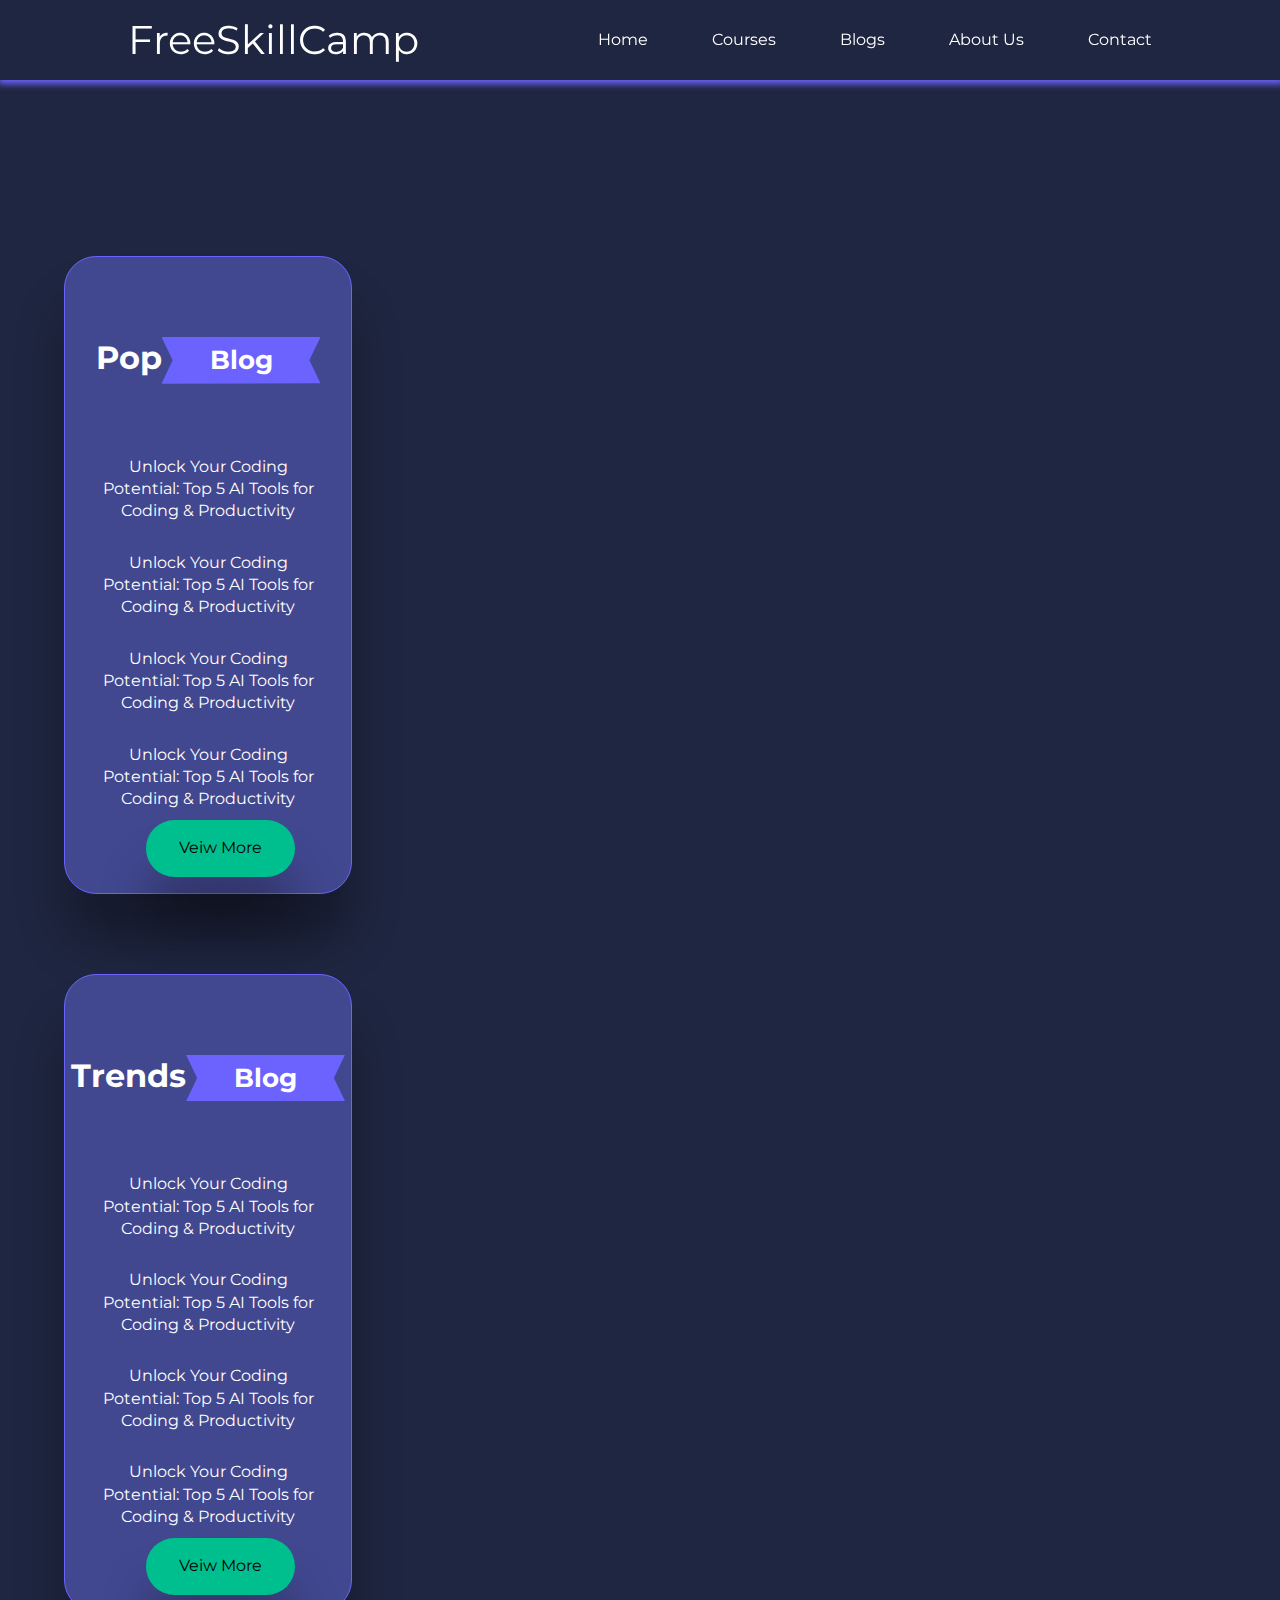
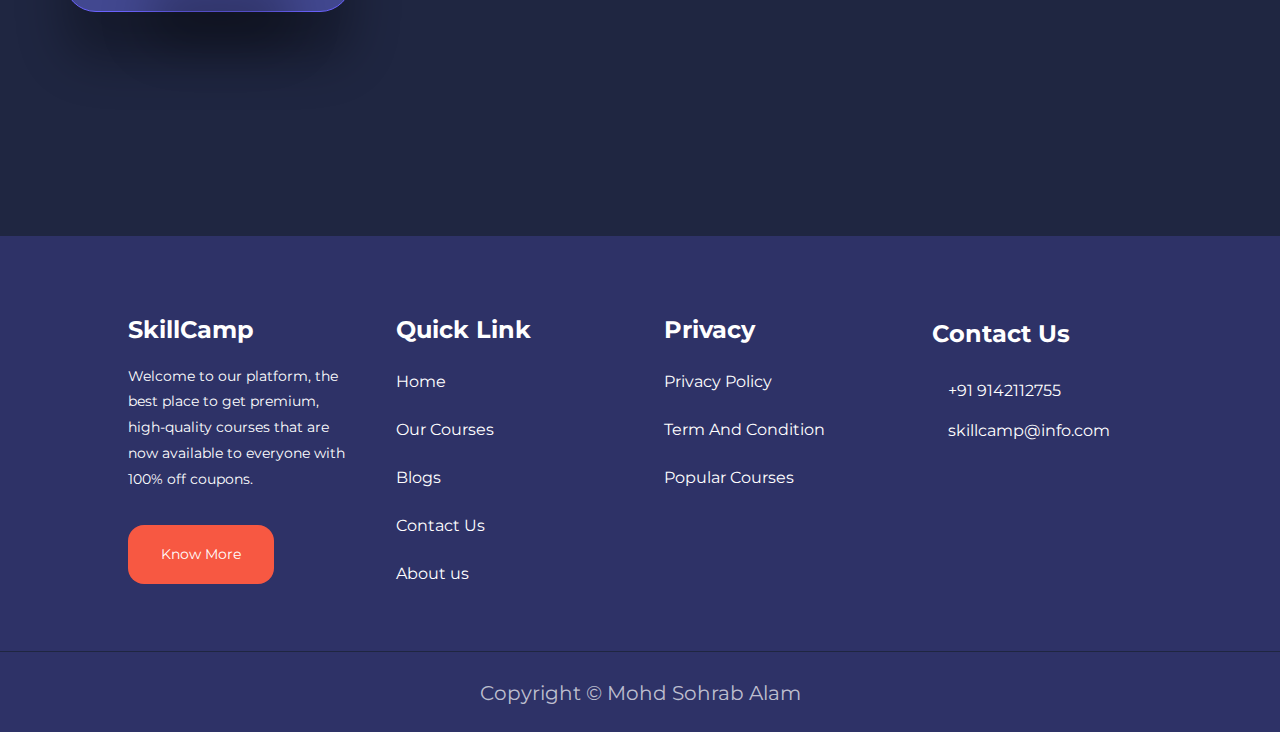
<file: Courses/coursetest.html>
<!DOCTYPE html>
<html lang="en">
<head>
    <meta charset="UTF-8">
    <meta name="viewport" content="width=device-width, initial-scale=1.0">
    <!-- fontawsome line -->
    <link rel="stylesheet" href="https://cdnjs.cloudflare.com/ajax/libs/font-awesome/6.5.2/css/all.min.css" integrity="sha512-SnH5WK+bZxgPHs44uWIX+LLJAJ9/2PkPKZ5QiAj6Ta86w+fsb2TkcmfRyVX3pBnMFcV7oQPJkl9QevSCWr3W6A==" crossorigin="anonymous" referrerpolicy="no-referrer" />
    <!-- Style sheet  -->
     <link rel="stylesheet" href="../Asset/CSS/style.css">
     <link rel="stylesheet" href="../Blogs/Blog.css">
     <!-- Icons Coutlink -->
     <link rel="stylesheet" href="https://unicons.iconscout.com/release/v4.0.8/css/line.css">
     <!-- swiperjs -->
     <link
     rel="stylesheet"
     href="https://cdn.jsdelivr.net/npm/swiper@11/swiper-bundle.min.css"
   />
    <title>Education Multipage website project</title>
</head>
<body>
    <!-- ===========NAVBAR START========== -->
    <nav>
        <div class="container nav_container">
            <a href="../index.html" class="logo">FreeSkillCamp</a>
            <ul class="nav_menu">
                <li><a href="../index.html">Home</a></li>
                <li><a href="../courses.html">Courses</a></li>
                <li><a href="../bolg.html">Blogs</a></li>
                <li><a href="../about.html">About Us</a></li>
                <li><a href="../contact.html">Contact</a></li>
            </ul>
            <button id="open-menu-btn" onclick=""><i class="fa-solid fa-bars"></i></button>
            <button id="close-menu-btn"><i class="fa-solid fa-xmark"></i></button>
        </div>
    </nav>
    <!-- ===========NAVBAR END========== -->

    <!-- BLOG  START -->
    <div class="content">
        <div class="blog-content">
            <!-- left main blog content start -->
            
            <!-- left main blog content End -->
            <div class="blog-content-right">
                <div class="blog-container1">
                    <div class="heading"><h1>Pop<span>Blog</span></h1></div>
                    <div class="blog-list">
                        <ul>
                            <li><a href="blog1.html"><p>Unlock Your Coding Potential: Top 5 AI Tools for Coding & Productivity</p></a></li>

                            <li><a href="blog1.html"><p>Unlock Your Coding Potential: Top 5 AI Tools for Coding & Productivity</p></a></li>

                            <li><a href="blog1.html"><p>Unlock Your Coding Potential: Top 5 AI Tools for Coding & Productivity</p></a></li>

                            <li><a href="blog1.html"><p>Unlock Your Coding Potential: Top 5 AI Tools for Coding & Productivity</p></a></li>
                        </ul>
                        <a href="../bolg.html" class="btn btn-secondary">Veiw More</a>
                    </div>
                </div>
                <div class="blog-container2">
                    <div class="heading"><h1>Trends<span>Blog</span></h1></div>
                    <div class="blog-list">
                        <ul>
                            <li><a href="blog1.html"><p>Unlock Your Coding Potential: Top 5 AI Tools for Coding & Productivity</p></a></li>

                            <li><a href="blog1.html"><p>Unlock Your Coding Potential: Top 5 AI Tools for Coding & Productivity</p></a></li>

                            <li><a href="blog1.html"><p>Unlock Your Coding Potential: Top 5 AI Tools for Coding & Productivity</p></a></li>

                            <li><a href="blog1.html"><p>Unlock Your Coding Potential: Top 5 AI Tools for Coding & Productivity</p></a></li>
                        </ul>
                        <a href="../bolg.html" class="btn btn-secondary">Veiw More</a>
                    </div>
                </div>
                <div class="blog-container3"></div>
                <div class="blog-container4"></div>
            </div>
        </div>
     </div>

    <!-- BLOG  END -->

    <!-- FOOTER START -->
    <section class="footer">
        <div class="container footer-container">
            <div class="footer-1">
                <h4><a href="index.html">SkillCamp</a></h4>
                <p>Welcome to our platform, the best place to get premium, high-quality courses that are now available to everyone with 100% off coupons.</p>
                <a href="about.html" class="btn btn-primary">Know More</a>
            </div>

            <div class="footer-2">
                <h4>Quick Link</h4>
                <ul class="quicklink">
                    <li><a href="../index.html"><i class="fa fa-arrow-right"></i>Home</a></li>
                    <li><a href="../courses.html"><i class="fa fa-arrow-right"></i>Our Courses</a></li>
                    <li><a href="../bolg.html"><i class="fa fa-arrow-right"></i>Blogs</a></li>
                    <li><a href="../contact.html"><i class="fa fa-arrow-right"></i>Contact Us</a></li>
                    <li><a href="../about.html"><i class="fa fa-arrow-right"></i>About us</a></li>
                </ul>
            </div>
            <div class="footer-3">
                <h4>Privacy</h4>
                <ul class="privacy">
                    <li><a href="#">Privacy Policy</a></li>
                    <li><a href="#">Term And Condition</a></li>
                    <li><a href="../courses.html">Popular Courses</a></li>
                </ul>
            </div>

            <div class="footer-4">
                <h4>Contact Us</h4>
                <div class="contact-info">
                    <p><i class="fa fa-phone"></i>+91 9142112755</p>
                    <p><i class="fa fa-envelope"></i>skillcamp@info.com</p>
                </div>
                <ul class="share">
                    <li><a href="https://www.facebook.com/profile.php?id=100028439742457" target="_blank"   class="fa-brands fa-facebook"></a></li>
                    <li><a href="https://twitter.com/MohdSohrab59263"  target="_blank"  class="fa-brands fa-twitter"></a></li>
                    <li><a href="https://www.instagram.com/mohd_sohrab__23/"  target="_blank"  class="fa-brands fa-instagram"></a></li>
                    <li><a href="https://www.linkedin.com/in/mohd-sohrab-alam-046422249/"  target="_blank"  class="fa-brands fa-linkedin"></a></li>
    
                </ul>
            </div>
            
        </div>
        <div class="footer-copyright">
            <small>Copyright &copy; Mohd Sohrab Alam</small>
        </div>
    </section>
<!-- FOOTER End -->

    <script src="https://cdn.jsdelivr.net/npm/swiper@11/swiper-bundle.min.js"></script>
    <script src="../Asset/JS/main.js"></script>
</body>
</html>
</file>
<file: Asset/CSS/style.css>
@import url('https://fonts.googleapis.com/css2?family=Montserrat:ital,wght@0,100..900;1,100..900&display=swap');
*{
    padding: 0;
    margin: 0;
    border: 0;
    outline: 0;
    text-decoration: none;
    list-style: none;
    box-sizing: border-box;
    
}
:root{
    --primary-color:#6c63ff;
    --sucess-color:#00bf8e;
    --warning-color:#f7c94b;
    --danger-color:#f75842;
    --variant-danger-color:#rgba(247, 88, 66, 0.4);
    --white-color:#fff;
    --black-color:#000;
    --light-color:rgba(255,255,255,0.7);
    --bg-color:#1b2343;
    --bg1-color:#2f3361;
    --bg2-color:#424890;

    --container-width-lg:80%;
    --container-width-md:90%;
    --container-width-sm:94%;

    --transition: all 400ms ease;
    --shadow:0 3rem 3rem rgba(0,0,0,0.3) ;
    --box-shadow: 1px 1px 7px 3px var(--primary-color);
}
/* html{
    font-size: 65%;
} */

body{
    font-family:"Montserrat", sans-serif ;
    line-height: 1.7;
    color: var(--light-color);
    background: var(--bg-color);
}

.container{
    width: var(--container-width-lg);
    margin: 0 auto;
}
section{
    padding: 6rem 0;
}
section h2{
    text-align: center;
    margin-bottom: 4rem;
}

h1,h2,h3,h4,h5{
    line-height: 1.2;
}

h1{
    font-size: 2.4rem;
    color: var(--white-color);
}
h2{
    font-size: 2rem;
    color: var(--white-color);
}
h3{
    font-size: 1.6rem;
    color: var(--white-color);
}
h1{
    font-size: 1.3rem;
    color: var(--white-color);
}
p{
    color: var(--white-color);
}

a{
    color: var(--white-color);
}

img{
    width: 100%;
    display: block;
    object-fit: cover;
}
.btn{
    display: inline-block;
    background: var(--white-color);
    color: var(--black-color);
    padding: 1rem 2rem;
    border: 1px solid transparent;
    font-weight: 400;
}
.btn:hover{
    background: transparent;
    color: var(--white-color);
    border-color: var(--white-color);
}

.btn-primary{
    background-color: var(--danger-color);
    color: var(--white-color);
    border-radius: 1rem;
}
.btn-secondary{
    margin-top: 3.5rem;
    align-self: center;
    margin-left:45%;
    padding: 1rem 2rem;
    border-radius: 2rem;
    background: var(--sucess-color);
    box-shadow: var(--shadow);
}

.heading{
    text-align: center;
    padding: 2rem 0;
    padding-bottom: 1.2rem;
    margin-top: 3rem;
    font-size: 2rem;
    
}
.heading h1{
    font-size: 2rem;
}
.heading span{
    background: var(--primary-color);
    color: #fff;
    display: inline-block;
    padding: 0.5rem 3rem;
    font-size: 2.4rem;
    clip-path: polygon(100% 0%, 93% 50%, 100% 99%, 0% 100%, 7% 50%, 0% 0%);
}

/* .heading h2{
    text-align: center;
    font-size: 3rem;
    padding: 2rem 0;
    padding-bottom: 1.5rem;
}
.heading h2  span{
    background: var(--green);
    color: #fff;
    display: inline-block;
    padding: 0.5rem 3rem;
    clip-path: polygon(100% 0%, 93% 50%, 100% 99%, 0% 100%, 7% 50%, 0% 0%);
} */
/* =========NavBar Start============ */
nav{
    background:transparent;
    width: 100%;
    height: 5rem;
    position: fixed;
    top: 0;
    z-index: 10000;
    box-shadow: var(--shadow);
}
nav:hover{
    box-shadow:var(--box-shadow) ;
}
.window-scroll{
    background: var(--primary-color);
}

.nav_container{
    height: 100%;
    display: flex;
    justify-content: space-between;
    align-items: center;
}
.nav_container .logo{
    font-size: 2.5rem;
    

}
.nav_container .logo:hover{
    font-size: 2.6rem;
    transition: .3s linear;
}
nav button{
    display:none;
}
.nav_menu{
    display: flex;
    align-items: center;
    gap: 4rem;
}
.nav_menu a{
    font-size: 1rem;
}
.nav_menu a:hover{
    color: var(--white-color);
    font-size: 1.4rem;
    transition: .3s linear;
    /* border: 1px solid transparent; */
}

/* =========NavBar End============ */


/* =========Header Start============ */
header{
    position: relative;
    top: 5rem;
    overflow: hidden;
    height: 90vh;
    margin-bottom: 5rem;
}
.header-container{
    display: grid;
    grid-template-columns: 1fr 1fr;
    align-items: center;
    gap: 5rem;
    height: 100%;
}
.header-left h1{
    font-size: 2.5rem;
    color: var(--white-color);
}
.header-left p{
    margin: 1rem 0 2.4rem;
    font-size: 1.2rem;
    line-height: 1.8;
    color: var(--light-color);
}
/* =========Header End============ */


/* =========Categories Start============ */

.categories{
    background: var(--bg1-color);
    height: 34rem;
}
.categories h1{
    line-height: 1;
    margin-bottom: 2.5rem;
    color: var(--white-color);
    font-size: 2rem;
}
.cotegories-container{
    display: grid;
    grid-template-columns: 40% 60%;
    gap: 3rem;
}
.categories-left{
    margin-top: 2rem;
}
.categories-left p{
    margin: 1rem 0 3rem;
    font-size: 1rem;
    line-height: 1.4;
}

.categories-right{
    display: grid;
    grid-template-columns: repeat(3,1fr);
    gap: 1rem;
}

/* #categories-btn{
    margin-top: 2rem;
} */
.category{
    background: var(--bg2-color);
    padding: 2rem;
    border-radius: 2rem;
    transition: .3s linear;
    box-shadow: 0 3rem 3rem rgba(0,0,0,0.3);
}
.category:hover{
    box-shadow: 1px 1px 7px 3px var(--primary-color);
    z-index: 1;
    color: var(--white-color);
}
.category_icon{
    background: var(--primary-color);
    padding: .7rem;
    border-radius: .9rem;
    font-size: 1.5rem;
}
.category:nth-child(2) .category_icon{
    background: var(--danger-color);
}

.category:nth-child(3) .category_icon{
    background: var(--sucess-color);
}

.category:nth-child(4) .category_icon{
    background: var(--warning-color);
}
.category:nth-child(5) .category_icon{
    background: var(--sucess-color);
}

.category h4{
    margin: 2rem 0 1rem;
}
.category p{
    font-size: .9rem;
}
/* =========Categories End============ */



/* =========Popular Courses Start============ */
.courses{
    margin-top: 10rem;
    /* background-color: var(--bg-color); */
    /* box-shadow: inset 0 0 3rem rgba(0, 0, 0, 0.5); */
}

.courses .courses-container{
    display: grid;
    grid-template-columns: repeat(4,1fr);
    gap: 2rem;
}
.course{
    background: var(--bg2-color);
    border: 2px solid transparent;
    text-align: center;
    border-radius: 2rem;
    box-shadow: var(--shadow);   
    border-color: var(--primary-color); 
}
.course:hover{
    box-shadow: var(--box-shadow);
}
.course-info{
    padding: 1.4rem;
    color: var(--white-color);
    font-size: 1.2rem;
}
.course-info p{
    margin: 1.2rem 0 2rem;
    font-size: .9rem;
    /* display: none; */
}
.course-img img{
    border-radius: 1.6rem;
}
.course-info .btn-primary {
    font-size: 1rem;
    padding: .5rem 1rem;
}
.course-info .btn-primary p{
    font-size: .8rem;
}

.free-Price{
    display: flex;
    justify-content: space-between;
    margin: .8rem 0;
    border: 1px sloid var(--danger-color);
}
.free-Price p{
    font-size: .8rem;
}
.free{
    display: inline-block;
    background: var(--sucess-color);
    color: var(--black-color);
    padding: .5rem 1rem;
    border: 1px solid transparent;
    font-weight: 400;
    border-radius: 1rem;
    margin-left: -2rem;
    text-align: center;
}
.ac-price{
    display: inline-block;
    color: var(--white-color);
    padding: .5rem 1rem;
    font-weight: 700;
}
.ac-price span{
    /* font-weight: 700; */
    color: var(--white-color);
    padding: .5rem 1rem;
    text-decoration: line-through;
}
.dis-price{
    display: inline-block;
    font-weight: 700;
    color: var(--white-color);
    padding: .5rem 1rem;
}
/* =========Popular Courses End============ */

/* =========Popular Blog Start============ */
.blogs{
    margin-top: 1rem;
    /* background: var(--bg1-color); */
}
.blogs-container{
    display: grid;
    grid-template-columns:repeat(3,1fr);
    gap: 2rem;
}
.blog{
    background: var(--bg2-color);
    border: 2px solid transparent;
    text-align: center;
    border-radius: 2rem;
    box-shadow: var(--shadow);   
    border-color: var(--primary-color); 
}
.blog:hover{
    box-shadow: var(--box-shadow);
}
.blog h4{
    font-size: 1.5rem;
    line-height: 1.4;
    margin-bottom: 1rem;
    padding: 1rem;
}
.blog-img img{
    border-radius: 1.8rem;
}
.blog .btn-primary{
    margin-bottom: .5rem;
}
/* =========Popular Blog End============ */

/* =========FAQS Start============ */
.faqs{
    background: var(--bg1-color);
    box-shadow: inset 0 0 3rem rgba (0, 0, 0, 0.5);
}
.faqs-container{
    display: grid;
    grid-template-columns: 1fr 1fr;
    gap: 1rem;
}
.faqs .heading{
    margin-top: -3rem;
}
.faq{
    display: flex;
    padding: 2rem;
    align-items: center;
    gap: 1.4rem;
    height: fit-content;
    background: var(--primary-color);
    cursor: pointer;
    border: 2px solid var(--primary-color);
    border-radius: 1.5rem;
    box-shadow: var(--shadow);
}
.faq:hover{
    box-shadow: var(--box-shadow);
}
.faq h4{
    font-size: 1rem;
    line-height: 2.2;
    color: var(--white-color);
}
.faqs-icon{
    align-self: flex-start;
    font-size: 1.2rem;
}
.faq p{
    margin-top: .8rem;
    color: var(--white-color);
    display: none;
}
.faq.open p{
    display: block;
}
/* =========FAQS End============ */


/* =========Testimonials Start============ */
.testimonials-container{
    overflow-x: hidden;
    position: relative;
    margin-bottom: 5rem;
    box-shadow: inset 0 0 3rem rgba (0, 0, 0, 0.5);
}
.testimonial{
    padding-top: 2rem;
}
.avatar{
    width: 6rem;
    height: 6rem;
    border-radius: 50%;
    overflow: hidden;
    margin: 0 auto 1rem;
    border: 1rem solid var(--bg1-color);
}
.testimonial-info{
    text-align: center;
}
.testimonial-body{
    background: var(--primary-color);
    padding: 2rem;
    margin-top:3rem ;
    position: relative;
    border-radius: 2.5rem;
    box-shadow: var(--shadow);
}
.testimonial-body:hover{
    box-shadow: var(--box-shadow);
}
.testimonial-body::before{
    content: "";
    display: block;
    background:linear-gradient(
        135deg,
        transparent,
        var(--primary-color),
        var(--primary-color)
    );
    width: 3rem;
    height: 3rem;
    position: absolute;
    left: 49%;
    top: -1.5rem;
    transform: rotate(45deg);
}
/* =========Testimonials End============ */

/* ====FOOTER START ======= */
.footer{
    background: var(--bg1-color);
    padding-top: 5rem;
    font-size: .9rem;
    box-shadow: inset 0 0 3rem rgba (0, 0, 0, 0.5);
}
.footer-container{
    display: grid;
    grid-template-columns: repeat(4, 1fr);
    gap: 3rem;
}
.footer-container> div h4{
    margin-bottom: 1.2rem;
}
.footer h4{
    font-size: 1.5rem;

}
.footer-1 p{
    font-size: .9rem;
    line-height: 1.8;

    margin: 0 0 2rem;
}
.footer ul li{
    margin-bottom:.7rem ;
    padding: .3rem 0;
}
.footer-2 h4{
    color: var(--white-color);
}
.footer-2 ul li a{
    font-size: 1rem;
}
.footer-2 ul li a:hover{
    font-size: 1.4rem;
    transition: .3s linear;
}

.footer-3 h4{
    color: var(--white-color);
}
.footer-3 ul li a{
    font-size: 1rem;
}
.footer-4 p{
    font-size: 1rem;
    padding: .4rem 0;
}
.footer-3 ul li a:hover{
    font-size: 1.4rem;
    transition: .3s linear;
}
/* .footer ul li a:hover{
    text-decoration: underline;
    font-size: 1.5rem;
    transition: .3s linear;
} */
.share{
    display: flex;
    gap: 1.5rem;
    margin-top: 2rem;
    text-decoration: none;

}
.share li a {
    height: 3rem;
    width: 3rem;
    line-height: 3rem;
    border-radius:.5rem ;
    font-size: 2rem;
    color: var(--primary-color);
    margin-left: 0.2rem;
    background: #eee;
    text-align: center;
}
.share li a:hover{
    background: var(--primary-color);
    color: var(--white-color);
}

.footer-4 h4{
    color: var(--white-color);
    line-height: 1.5;
}
.contact-info p{
    list-style: 1.6;
    font: 1rem;
}
.contact-info p:hover{
    font-size: 1.5rem;
    transition: .3s linear;
}
.contact-info i{
    padding-right:1rem;
}
.footer-copyright{
    text-align: center;
    margin-top: 3rem;
    padding: 1.2rem 0;
    border-top: 1px solid var(--bg-color);
    margin-bottom: -6rem;
    font-size: 1.5rem;
}

/* ====FOOTER END ======= */
/* ====Media Queries (Tablets) Start ======= */
@media screen and (max-width:1024px) {
    .container{
        width: var(--container-width-md);
    }
    h1{
        font-size: 2.2rem;
    }
    h2{
        font-size: 1.7rem;
    }
    h3{
        font-size: 1.4rem;
    }
    h4{
        font-size: 1.2rem;
    }
    .btn-secondary{
        margin-left: 45%;
    }
    .heading{
        font-size: 1.5rem;
    }
    .heading span{
        font-size: 1.8rem;
    }
    /* ====Navbar=== */
    nav button{
        display: inline-block;
        background: transparent;
        font-size: 1.8rem;
        color: var(--white-color);
        cursor: pointer;
    }
    nav button#close-menu-btn{
        display: none;
    }
    
    .nav_menu{
        position: fixed;
        top: 5rem;
        right: 5%;
        height: fit-content;
        width: 18rem;
        flex-direction: column;
        gap: 0;
        display: none;
    }
    .nav_menu li{
        width: 100%;
        height: 5.8rem;
        animation: animateNavItem 400ms linear forwards ;
        transform-origin: top right;
        opacity: 0;
    }
    .nav_menu li:nth-child(2){
        animation-delay: 200ms;
    }
    .nav_menu li:nth-child(3){
        animation-delay: 400ms;
    }
    .nav_menu li:nth-child(4){
        animation-delay: 600ms;
    }
    .nav_menu li:nth-child(5){
        animation-delay: 800ms;
    }
    @keyframes animateNavItem {
        0%{
            transform: rotateZ(-90deg) rotateX(90deg) scale(0.1);
        }
        100%{
            transform: rotateZ(0) rotateX(0) scale(1);
            opacity: 1;
        }
    }
    .nav_menu li a{
        background: var(--primary-color);
        box-shadow: -4rem 6rem 10rem rgba(0, 0, 0, 0.6);
        height: 100%;
        width: 100%;
        display: grid;
        place-items: center;
    }
    .nav_menu li a:hover{
        background: var(--bg2-color);
        color: var(--white-color); 
    }

    /* ====Header=== */
header{
    height: 70vh;
    margin-bottom: 6rem;
}
.header-container{
    gap: 0;
    padding-bottom: 3rem;
}
.header-container .header-left .btn-primary{
    margin-top:-1rem ;
}
/* ====Categories=== */
.categories{
    height: auto;
}
.cotegories-container{
    grid-template-columns: 1fr;
    gap: 3rem;
}
.categories-left{
    margin-right: 0rem;
}
/* ====Popular courses=== */
.courses{
    margin-top: 0rem;
}
.courses .courses-container{
    grid-template-columns: 1fr 1fr;
}
/* ====faqs=== */
.faqs-container{
    grid-template-columns: 1fr;
}
.faq{
    padding: 1.5rem;
}
/* ====Footer=== */
.footer-container{
    grid-template-columns: 1fr 1fr;
}
}
.blogs-container{
    grid-template-columns:repeat(15rem,1fr);
}
.blog-info h4{
    font-size: 1.3rem;
}

/* ====Media Queries (Tablets) End ======= */ 
/* ====Media Queries (Phone) Start ======= */ 
@media screen and (max-width:600px) {
    .btn-secondary{
        margin-left: 45%;
        font-size: .9rem;
    }
    .btn-primary{
        font-size: .9rem;
        padding: 1rem 1rem;
    }
    .heading{
        font-size:0.8rem;
        left: 50%;
    }
    .heading span{
        font-size: 1rem;
    }
    .container{
        width: var(--container-width-sm);
    }
    /* navbar */
    .nav_menu{
        right: 3%;
    }
    /* header */
    header{
        height: 100vh;
    }
    .header-container{
        grid-template-columns: 1fr;
        text-align: center;
        margin-top: 0rem;
    }
    .header-left p{
        font-size: 1.3rem;
    }
    /* categories */
    .categories-right{
        grid-template-columns: 1fr 1fr;
        gap: 0.7rem;
    }
    .category{
        padding: 1rem;
        border-radius: 1rem;
    }
    .category_icon{
        margin-top: 4px;
        display: inline-block;
    }
    /* courses */
    .courses-container{
        grid-template-columns: 1fr;
        /* padding-right: 0.7rem; */
        gap: .5rem;
    }
    .blogs-container{
        grid-template-columns: 1fr 1fr;
    }
    
    /* testimonial */
    .testimonial-body{
        padding: 1.2rem;
    }
    /* footer */
    .footer-container{
        grid-template-columns: 1fr;
        text-align: center;
        gap: 2rem;
    }
    .footer-1 p{
        margin: 1rem auto;
    }
    .footer-4 .share{
        justify-content: center;
    }
    .btn-secondary{
        margin-left:40% ;
    }
}
@media screen and (max-width:800px){
    header{
        height: 70vh;
    }

}
@media screen and (max-width:390px){
    .heading{
        left: 50%;
    }
    .courses .courses-container{
        grid-template-columns: 1fr;
    }
    .blogs-container{
        grid-template-columns: 1fr;
    }
    .btn-secondary{
        margin-left:26% ;
    }
}
/* ====Media Queries (Phone) End ======= */
</file>
<file: Asset/CSS/about.css>
:root{
    --primary-color:#6c63ff;
    --sucess-color:#00bf8e;
    --warning-color:#f7c94b;
    --danger-color:#f75842;
    --variant-danger-color:#rgba(247, 88, 66, 0.4);
    --white-color:#fff;
    --black-color:#000;
    --light-color:rgba(255,255,255,0.7);
    --bg-color:#1f2641;
    --bg1-color:#2e3267;
    --bg2-color:#424890;

    --container-width-lg:80%;
    --container-width-md:90%;
    --container-width-sm:94%;

    --transition: all 400ms ease;
    --shadow:0 3rem 3rem rgba(0,0,0,0.3) ;
    --box-shadow: 1px 1px 7px 3px var(--primary-color);
}
.team .heading{
    margin-bottom: 4rem;
}
/* ===Achievement START===== */
.about-achievement{
    margin-top:3rem;
    width: 100vw;
    height: 100vh;
}
.about-achievement-container{
    display: grid;
    grid-template-columns: 40% 50%;
    gap: 3rem;
}
.about-achievement-right > p{
    margin: 2rem 0 2rem;
    font-size: 1.2rem;
    padding: 1.3rem 0rem ;

}
.about-achievement-right h1{
    font-size: 2.5rem;
}
.achievement-cards{
    display: grid;
    grid-template-columns: repeat(3, 1fr);
    gap: 1.5rem;
}
.achievement-card{
    background:var(--bg1-color);
    padding: 1.6rem;
    border-radius: 1.3rem;
    text-align: center;
    transition: .3s linear;
    box-shadow: var(--shadow);
}
.achievement-card:hover{
    background: var(--bg2-color);
    box-shadow: var(--box-shadow);
}
.achievement-icons{
    background-color: var(--danger-color);
    padding: 1rem;
    border-radius: 1rem;
    display: inline-block;
    margin-bottom: 2rem;
    font-size: 2rem;
}
.achievement-card:nth-child(2) .achievement-icons{
    background: var(--sucess-color);
}
.achievement-card:nth-child(3) .achievement-icons{
    background: var(--primary-color);
}
.achievement-card p{
    margin-top: 1rem;
}
/* ===Achievement END===== */

/* =========TEAM MEMBER START======== */
.team{
    background: var(--bg1-color);
    box-shadow:inset 0 0 3rem rgba(0,0,0,0.5);
}
.team-container{
    display: grid;
    grid-template-columns: repeat(4, 1fr);
    gap: 2.3rem;
}

.team-member{
    background: var(--bg2-color);
    padding: 2rem;
    border:2.5px solid transparent ;
    border-radius: 2rem;
    transition: .3s linear;
    box-shadow: var(--shadow);
    position: relative;
    overflow: hidden;
}
.team-member:hover{
    background: transparent;
    border-color:var(--primary-color);
    box-shadow: var(--box-shadow);
}
.team-member-img img{
    filter: saturate(1);
}
.team-member:hover img{
    filter: saturate(0);
}
.team-member-info{
    text-align: center;
    margin-top: 1.4rem;
}
.team-member-info h4{
    font-size: 1.5rem;
    color: var(--white-color);
}
.team-member-info p{
    color: var(--light-color);
}
.team-member-social{
    top: 50%;
    transform: translateY(-55%);
    right:-100%;
    position:absolute;
    display: flex;
    flex-direction: column;
    background: var(--primary-color);
    border-radius: 1rem 0 0 1rem;
    box-shadow: -2rem 0 2rem rgab(0, 0, 0,0.3);
}
.team-member-social a i{
    font-size: 1.3rem;
}
.team-member-social a{
    padding: 1rem;
}
.team-member:hover .team-member-social{
    right: .5%;
    transition: var(--transition);
}
/* =========TEAM MEMBER END======== */

/* ====Media Queries (Tablets) Start ======= */
@media screen and (max-width:1024px){
    .about-achievement{
        margin-top: 2rem;
    }
    .about-achievement-container{
        grid-template-columns: 1fr;
        gap: 4rem;
    }
    .about-achievement-right{
        width: 80%;
        margin: 0 auto;
    }
    .about-achievement-left{
        width: 80%;
        margin: 0 auto;
    }
    .team{
        margin-top: 20%;
    }
    .team-container{
        grid-template-columns: repeat(3,1fr);
    }
    .team-member{
        padding: 1rem;
    }
    .team-member-social a i{
        font-size: 1rem;
    }
}

/* ====Media Queries (Tablets) End ======= */

/* ====Media Queries (Phone) Start ======= */
@media screen and (max-width:600px){
    .achievement-cards{
        gap: .7rem;
    }
    .team{
        margin-top: 110%;
    }
    .team-container{
        grid-template-columns: 1fr 1fr;
        gap: .7rem;
        
    }
    .team-member{
        padding: 0rem;
    }
    .team-member p{
        font-size: 1.5rem;
    }
    .team-member-social a i{
        font-size: .8rem;
    }
    .achievement-cards{
        display: grid;
        grid-template-columns: repeat(2, 1fr);
        gap: 1rem;
    }
    
}
</file>
<file: Asset/CSS/blog.css>
:root{
    --primary-color:#6c63ff;
    --sucess-color:#00bf8e;
    --warning-color:#f7c94b;
    --danger-color:#f75842;
    --variant-danger-color:#rgba(247, 88, 66, 0.4);
    --white-color:#fff;
    --black-color:#000;
    --light-color:rgba(255,255,255,0.7);
    --bg-color:#1f2641;
    --bg1-color:#2e3267;
    --bg2-color:#424890;

    --container-width-lg:80%;
    --container-width-md:90%;
    --container-width-sm:94%;

    --transition: all 400ms ease;
    --shadow:0 3rem 3rem rgba(0,0,0,0.3) ;
    --box-shadow: 1px 1px 7px 3px var(--primary-color);
}
/* .blogs{
    margin-top: 5rem;
}
.blogs .blogs-container{
    display: grid;
    grid-template-columns: repeat(3,1fr);
    gap: 2rem;
    border: 1px solid white;
    
}

.blog{
    background: var(--bg2-color);
    border: 2px solid transparent;
    text-align: center;
    border-radius: 1rem;
    box-shadow: var(--shadow);   
    border-color: var(--primary-color);
}
.blog-info{
    padding: 1rem;
    color: var(--white-color);
    font-size: 1.2rem;
}
.blog-info h2{
    font-size: 1rem;
}
.blog-img img{
    border-radius: 1rem;
} */
</file>
<file: Blogs/Blog.css>
:root{
    --primary-color:#6c63ff;
    --sucess-color:#00bf8e;
    --warning-color:#f7c94b;
    --danger-color:#f75842;
    --variant-danger-color:#rgba(247, 88, 66, 0.4);
    --white-color:#fff;
    --black-color:#000;
    --light-color:rgba(255,255,255,0.7);
    --bg-color:#1f2641;
    --bg1-color:#2e3267;
    --bg2-color:#424890;

    --container-width-lg:80%;
    --container-width-md:90%;
    --container-width-sm:94%;

    --transition: all 400ms ease;
    --shadow:0 3rem 3rem rgba(0,0,0,0.3) ;
    --box-shadow: 1px 1px 7px 3px var(--primary-color);
}

.content{
    margin-top: 14rem;
   /* background: #fff; */
   width: 100%;
}
.blog-content{
    display: flex;
    gap: 5rem; 
    margin: 2rem;
    padding: 2rem;
    color: var(--white-color);

}
.blog-content-left{
    background: var(--bg-color);
    width:67%;
    border: 1px solid var(--primary-color);  
    border-radius: 4rem;
    box-shadow: var(--shadow);
    color: #fff;
    height: fit-content;
    
}
.blog-heading {
    font-weight: 800;
    margin: 1.5rem;
    text-align: center;
    text-decoration: none;
    color: #fff;
    padding: 2rem;
}
.blog-heading h1{
    font-size: 2rem;
    color: #fff;
}
.icons{
    align-items: center;
    justify-content: space-between;
    display: flex;
    padding-bottom: 1.5rem;
    margin: 1rem ;
    padding:1rem 3rem;
}
.icons a{
    font-size: 1.2rem;
    color: var(--white-color);
}
.blog-img img{
    width: 90%;
    place-items: center;
    margin: 5%;
    padding: 1rem;
}
.main-content{
    padding: 1rem 3rem;
}
.main-content h2{
    font-size: 1.7rem;
    margin: 1rem;
    line-height: 1.8;
}
.main-content p{
    font-size: 1.2rem;
    margin: 1rem;
    line-height: 1.7;
}
li{
    color: var(--white-color);
}
.main-content ul li h2 {
    font-size: 1.5rem;
    margin: 1rem;
    line-height: 1.8;
    margin-left: 2.4rem;
}
.main-content ul li p{
    font-size: 1.1rem;
    margin: 1rem;
    line-height: 1.7;
    margin-left: 2.8rem;
}
.main-content ul li h3{
    font-size: 1.5rem;
    margin: 1rem;
    line-height: 1.8;
    margin-left: 2.4rem;
}
.main-content ul li {
    font-size: 1.1rem;
    margin: 1rem;
    line-height: 1.7;
    margin-left: 2.8rem;
}
.main-content h3{
    font-size: 1.5rem;
    margin: 1rem;
    line-height: 1.8;
    margin-left: 2.4rem;
}

/* blog faq */
.blog-faqs{
    background: var(--bg1-color);
    box-shadow: inset 0 0 3rem rgba (0, 0, 0, 0.5);
}
.blog-faqs-container{
    display: grid;
    grid-template-columns: 1fr;
    gap: 1rem;
    margin-bottom: 2rem;
}
.blog-faqs{
    display: flex;
    padding: 2rem;
    align-items: center;
    gap: 1.4rem;
    height: fit-content;
    background: var(--primary-color);
    cursor: pointer;
    border: 2px solid var(--primary-color);
    border-radius: 1.5rem;
    box-shadow: var(--shadow);
}
.blog-faqs:hover{
    box-shadow: var(--box-shadow);
}
.blog-faqs h4{
    font-size: 1rem;
    line-height: 2.2;
    color: var(--white-color);
}
.faqs-icon{
    align-self: flex-start;
    font-size: 1.2rem;
}
.blog-faqs p{
    margin-top: .8rem;
    color: var(--white-color);
    display: none;
}
.blog-faqs.open p{
    display: block;
    /* height: fit-content; */
}
.blog-heading{
    font-size: 2rem;
    margin-bottom: 1rem;
    font-weight: 600;
}



/*=============== feedback form======================= */
.blog-form{
    display: flex;
    flex-direction: column;
    gap: 1.4rem;
    margin-right:6rem;
    border: 1px  solid transparent;
    margin-top: 4rem;
    border-radius: 1rem;
    margin-bottom: 1.2rem;
    box-shadow: var(--shadow);
    height: fit-content;
}
.form-name{
    display: flex;
    flex-direction: column;
    gap: 1rem;
    margin: .7rem;
    justify-content: space-between;
}
/* .blog-form input[type="text"]{
    width: 50%;

} */
input, textarea{
    width: 90%;
    padding: 1rem;
    background: var(--bg2-color);
    color: var(--white-color);
    border-radius: 1rem;
    margin: .7rem;
}
.blog-form .btn{
    width: max-content;
    margin: 1rem 0;
    cursor: pointer;
    margin-left: 40%;
}
.blog-form .blog-heading{
    margin: .5rem;
}

/*============== blog-content-right ========================= */

.blog-content-right{
    background: transparent;
    width: 25%;
    display: grid;
    gap: 5rem;
}
.blog-container1{
    background: var(--bg2-color);
    height: fit-content;
    border: 1px solid var(--primary-color);
    border-radius: 2rem;
    box-shadow: var(--shadow);
}
.blog-container1.heading h1{
    font-size: 1.2rem;
    margin-top: -2.5rem;
}
.blog-container1 .heading h1 span{
    font-size: 1.6rem;
}
.blog-list{
    font-size: 1rem;
    line-height: 1.4;
    margin-top: 1rem;
    padding: 1rem;
    text-align: center;
    text-decoration: none;
}

.blog-list ul li a p{
    margin: .8rem;
    padding: .5rem;
    color: var(--white-color);

}
.blog-list ul li a p:hover{
    text-decoration: underline;
}
.blog-container1 .btn-secondary{
    margin-left: 10%;
    font-size: 1rem;
    margin-top: -.7rem;
}
/* blog container 2=============================================== */
.blog-container2{
    background: var(--bg2-color);
    height: fit-content;
    border: 1px solid var(--primary-color);
    border-radius: 2rem;
    box-shadow: var(--shadow);
}

.blog-container2.heading h1{
    font-size: 1.2rem;
    margin-top: -2.5rem;
}
.blog-container2 .heading h1 span{
    font-size: 1.6rem;
}
.blog-container2 .btn-secondary{
    margin-left: 10%;
    font-size: 1rem;
    margin-top: -.7rem;
}
</file>
